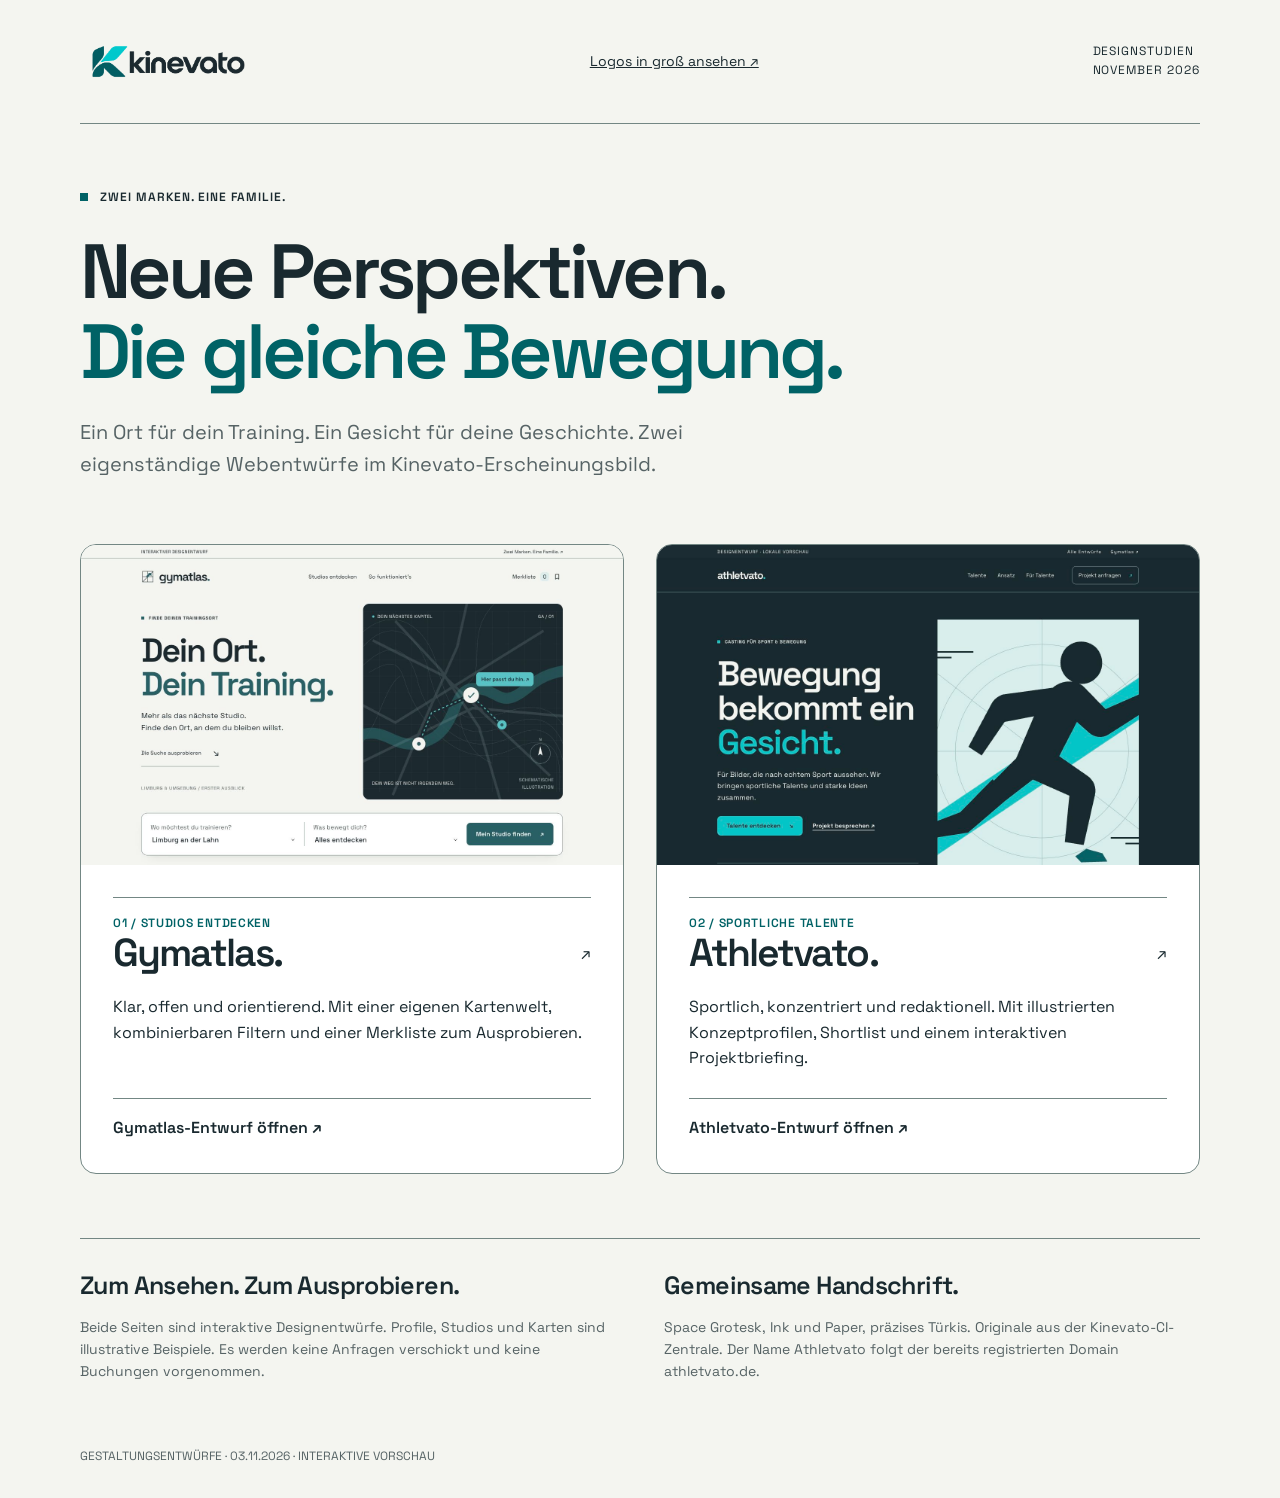
<file: index.html>
<!doctype html><html lang="de"><head><meta charset="utf-8"><meta name="viewport" content="width=device-width,initial-scale=1"><meta name="robots" content="noindex,nofollow"><meta name="description" content="Zwei interaktive Designentwürfe für Gymatlas und Athletvato im Kinevato-CI."><title>Gymatlas & Athletvato — Die Designentwürfe</title><link rel="icon" href="gymatlas/icon.svg"><link rel="stylesheet" href="shared.css"><style>header{padding-block:32px;display:flex;flex-wrap:wrap;justify-content:space-between;align-items:center;border-bottom:1px solid var(--line);gap:24px}header img{width:176px;height:auto}.label{font-size:12px;letter-spacing:.08em}main{padding-block:64px}h1{font-size:clamp(44px,6vw,80px);margin-block:24px;max-width:900px}h1 span{color:var(--deep)}.intro{font-size:20px;color:var(--muted);max-width:700px}.concepts{display:grid;grid-template-columns:1fr 1fr;gap:32px;margin-block:64px}.concept{border:1px solid var(--line);border-radius:16px;overflow:hidden;text-decoration:none;background:var(--white);transition:transform .18s var(--ease)}.concept:hover{transform:translateY(-4px)}.preview-image{height:320px;overflow:hidden;background:var(--soft);position:relative}.preview-image img{display:block;width:100%;height:auto}.concept:nth-child(2) .preview-image{background:var(--ink)}.concept-copy{padding:32px}.concept-copy>div{display:flex;justify-content:space-between;align-items:center}.concept h2{font-size:39px}.concept-copy>p{margin-block:20px 24px;min-height:80px}.concept-copy>span{display:block;border-top:1px solid var(--line);padding-top:16px;font-weight:600}.project-type{font-size:12px;letter-spacing:.06em;color:var(--deep)}.notes{border-top:1px solid var(--line);padding-top:32px;display:grid;grid-template-columns:1fr 1fr;gap:48px}.notes h3{font-size:25px;margin-bottom:16px}.notes p{font-size:14px;color:var(--muted)}footer{padding-bottom:32px;font-size:12px;color:var(--muted)}@media(max-width:767px){header{padding-block:24px}.label{text-align:right;max-width:140px}header img{width:144px}main{padding-block:32px}.intro{font-size:18px}.concepts{grid-template-columns:1fr;margin-block:40px;gap:24px}.preview-image{height:240px}.concept-copy{padding:24px}.concept h2{font-size:31px}.notes{grid-template-columns:1fr;gap:24px}.concept-copy>p{min-height:0}}</style></head><body><a class="skip" href="#inhalt">Zum Inhalt</a><header class="wrap"><img src="assets/kinevato-logo.png" alt="Kinevato" width="176" height="59"><a href="logos.html" style="font-size:14px">Logos in groß ansehen ↗</a><span class="label">DESIGNSTUDIEN<br>NOVEMBER 2026</span></header><main class="wrap" id="inhalt"><p class="eyebrow">ZWEI MARKEN. EINE FAMILIE.</p><h1>Neue Perspektiven.<br><span>Die gleiche Bewegung.</span></h1><p class="intro">Ein Ort für dein Training. Ein Gesicht für deine Geschichte. Zwei eigenständige Webentwürfe im Kinevato-Erscheinungsbild.</p><div class="concepts"><a class="concept" href="gymatlas/"><div class="preview-image"><img src="pruefung/gymatlas-desktop.png" alt="Vorschau der Gymatlas-Website mit heller Typografie und Atlasgrafik" width="1440" height="900"></div><div class="concept-copy"><span class="project-type">01 / STUDIOS ENTDECKEN</span><div><h2>Gymatlas.</h2><span aria-hidden="true">↗</span></div><p>Klar, offen und orientierend. Mit einer eigenen Kartenwelt, kombinierbaren Filtern und einer Merkliste zum Ausprobieren.</p><span>Gymatlas-Entwurf öffnen ↗</span></div></a><a class="concept" href="athletvato/"><div class="preview-image"><img src="pruefung/athletvato-desktop.png" alt="Vorschau der Athletvato-Website mit dunkler Gestaltung und Bewegungsillustration" width="1440" height="900"></div><div class="concept-copy"><span class="project-type">02 / SPORTLICHE TALENTE</span><div><h2>Athletvato.</h2><span aria-hidden="true">↗</span></div><p>Sportlich, konzentriert und redaktionell. Mit illustrierten Konzeptprofilen, Shortlist und einem interaktiven Projektbriefing.</p><span>Athletvato-Entwurf öffnen ↗</span></div></a></div><div class="notes"><div><h3>Zum Ansehen. Zum Ausprobieren.</h3><p>Beide Seiten sind interaktive Designentwürfe. Profile, Studios und Karten sind illustrative Beispiele. Es werden keine Anfragen verschickt und keine Buchungen vorgenommen.</p></div><div><h3>Gemeinsame Handschrift.</h3><p>Space Grotesk, Ink und Paper, präzises Türkis. Originale aus der Kinevato-CI-Zentrale. Der Name Athletvato folgt der bereits registrierten Domain athletvato.de.</p></div></div></main><footer class="wrap">GESTALTUNGSENTWÜRFE · 03.11.2026 · INTERAKTIVE VORSCHAU</footer></body></html>
</file>
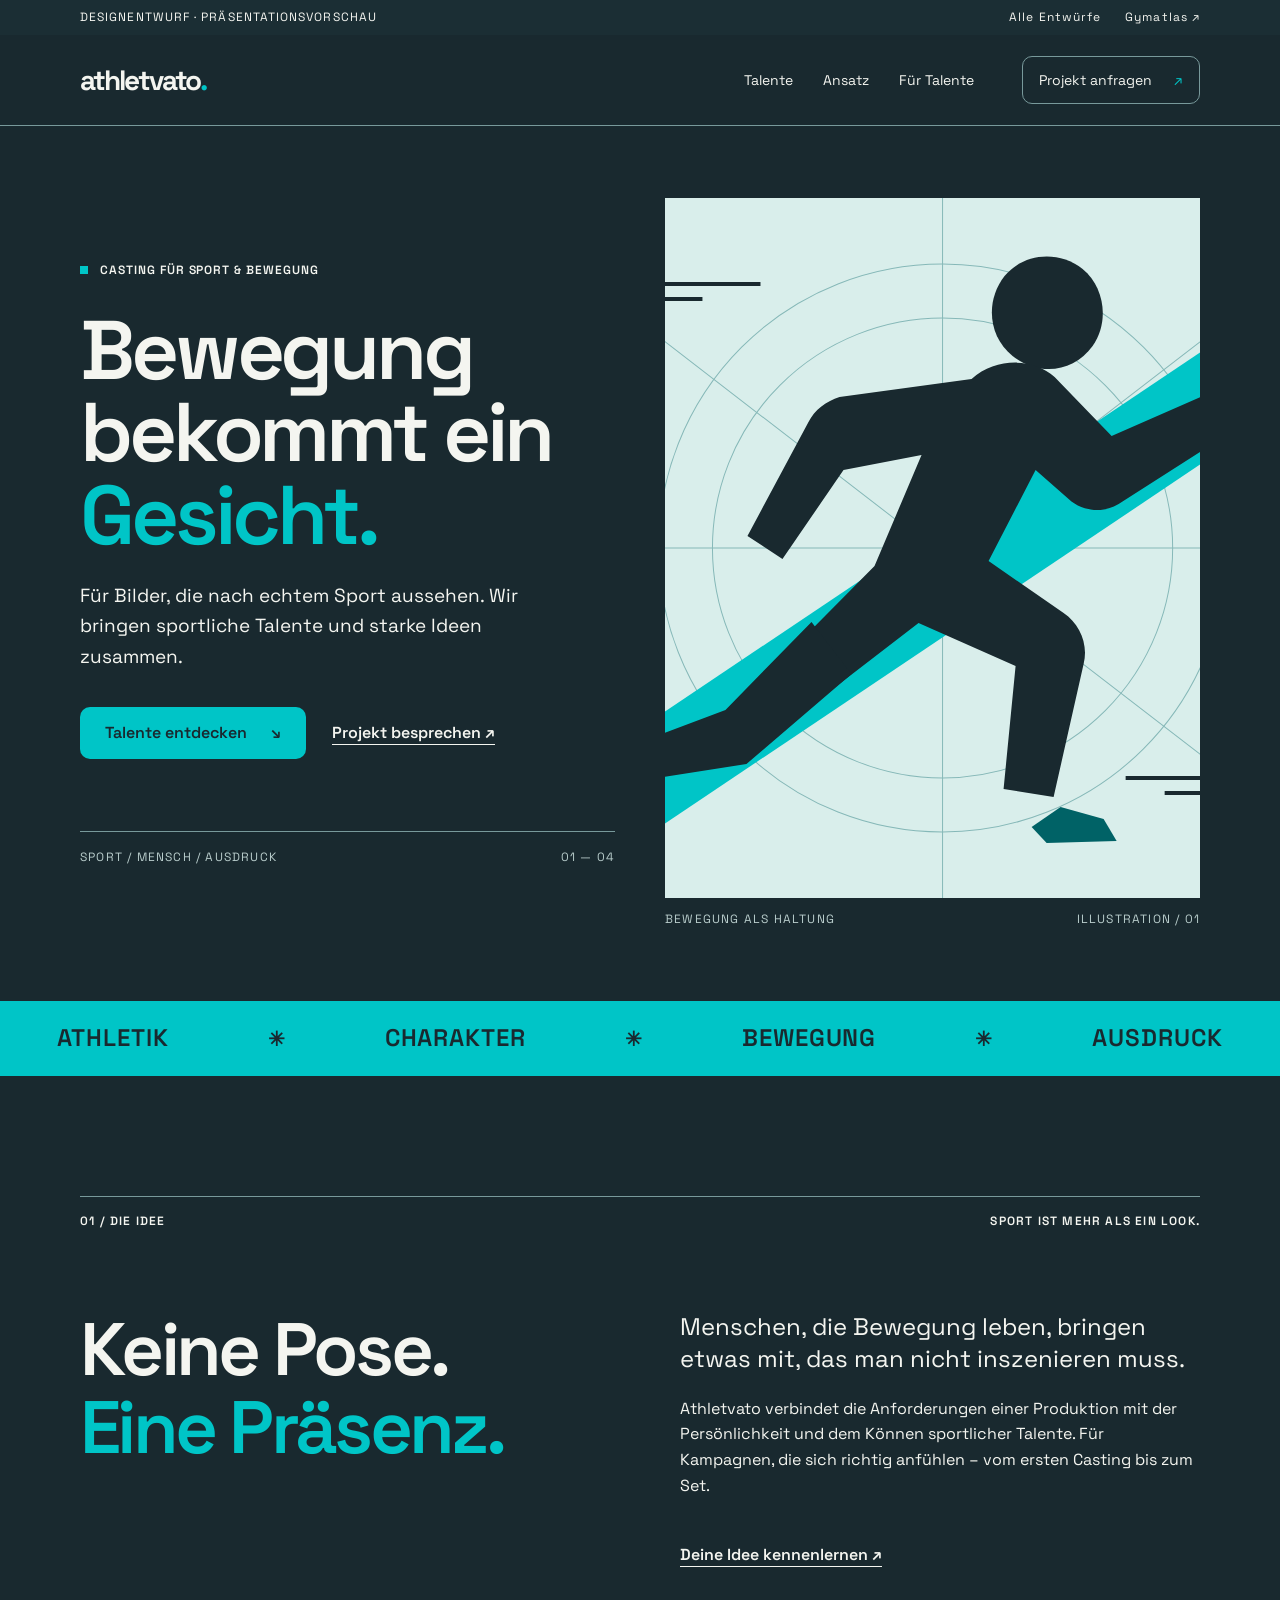
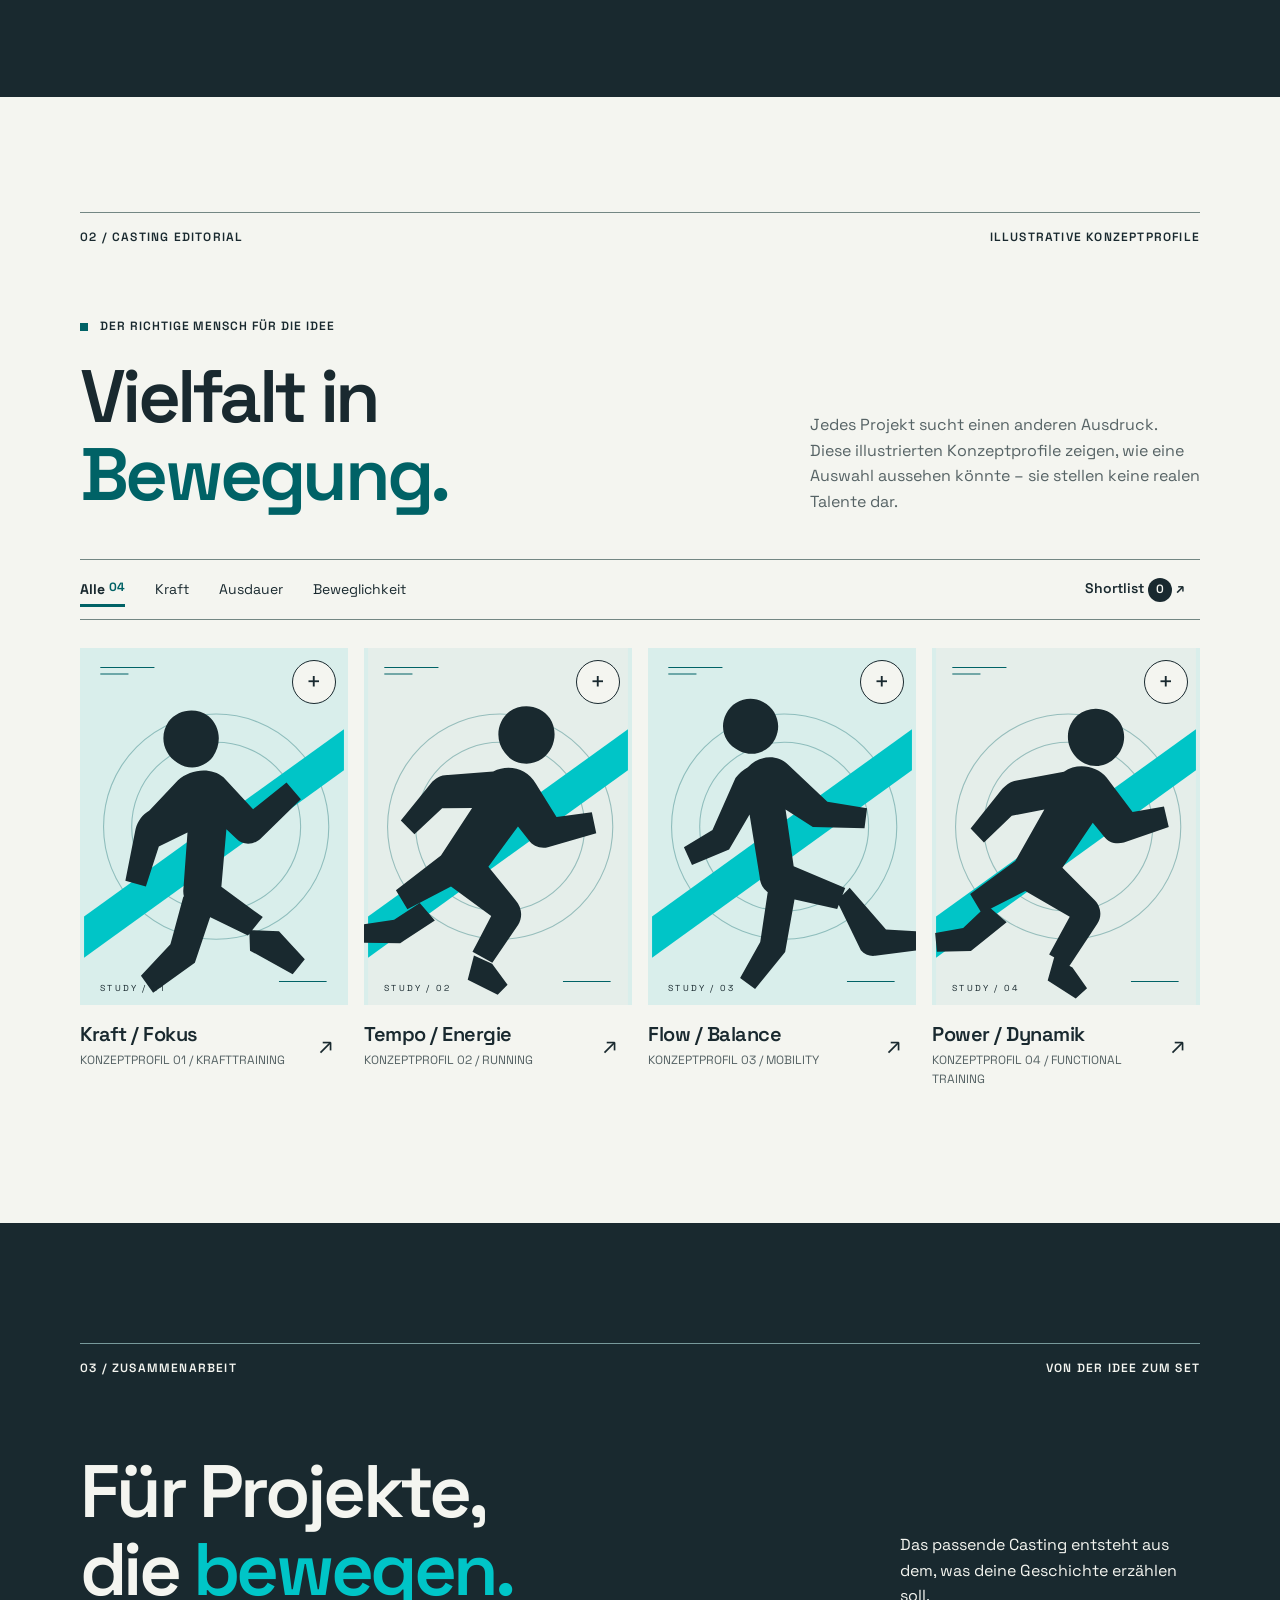
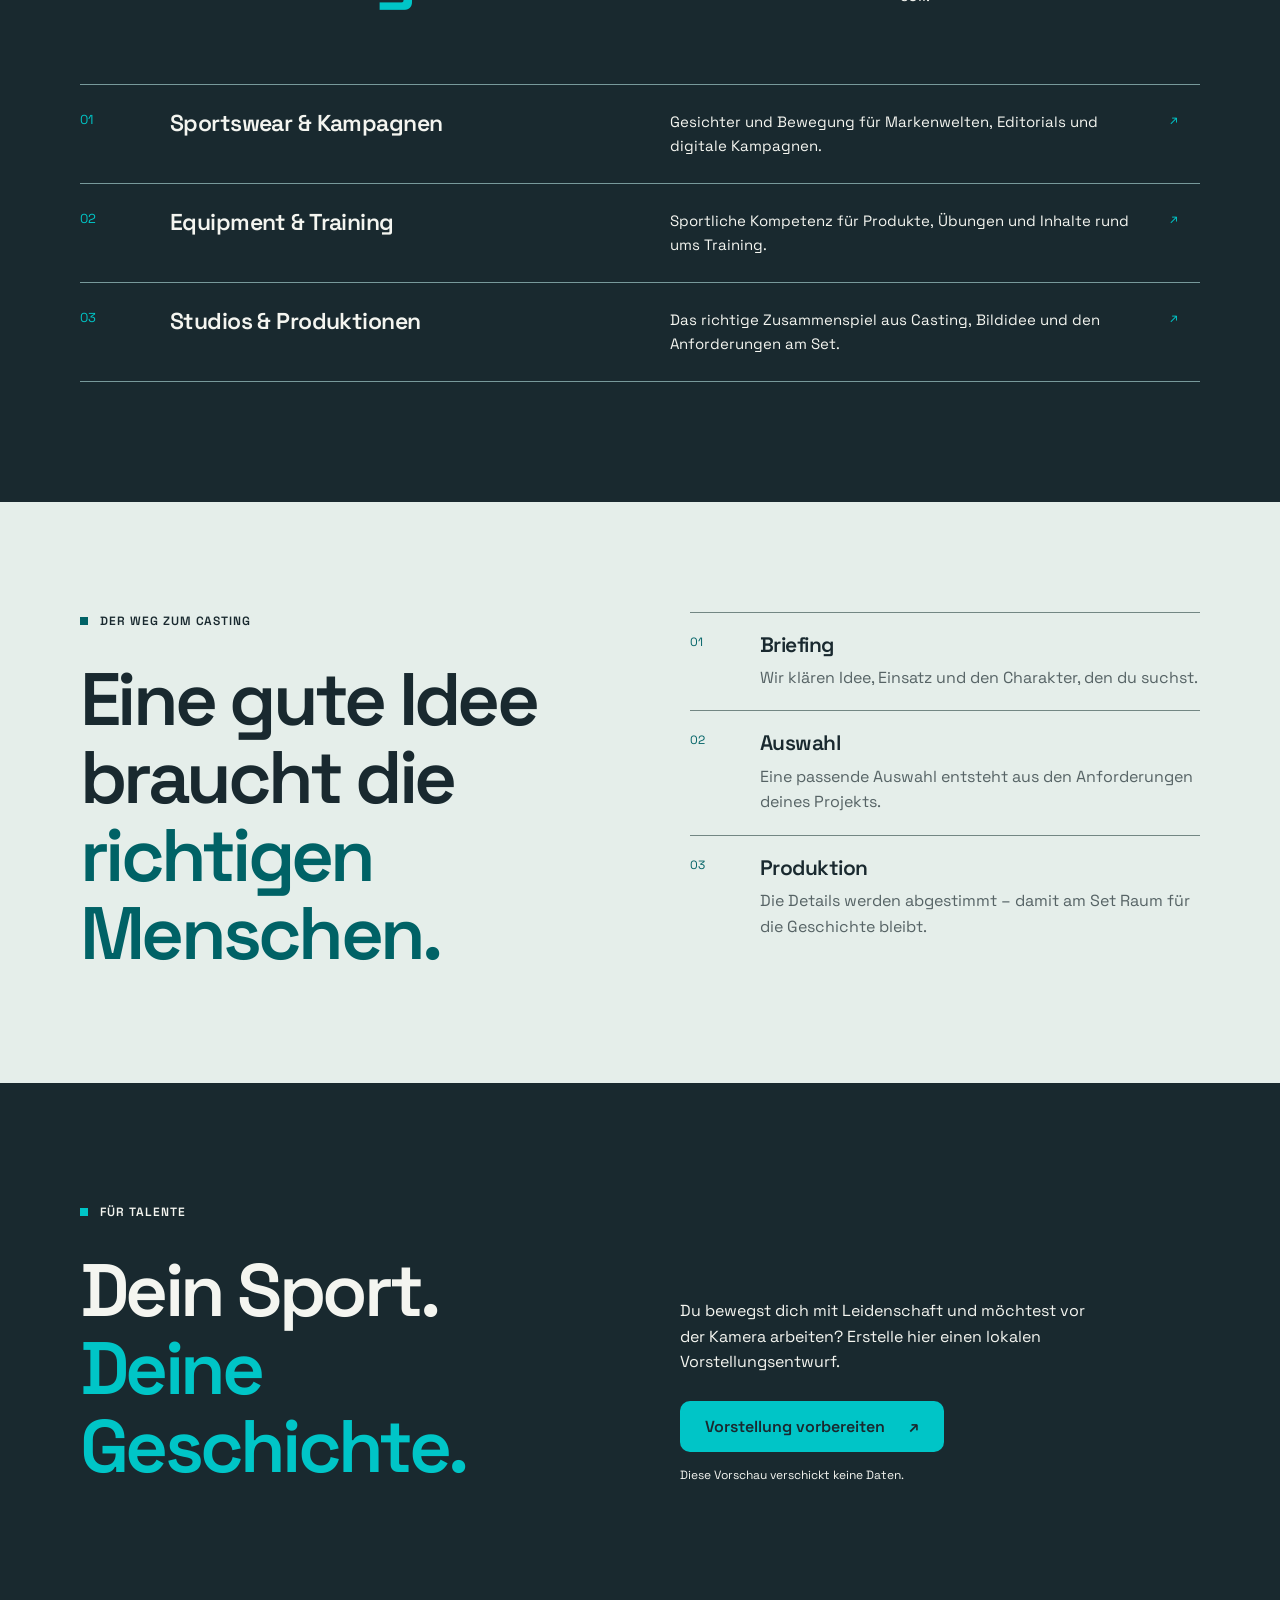
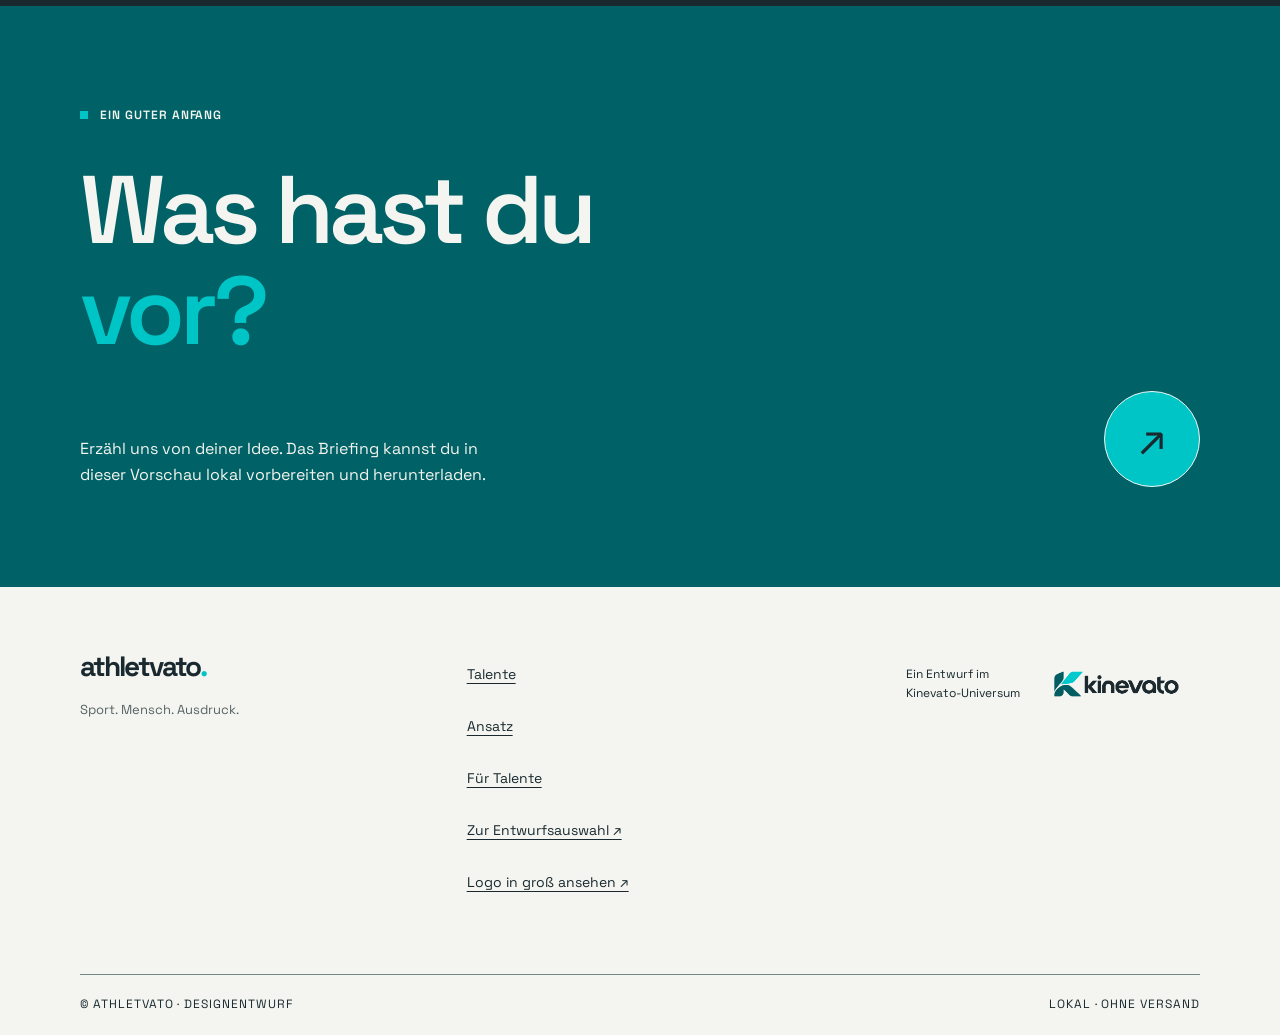
<file: athletvato/index.html>
<!doctype html>
<html lang="de"><head><meta charset="utf-8"><meta name="robots" content="noindex,nofollow"><link rel="icon" href="favicon.svg" type="image/svg+xml"><meta name="viewport" content="width=device-width, initial-scale=1"><meta name="description" content="Athletvato Designentwurf: Casting und athletische Talente für Sportproduktionen."><title>Athletvato — Bewegung bekommt ein Gesicht</title><link rel="preload" href="../assets/SpaceGrotesk.ttf" as="font" type="font/ttf" crossorigin><link rel="preload" href="motion.svg" as="image"><link rel="stylesheet" href="../shared.css"><link rel="stylesheet" href="styles.css"><script src="app.js" defer></script></head>
<body class="dark"><a class="skip" href="#main">Zum Inhalt springen</a>
<div class="preview"><div class="wrap preview-inner"><span>DESIGNENTWURF · PRÄSENTATIONSVORSCHAU</span><div><a href="../">Alle Entwürfe</a><a href="../gymatlas/">Gymatlas ↗</a></div></div></div>
<header class="site-header"><div class="wrap nav"><a class="wordmark" href="#top" aria-label="Athletvato Startseite">athletvato<span>.</span></a><nav aria-label="Hauptnavigation"><a href="#talents">Talente</a><a href="#approach">Ansatz</a><a href="#join">Für Talente</a></nav><button class="nav-brief" data-open-brief>Projekt anfragen <span>↗</span></button></div></header>
<main id="main"><section class="hero wrap" id="top"><div class="hero-copy"><div class="eyebrow">Casting für Sport & Bewegung</div><h1>Bewegung<br>bekommt ein <em>Gesicht.</em></h1><p>Für Bilder, die nach echtem Sport aussehen. Wir bringen sportliche Talente und starke Ideen zusammen.</p><div class="hero-actions"><a class="btn accent" href="#talents">Talente entdecken <span>↘</span></a><button class="text-link" data-open-brief>Projekt besprechen ↗</button></div><div class="hero-index"><span>SPORT / MENSCH / AUSDRUCK</span><span>01 — 04</span></div></div><div class="hero-art"><img src="motion.svg" width="760" height="700" fetchpriority="high" alt="Abstrakte Bewegungsstudie einer athletischen Figur"><div class="art-caption"><span>BEWEGUNG ALS HALTUNG</span><span>ILLUSTRATION / 01</span></div></div></section>
<div class="ticker" aria-hidden="true"><span>ATHLETIK</span><b>✳</b><span>CHARAKTER</span><b>✳</b><span>BEWEGUNG</span><b>✳</b><span>AUSDRUCK</span></div>
<section class="manifesto wrap" id="approach"><div class="section-meta"><span>01 / DIE IDEE</span><span>SPORT IST MEHR ALS EIN LOOK.</span></div><div class="manifesto-body"><h2>Keine Pose.<br><span>Eine Präsenz.</span></h2><div><p class="lead">Menschen, die Bewegung leben, bringen etwas mit, das man nicht inszenieren muss.</p><p>Athletvato verbindet die Anforderungen einer Produktion mit der Persönlichkeit und dem Können sportlicher Talente. Für Kampagnen, die sich richtig anfühlen – vom ersten Casting bis zum Set.</p><button class="text-link light-link" data-open-brief>Deine Idee kennenlernen ↗</button></div></div></section>
<section class="talents" id="talents"><div class="wrap"><div class="section-meta"><span>02 / CASTING EDITORIAL</span><span>ILLUSTRATIVE KONZEPTPROFILE</span></div><div class="talent-heading"><div><div class="eyebrow">Der richtige Mensch für die Idee</div><h2>Vielfalt in<br><em>Bewegung.</em></h2></div><p>Jedes Projekt sucht einen anderen Ausdruck. Diese illustrierten Konzeptprofile zeigen, wie eine Auswahl aussehen könnte – sie stellen keine realen Talente dar.</p></div><div class="filterbar"><div class="filters" role="group" aria-label="Konzeptprofile filtern"><button class="filter active" data-filter="Alle" aria-pressed="true">Alle <span>04</span></button><button class="filter" data-filter="Kraft" aria-pressed="false">Kraft</button><button class="filter" data-filter="Ausdauer" aria-pressed="false">Ausdauer</button><button class="filter" data-filter="Beweglichkeit" aria-pressed="false">Beweglichkeit</button></div><button class="shortlist-toggle" id="show-shortlist" aria-pressed="false">Shortlist <span class="count">0</span> ↗</button></div><div class="talent-grid" id="talent-grid"></div><p class="empty" id="empty" hidden>Deine Shortlist ist noch leer. Merke dir ein Konzeptprofil mit dem Plus.</p></div></section>
<section class="services wrap"><div class="section-meta"><span>03 / ZUSAMMENARBEIT</span><span>VON DER IDEE ZUM SET</span></div><div class="services-head"><h2>Für Projekte,<br>die <em>bewegen.</em></h2><p>Das passende Casting entsteht aus dem, was deine Geschichte erzählen soll.</p></div><div class="service-list"><div><span>01</span><h3>Sportswear & Kampagnen</h3><p>Gesichter und Bewegung für Markenwelten, Editorials und digitale Kampagnen.</p><span>↗</span></div><div><span>02</span><h3>Equipment & Training</h3><p>Sportliche Kompetenz für Produkte, Übungen und Inhalte rund ums Training.</p><span>↗</span></div><div><span>03</span><h3>Studios & Produktionen</h3><p>Das richtige Zusammenspiel aus Casting, Bildidee und den Anforderungen am Set.</p><span>↗</span></div></div></section>
<section class="process"><div class="wrap process-inner"><div><div class="eyebrow">Der Weg zum Casting</div><h2>Eine gute Idee<br>braucht die <em>richtigen Menschen.</em></h2></div><ol><li><span>01</span><div><h3>Briefing</h3><p>Wir klären Idee, Einsatz und den Charakter, den du suchst.</p></div></li><li><span>02</span><div><h3>Auswahl</h3><p>Eine passende Auswahl entsteht aus den Anforderungen deines Projekts.</p></div></li><li><span>03</span><div><h3>Produktion</h3><p>Die Details werden abgestimmt – damit am Set Raum für die Geschichte bleibt.</p></div></li></ol></div></section>
<section class="join wrap" id="join"><div><div class="eyebrow">Für Talente</div><h2>Dein Sport.<br><em>Deine Geschichte.</em></h2></div><div><p>Du bewegst dich mit Leidenschaft und möchtest vor der Kamera arbeiten? Erstelle hier einen lokalen Vorstellungsentwurf.</p><button class="btn accent" id="open-apply">Vorstellung vorbereiten <span>↗</span></button><p class="small">Diese Vorschau verschickt keine Daten.</p></div></section>
<section class="end-cta"><div class="wrap"><div class="eyebrow">Ein guter Anfang</div><h2>Was hast du<br><em>vor?</em></h2><div class="end-bottom"><p>Erzähl uns von deiner Idee. Das Briefing kannst du in dieser Vorschau lokal vorbereiten und herunterladen.</p><button class="round-arrow" data-open-brief aria-label="Projektbriefing erstellen">↗</button></div></div></section></main>
<footer><div class="wrap footer-inner"><div><a class="wordmark" href="#top">athletvato<span>.</span></a><p>Sport. Mensch. Ausdruck.</p></div><div class="footer-links"><a href="#talents">Talente</a><a href="#approach">Ansatz</a><a href="#join">Für Talente</a><a href="../">Zur Entwurfsauswahl ↗</a><a href="../logos.html?brand=athletvato">Logo in groß ansehen ↗</a></div><div class="kinevato-parent"><span>Ein Entwurf im<br>Kinevato-Universum</span><img src="../assets/kinevato-logo.png" alt="Kinevato"></div></div><div class="wrap footer-bottom"><span>© ATHLETVATO · DESIGNENTWURF</span><span>LOKAL · OHNE VERSAND</span></div></footer>
<dialog id="profile-dialog" aria-labelledby="profile-title"><button class="dialog-close" data-close aria-label="Dialog schließen">✕</button><div id="profile-content"></div></dialog>
<dialog id="brief-dialog" aria-labelledby="brief-title"><button class="dialog-close" data-close aria-label="Dialog schließen">✕</button><div class="dialog-kicker">PROJEKTBRIEFING · LOKALER ENTWURF</div><h2 id="brief-title">Erzähl uns von deiner Idee.</h2><p class="dialog-intro">In zwei Schritten zu einer Zusammenfassung. Es werden keine Daten versendet.</p><form id="brief-form"><fieldset id="step-one"><legend>01 / Das Projekt</legend><label for="project">Was ist geplant? <span>(Pflichtfeld)</span></label><input id="project" name="project" required placeholder="z. B. Kampagne für Sportswear"><label for="category">Wofür suchst du Talente?</label><select id="category" name="category"><option>Sportswear & Kampagne</option><option>Equipment & Training</option><option>Studio & Produktion</option><option>Etwas anderes</option></select><label for="idea">Was sollten wir über die Idee wissen?</label><textarea id="idea" name="idea" rows="3" placeholder="Stimmung, Sportart oder gewünschter Ausdruck …"></textarea><button class="btn" type="button" id="next-step">Weiter zu den Details →</button></fieldset><fieldset id="step-two" hidden><legend>02 / Die Details</legend><label for="timing">Wann und wo ist die Produktion geplant?</label><input id="timing" name="timing" placeholder="Zeitraum und Ort, falls bekannt"><label for="contact">Wie dürfen wir dich im Entwurf nennen?</label><input id="contact" name="contact" placeholder="Name oder Unternehmen"><div class="summary" id="brief-summary"></div><div class="dialog-actions"><button class="btn secondary" type="button" id="prev-step">← Zurück</button><button class="btn" type="submit">Entwurf herunterladen ↓</button></div></fieldset><p class="download-status" id="brief-status" role="status"></p></form></dialog>
<dialog id="apply-dialog" aria-labelledby="apply-title"><button class="dialog-close" data-close aria-label="Dialog schließen">✕</button><div class="dialog-kicker">FÜR TALENTE · LOKALER ENTWURF</div><h2 id="apply-title">Stell dich vor.</h2><p class="dialog-intro">Deine Angaben bleiben auf diesem Gerät. Lade deinen Entwurf herunter, um ihn später zu verwenden.</p><form id="apply-form"><label for="apply-name">Dein Name <span>(Pflichtfeld)</span></label><input id="apply-name" name="name" required><label for="apply-sport">Dein Sport <span>(Pflichtfeld)</span></label><input id="apply-sport" name="sport" required><label for="apply-story">Was möchtest du über dich erzählen?</label><textarea id="apply-story" name="story" rows="4"></textarea><button class="btn" type="submit">Vorstellung herunterladen ↓</button><p class="download-status" id="apply-status" role="status"></p></form></dialog>
</body></html>
</file>
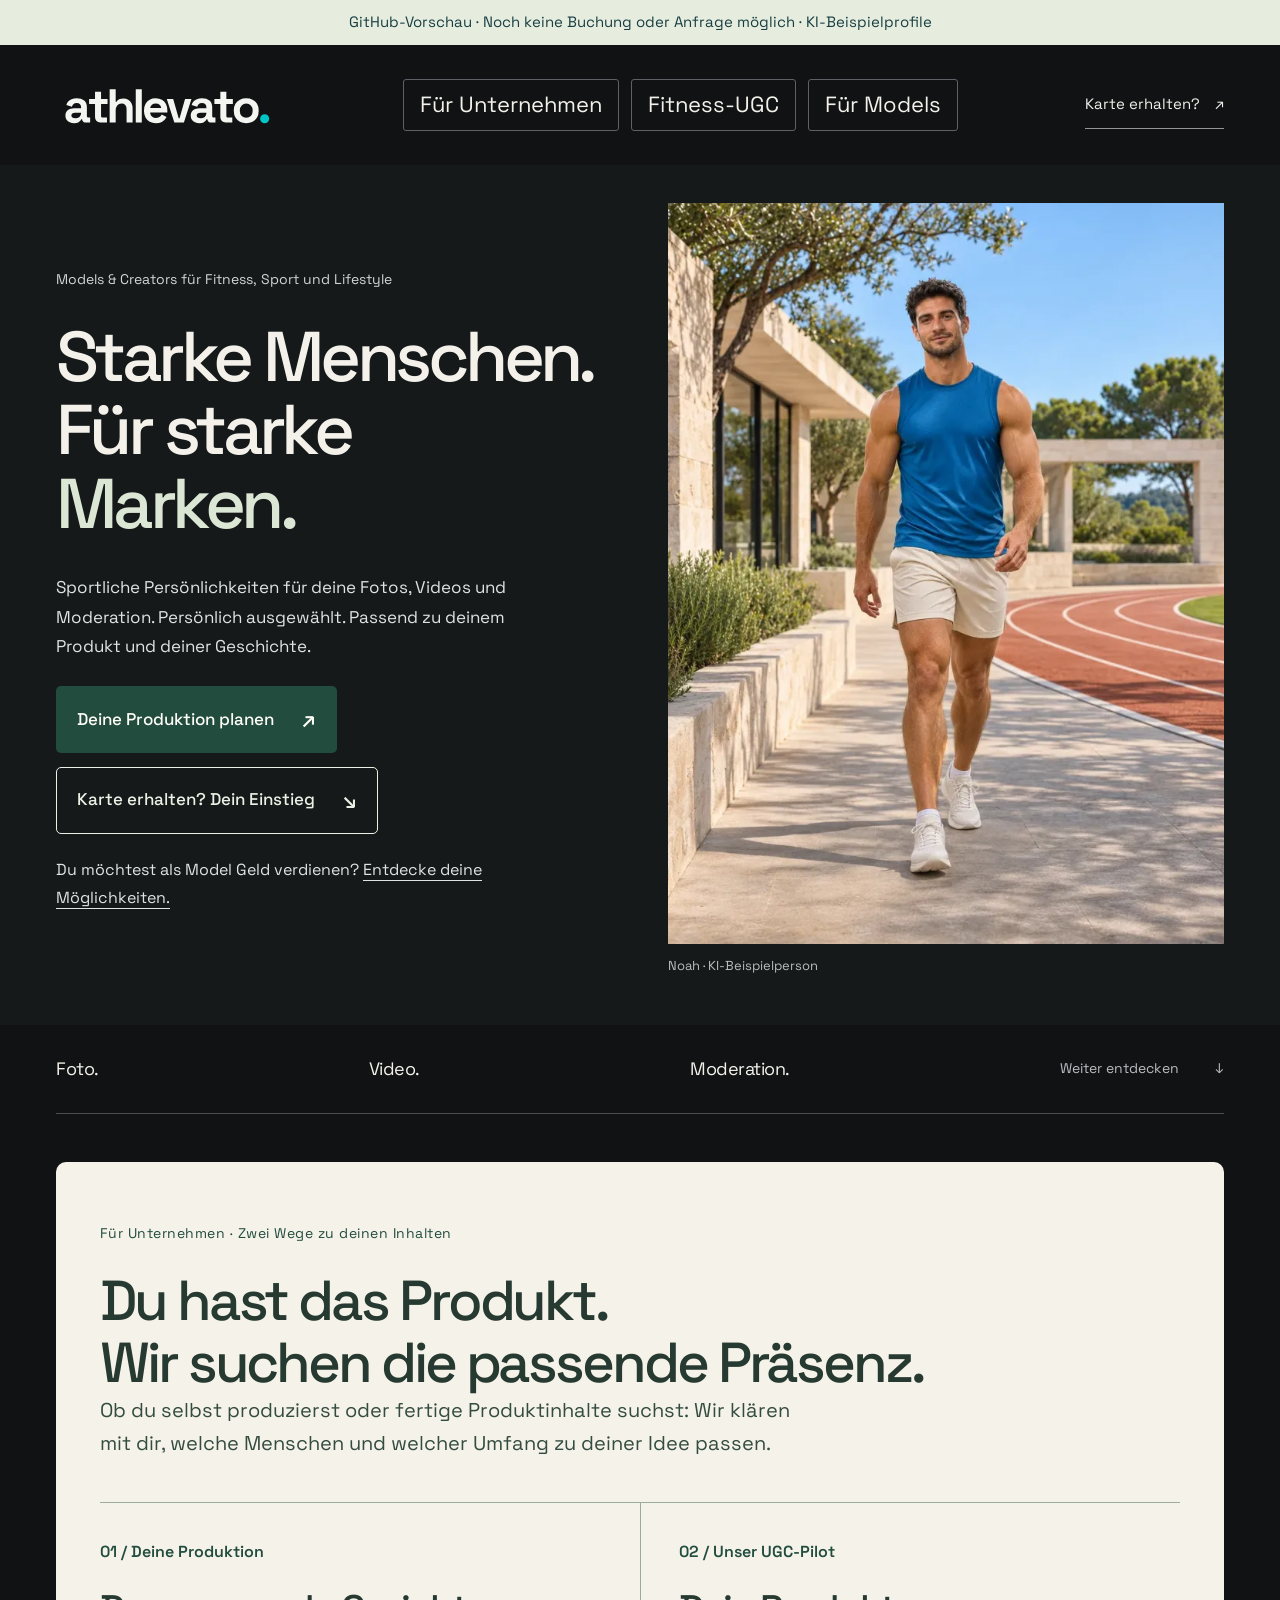
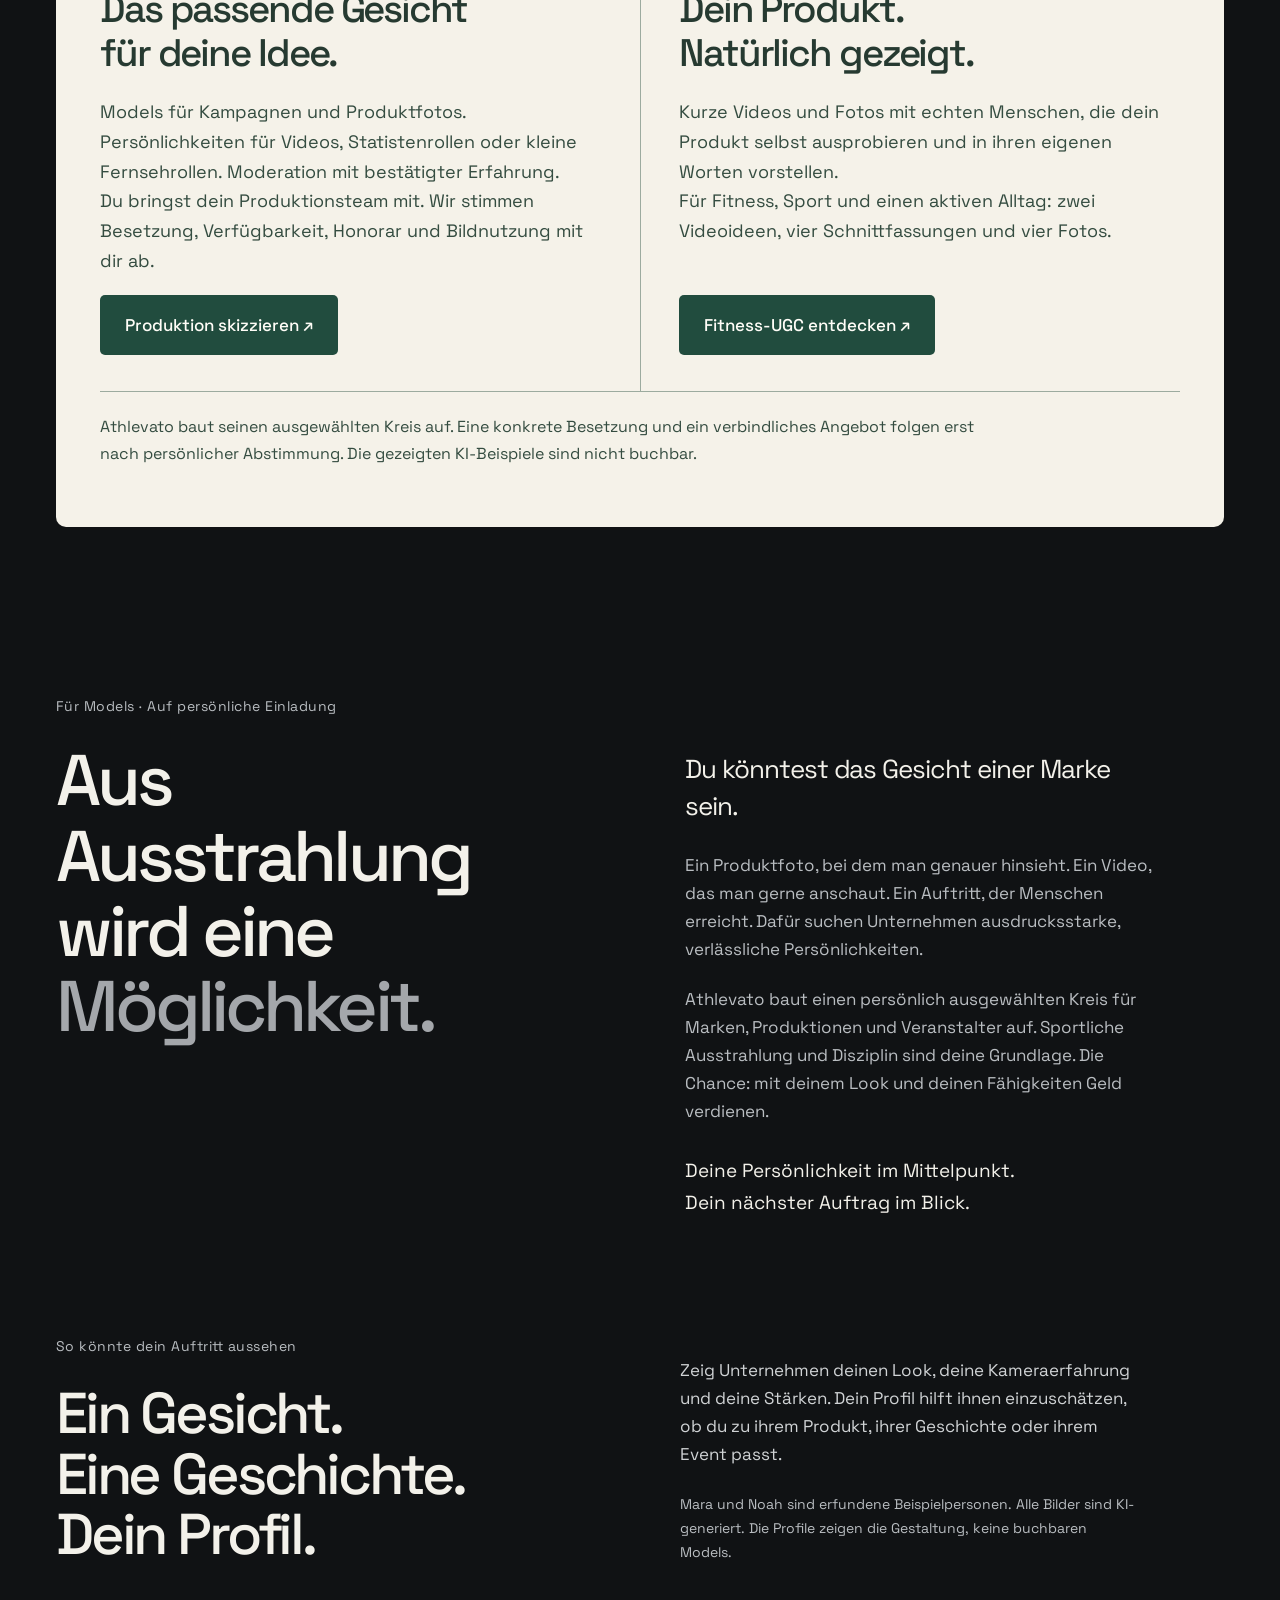
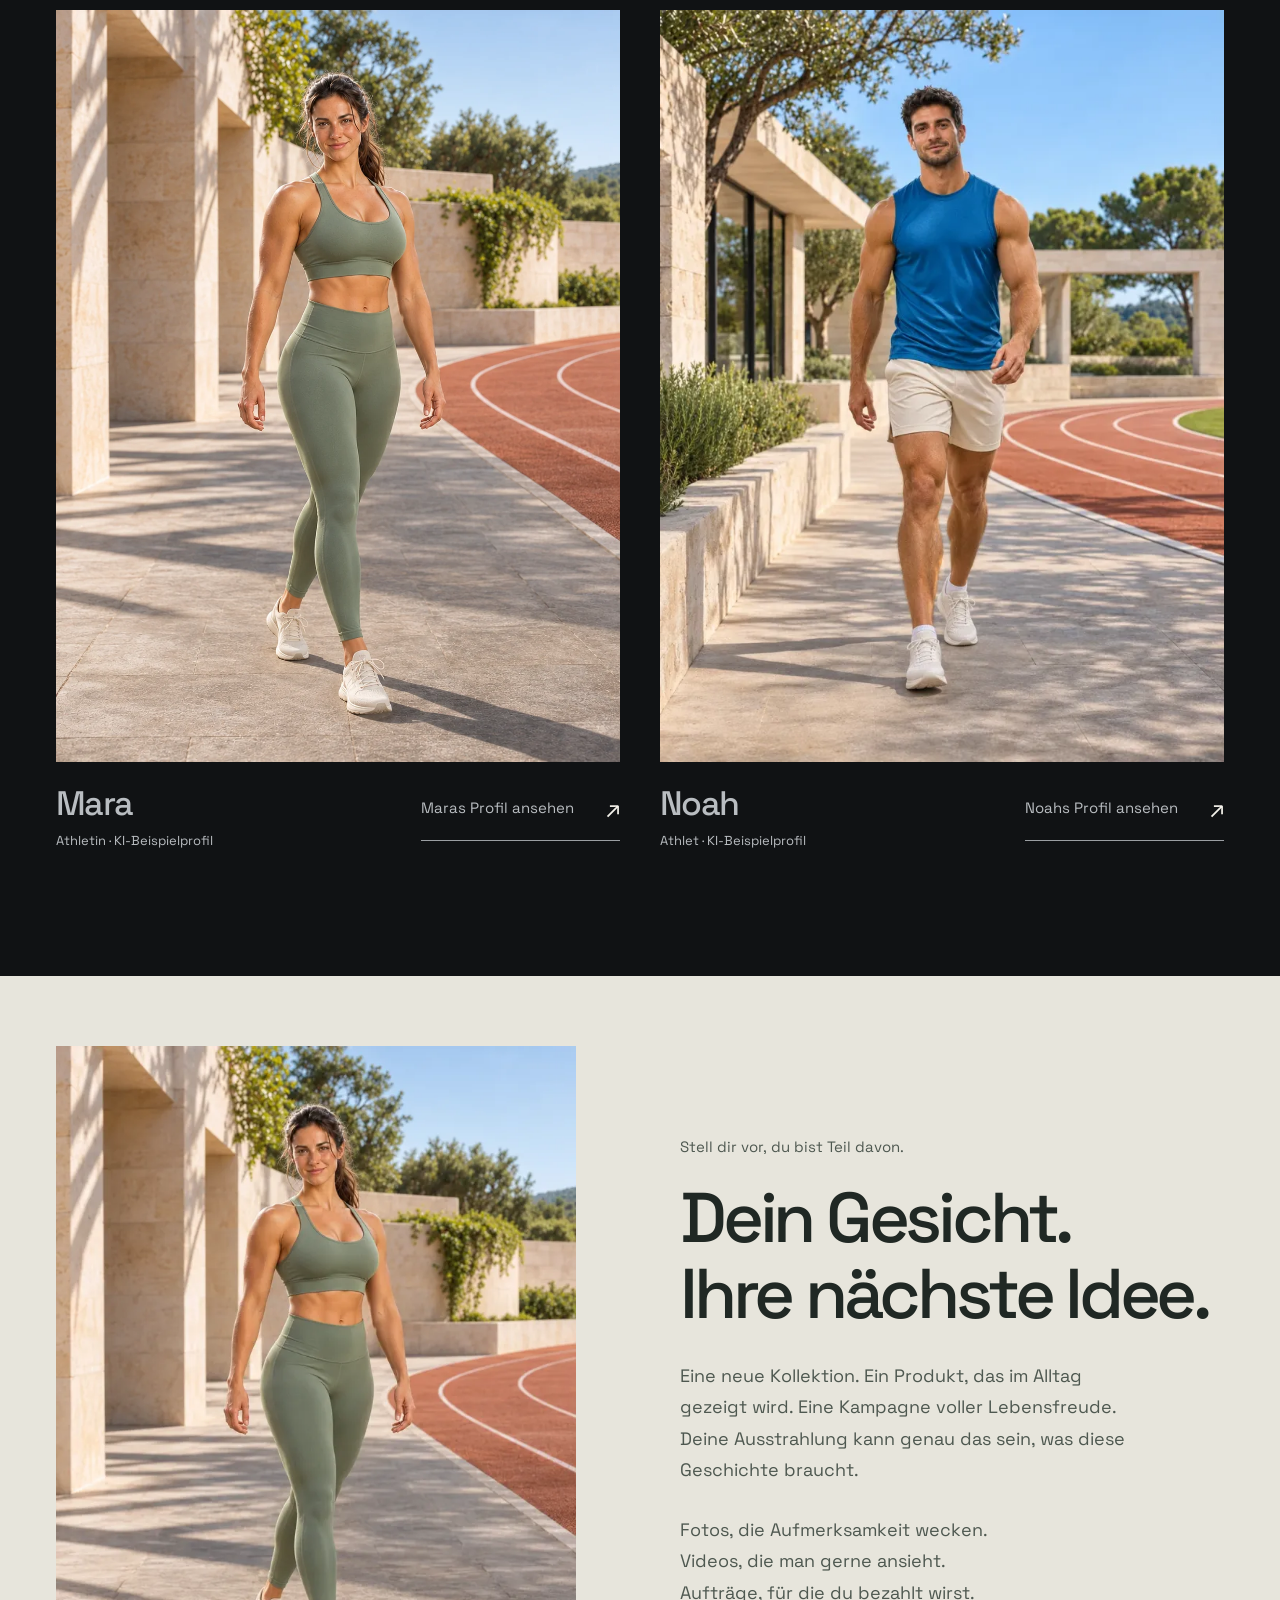
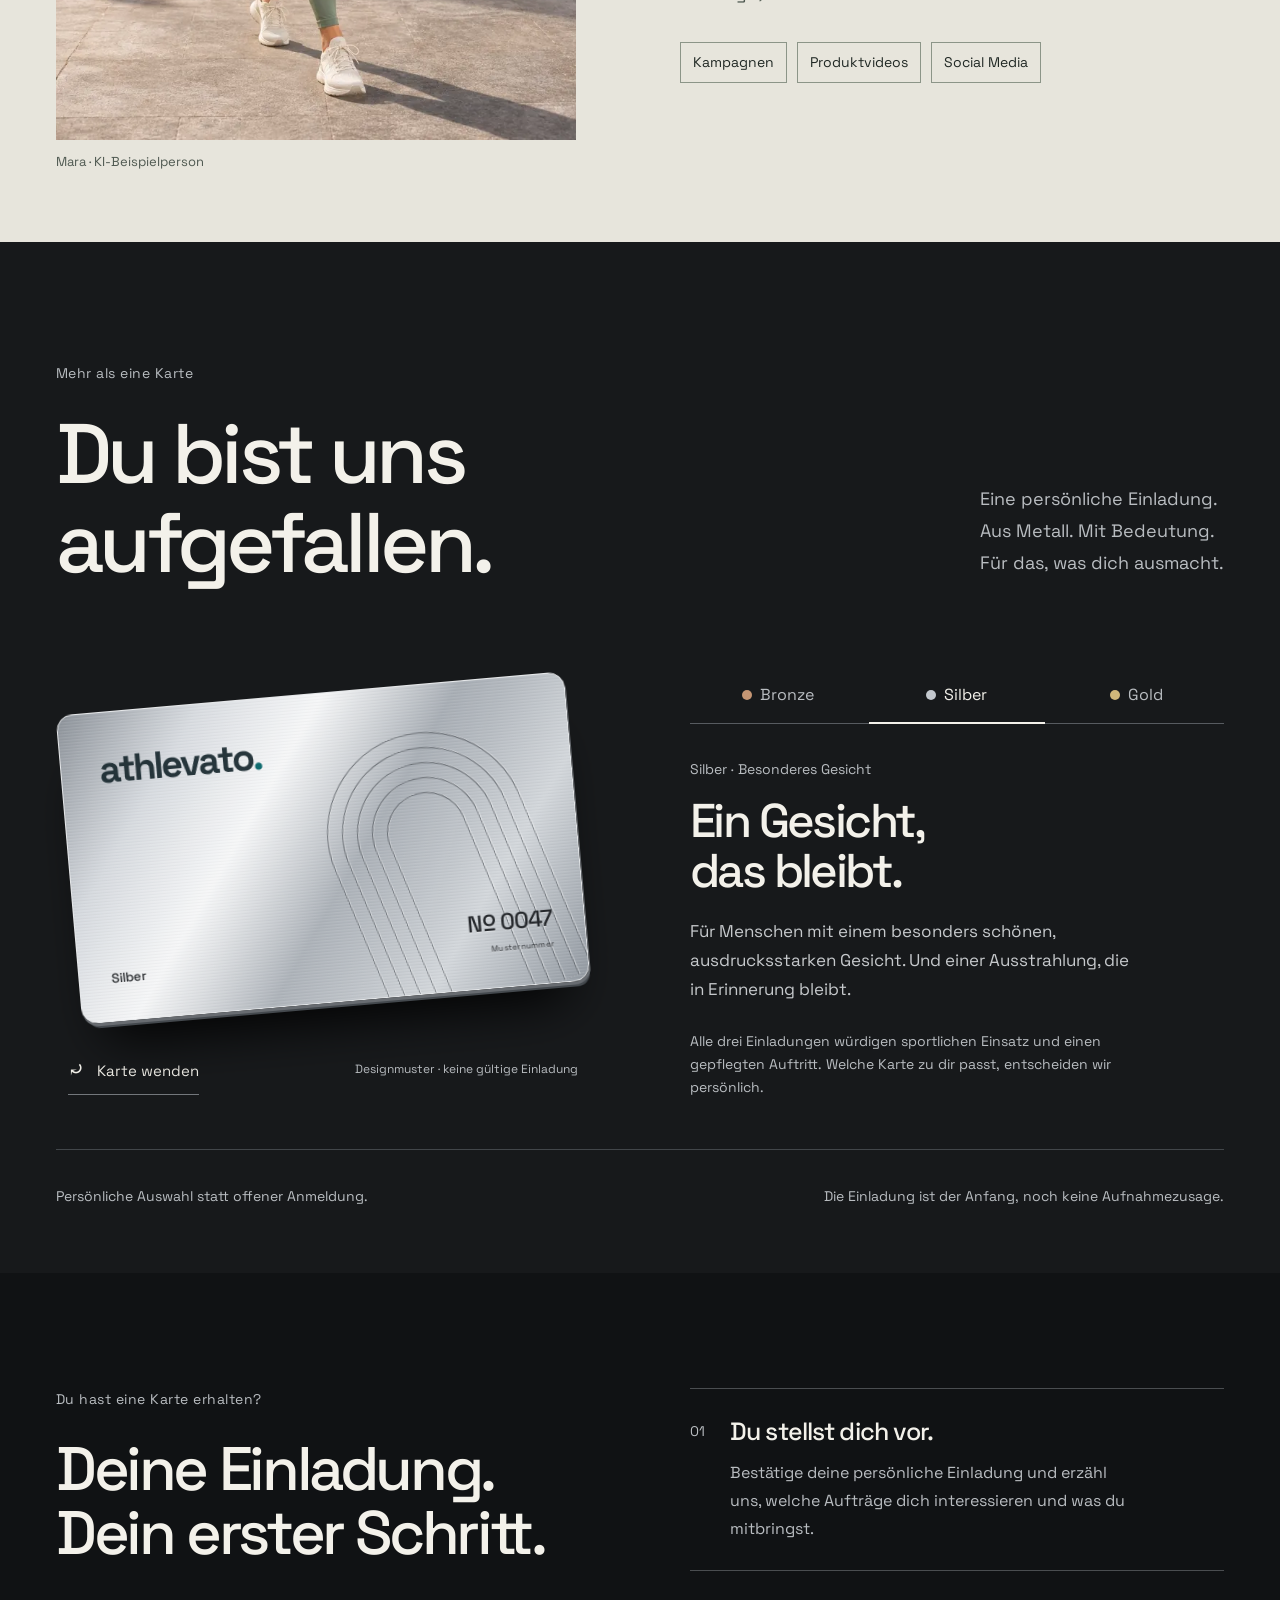
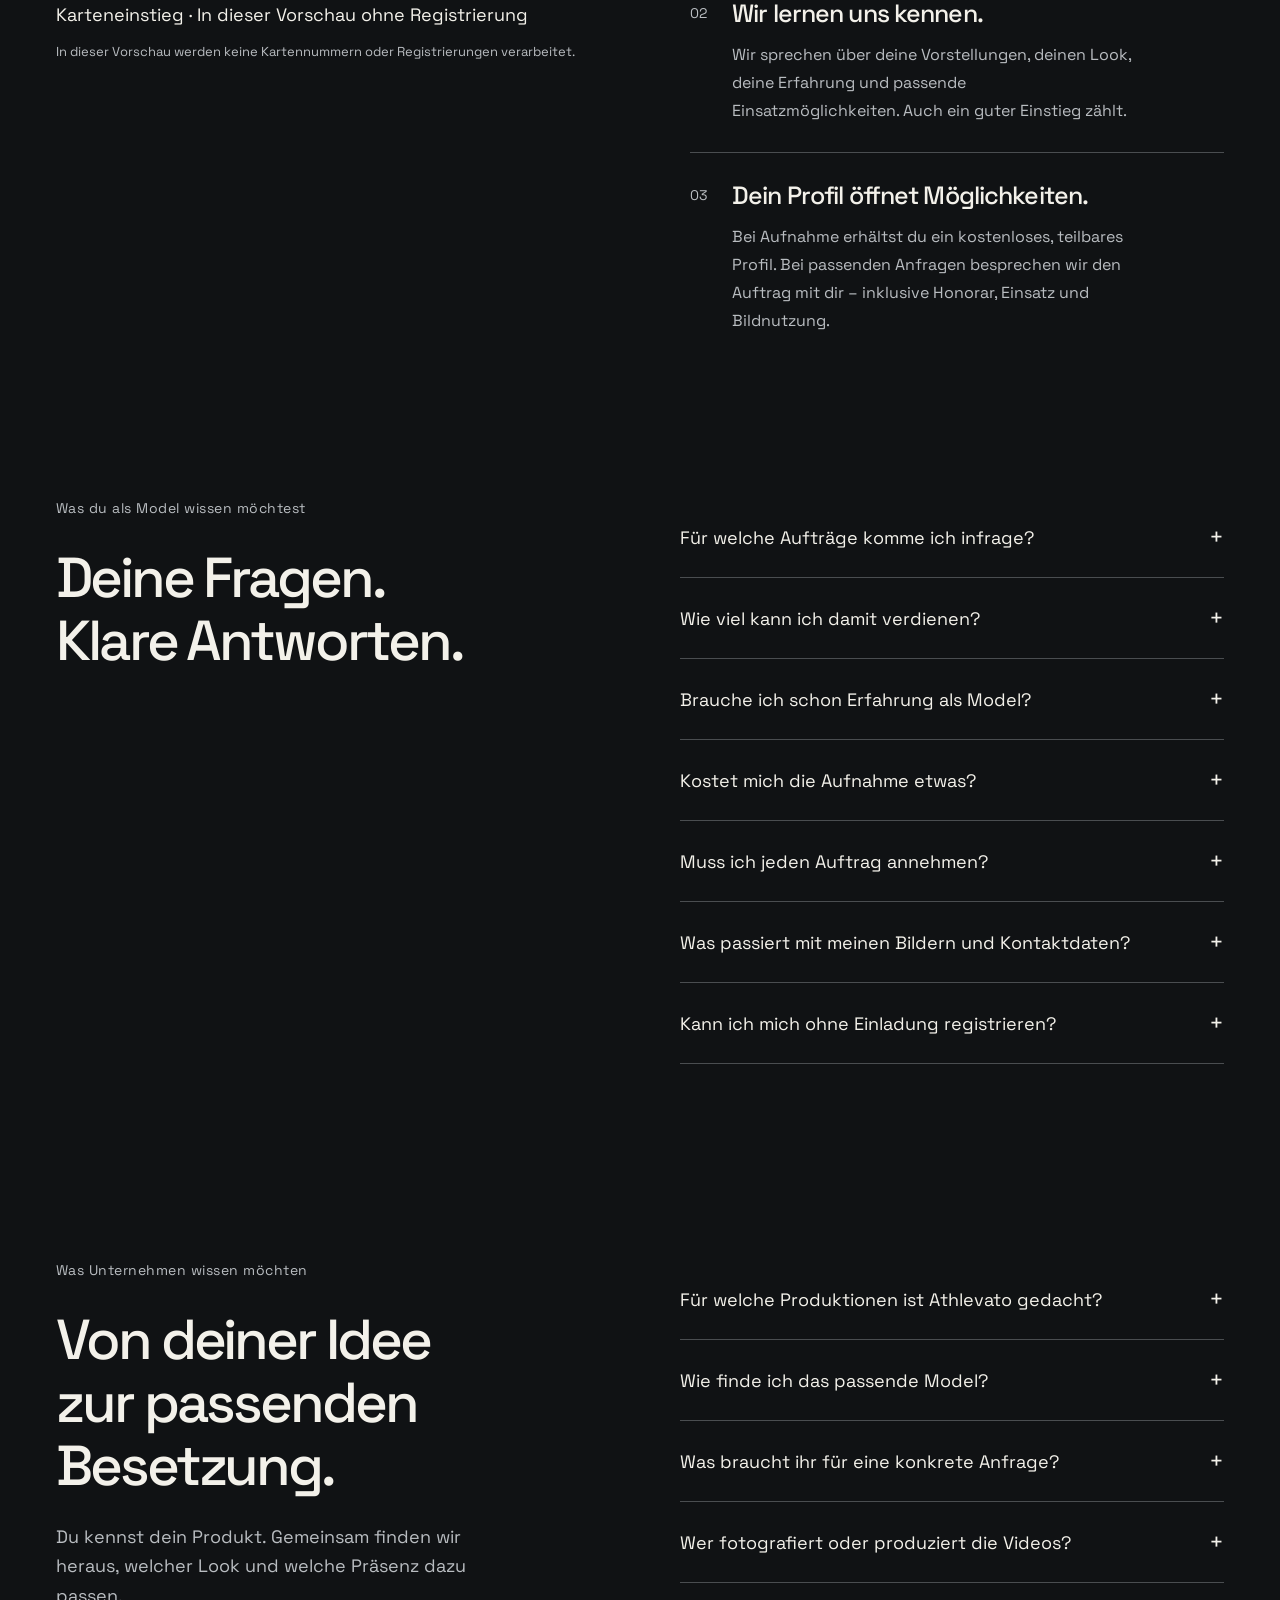
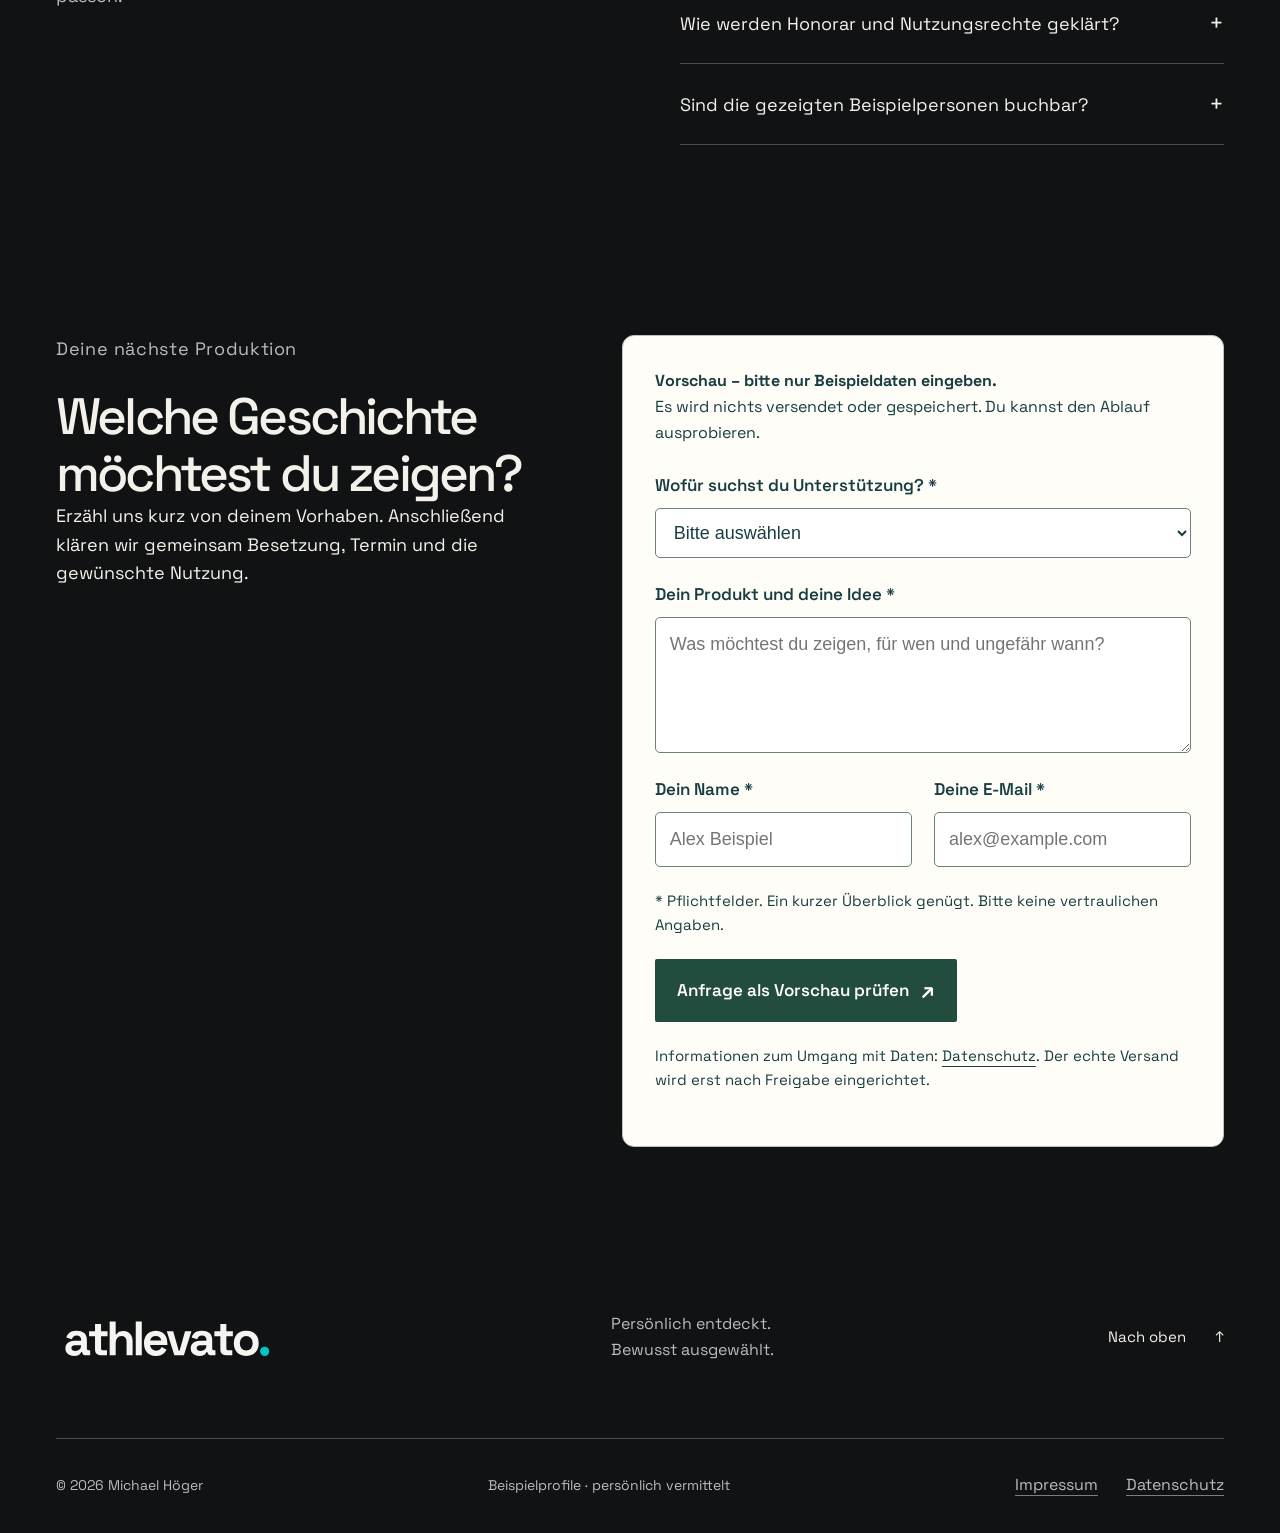
<file: athlevato/index.html>
<!doctype html>
<html lang="de">
<head><meta http-equiv="Content-Security-Policy" content="default-src 'self'; img-src 'self' data:; font-src 'self' data:; style-src 'self' 'unsafe-inline'; script-src 'self' 'unsafe-inline'; connect-src 'none'; form-action 'none'; base-uri 'none'">
<meta charset="utf-8"><meta name="viewport" content="width=device-width, initial-scale=1">
<meta name="robots" content="noindex,nofollow">
<meta name="description" content="Bezahlte Foto-, Video- und Moderationsaufträge für persönlich ausgewählte Models. Attraktive Gesichter und starke Inhalte für Marken und Produktionen.">
<link rel="canonical" href="https://coderift7.github.io/kinevato-design-studies/athlevato/">
<meta property="og:title" content="Athlevato — Persönlich entdeckt. Bewusst ausgewählt.">
<meta property="og:description" content="Persönlich ausgewählte Models für Foto, Video und Moderation. Die Bilder zeigen fiktive KI-Beispielpersonen, keine buchbaren Models. Entdecke deine Möglichkeiten bei Athlevato.">
<meta property="og:type" content="website"><meta property="og:url" content="https://coderift7.github.io/kinevato-design-studies/athlevato/">
<meta property="og:site_name" content="Athlevato"><meta property="og:locale" content="de_DE">
<meta property="og:image" content="https://coderift7.github.io/kinevato-design-studies/athlevato/assets/og-athlevato-noah.jpg"><meta property="og:image:type" content="image/jpeg"><meta property="og:image:width" content="1200"><meta property="og:image:height" content="630">
<meta property="og:image:alt" content="KI-generierter fiktiver Athlet als Athlevato-Beispielprofil; kein buchbares Model.">
<meta name="twitter:card" content="summary_large_image">
<meta name="theme-color" content="#101214">

<title>Athlevato — Models &amp; Produktvideos für deine Marke · Vorschau</title>
<link rel="icon" href="favicon.ico?v=2" sizes="32x32"><link rel="icon" href="favicon.svg?v=2" type="image/svg+xml"><link rel="apple-touch-icon" href="apple-touch-icon.png?v=2"><link rel="manifest" href="site.webmanifest">
<link rel="preload" href="assets/SpaceGrotesk-latin.woff2" as="font" type="font/woff2" crossorigin>
<link rel="stylesheet" href="shared.css?v=cb5b2da8f5"><link rel="stylesheet" href="styles.css?v=b8df3a9afa">
<script src="experience.js?v=2e50ffad9b" defer></script>
<link rel="stylesheet" href="preview-form.css"><script defer src="preview-form.js"></script></head><body class="dark">
<a class="skip" href="#main">Zum Inhalt springen</a>
<div class="preview-ribbon">GitHub-Vorschau · Noch keine Buchung oder Anfrage möglich · KI-Beispielprofile</div>
<header class="site-header wrap">
<a class="wordmark" href="#top" aria-label="Athlevato – Startseite"><img src="assets/athlevato-paper.svg" width="220" height="61" alt="Athlevato"></a>
<nav aria-label="Hauptnavigation"><a href="#unternehmen">Für Unternehmen</a><a href="ugc/">Fitness-UGC</a><a href="#menschen">Für Models</a></nav>
<a class="nav-contact" href="#deine-einladung">Karte erhalten? <span aria-hidden="true">↗</span></a>
</header>
<main id="main">
<section class="hero hero-daylight" id="top" aria-labelledby="hero-title">
<div class="hero-grid wrap">
<div class="hero-content">
<p class="hero-kicker">Models &amp; Creators für Fitness, Sport und Lifestyle</p>
<h1 id="hero-title">Starke Menschen.<br>Für starke<br><span>Marken.</span></h1>
<div class="hero-bottom"><p>Sportliche Persönlichkeiten für deine Fotos, Videos und Moderation. Persönlich ausgewählt. Passend zu deinem Produkt und deiner Geschichte.</p>
<div class="hero-actions business-actions"><a class="button business-primary" href="#unternehmen">Deine Produktion planen <span aria-hidden="true">↗</span></a><a class="button model-secondary" href="#deine-einladung">Karte erhalten? Dein Einstieg <span aria-hidden="true">↘</span></a></div><p class="hero-model-note">Du möchtest als Model Geld verdienen? <a href="#menschen">Entdecke deine Möglichkeiten.</a></p></div></div>
<figure class="hero-visual"><img class="hero-photo" src="assets/noah-daylight.webp" srcset="assets/noah-daylight-720.webp 720w, assets/noah-daylight.webp 1086w" sizes="(max-width: 760px) calc(100vw - 40px), 640px" width="1086" height="1448" fetchpriority="high" alt="Fiktiver KI-Athlet Noah im blauen Sportshirt und hellen Shorts an einer sonnigen Laufbahn."><figcaption>Noah · KI-Beispielperson</figcaption></figure>
</div>
</section>
<div class="values-strip wrap" aria-label="Athlevato steht für"><span>Foto.</span><span>Video.</span><span>Moderation.</span><a href="#menschen" aria-label="Weiter entdecken: die Menschen hinter dem Einsatz">Weiter entdecken <span aria-hidden="true">↓</span></a></div>
<section class="business-entry wrap" id="unternehmen" aria-labelledby="business-title"><p class="section-label">Für Unternehmen · Zwei Wege zu deinen Inhalten</p><h2 id="business-title">Du hast das Produkt.<br>Wir suchen die passende Präsenz.</h2><p class="entry-intro">Ob du selbst produzierst oder fertige Produktinhalte suchst: Wir klären mit dir, welche Menschen und welcher Umfang zu deiner Idee passen.</p><div class="business-options"><article><span class="option-number">01 / Deine Produktion</span><h3>Das passende Gesicht<br>für deine Idee.</h3><p>Models für Kampagnen und Produktfotos. Persönlichkeiten für Videos, Statistenrollen oder kleine Fernsehrollen. Moderation mit bestätigter Erfahrung.</p><p class="option-detail">Du bringst dein Produktionsteam mit. Wir stimmen Besetzung, Verfügbarkeit, Honorar und Bildnutzung mit dir ab.</p><a class="button business-primary" href="#produktionsanfrage">Produktion skizzieren ↗</a></article><article><span class="option-number">02 / Unser UGC-Pilot</span><h3>Dein Produkt.<br>Natürlich gezeigt.</h3><p>Kurze Videos und Fotos mit echten Menschen, die dein Produkt selbst ausprobieren und in ihren eigenen Worten vorstellen.</p><p class="option-detail">Für Fitness, Sport und einen aktiven Alltag: zwei Videoideen, vier Schnittfassungen und vier Fotos.</p><a class="button business-primary" href="ugc/">Fitness-UGC entdecken ↗</a></article></div><p class="entry-status">Athlevato baut seinen ausgewählten Kreis auf. Eine konkrete Besetzung und ein verbindliches Angebot folgen erst nach persönlicher Abstimmung. Die gezeigten KI-Beispiele sind nicht buchbar.</p></section><section class="story wrap" id="menschen" aria-labelledby="story-title">
<div class="section-label">Für Models · Auf persönliche Einladung</div>
<div class="story-grid"><h2 id="story-title">Aus Ausstrahlung<br>wird eine<br><span class="soft">Möglichkeit.</span></h2>
<div class="story-copy"><p class="lead">Du könntest das Gesicht einer Marke sein.</p>
<p>Ein Produktfoto, bei dem man genauer hinsieht. Ein Video, das man gerne anschaut. Ein Auftritt, der Menschen erreicht. Dafür suchen Unternehmen ausdrucksstarke, verlässliche Persönlichkeiten.</p>
<p>Athlevato baut einen persönlich ausgewählten Kreis für Marken, Produktionen und Veranstalter auf. Sportliche Ausstrahlung und Disziplin sind deine Grundlage. Die Chance: mit deinem Look und deinen Fähigkeiten Geld verdienen.</p>
<p class="statement">Deine Persönlichkeit im Mittelpunkt.<br>Dein nächster Auftrag im Blick.</p></div></div>
<div class="profiles-intro"><div><span class="small-label">So könnte dein Auftritt aussehen</span><h3>Ein Gesicht.<br>Eine Geschichte.<br>Dein Profil.</h3></div><div><p>Zeig Unternehmen deinen Look, deine Kameraerfahrung und deine Stärken. Dein Profil hilft ihnen einzuschätzen, ob du zu ihrem Produkt, ihrer Geschichte oder ihrem Event passt.</p><p class="fine-print">Mara und Noah sind erfundene Beispielpersonen. Alle Bilder sind KI-generiert. Die Profile zeigen die Gestaltung, keine buchbaren Models.</p></div></div>
<div class="talent-pair">
<article class="talent-card" aria-labelledby="mara-name"><figure class="portrait-frame"><img src="assets/mara-daylight.webp" srcset="assets/mara-daylight-720.webp 720w, assets/mara-daylight.webp 1086w" sizes="(max-width: 760px) calc(100vw - 40px), 640px" width="1086" height="1448" loading="lazy" alt="Fiktive KI-Athletin Mara, vollständig abgebildet in salbeigrüner Sportkleidung und hellen Schuhen."><figcaption><div><h4 id="mara-name">Mara</h4><span>Athletin · KI-Beispielprofil</span></div><button class="line-link" type="button" data-open-profile="mara" hidden>Maras Profil ansehen <span aria-hidden="true">↗</span></button></figcaption></figure></article>
<article class="talent-card" aria-labelledby="noah-name"><figure class="portrait-frame"><img src="assets/noah-daylight.webp" srcset="assets/noah-daylight-720.webp 720w, assets/noah-daylight.webp 1086w" sizes="(max-width: 760px) calc(100vw - 40px), 640px" width="1086" height="1448" loading="lazy" alt="Fiktiver KI-Athlet Noah, vollständig abgebildet im blauen Sportshirt, cremefarbenen Shorts und hellen Schuhen."><figcaption><div><h4 id="noah-name">Noah</h4><span>Athlet · KI-Beispielprofil</span></div><button class="line-link" type="button" data-open-profile="noah" hidden>Noahs Profil ansehen <span aria-hidden="true">↗</span></button></figcaption></figure></article>
</div><noscript><p class="fine-print">Die zusätzlichen Profilansichten benötigen JavaScript. Beide Beispielpersonen sind fiktiv.</p></noscript>
</section>
<section class="motion-section effort-section" aria-labelledby="motion-title">
<div class="effort-grid wrap">
<figure class="effort-photo"><img src="assets/mara-daylight.webp" srcset="assets/mara-daylight-720.webp 720w, assets/mara-daylight.webp 1086w" sizes="(max-width: 760px) calc(100vw - 40px), 640px" width="1086" height="1448" loading="lazy" alt="Fiktive KI-Athletin Mara in salbeigrüner Sportkleidung, mit einem selbstbewussten Lächeln an einer sonnigen Laufbahn."><figcaption>Mara · KI-Beispielperson</figcaption></figure>
<div class="motion-caption"><p>Stell dir vor, du bist Teil davon.</p><h2 id="motion-title">Dein Gesicht.<br>Ihre nächste Idee.</h2><p class="effort-copy">Eine neue Kollektion. Ein Produkt, das im Alltag gezeigt wird. Eine Kampagne voller Lebensfreude. Deine Ausstrahlung kann genau das sein, was diese Geschichte braucht.</p><p class="effort-copy">Fotos, die Aufmerksamkeit wecken.<br>Videos, die man gerne ansieht.<br>Aufträge, für die du bezahlt wirst.</p><div class="effort-values"><span>Kampagnen</span><span>Produktvideos</span><span>Social Media</span></div></div>
</div></section>
<section class="invitation-section" id="einladungen" aria-labelledby="invitation-title">
<div class="wrap"><div class="invitation-heading"><div><span class="section-label">Mehr als eine Karte</span><h2 id="invitation-title">Du bist uns<br>aufgefallen.</h2></div><p>Eine persönliche Einladung.<br>Aus Metall. Mit Bedeutung.<br>Für das, was dich ausmacht.</p></div>
<div class="invitation-grid"><div class="card-experience">
<div class="card-stage"><div class="metal-card" data-metal="silver">
<div class="card-face card-front">
<img src="assets/athlevato-ink.svg" width="220" height="61" alt="Athlevato" class="card-brand">
<div class="engraved-arch" aria-hidden="true"><i></i><i></i><i></i><i></i><i></i></div>
<div class="card-bottom"><span class="card-edition">Silber</span><span>№ 0047 <small>Musternummer</small></span></div>
</div>
<div class="card-face card-back" aria-hidden="true">
<span class="card-back-brand">Persönlich für dich.</span><strong>Du bist uns<br>aufgefallen.</strong>
<p>Diese Karte ist deine Einladung, dich bei Athlevato vorzustellen.</p><span class="card-back-foot">Nur auf Einladung. Mit Persönlichkeit.</span>
</div></div></div>
<div class="card-tools"><button type="button" id="flip-card" aria-pressed="false" hidden><span aria-hidden="true">⤾</span> Karte wenden</button><span class="card-hint">Designmuster · keine gültige Einladung</span></div>
</div>
<div class="edition-panel"><div class="edition-picker" hidden role="group" aria-label="Einladungskarte auswählen"><button type="button" data-edition="bronze" aria-pressed="false"><span class="swatch bronze" aria-hidden="true"></span>Bronze</button><button type="button" data-edition="silver" aria-pressed="true"><span class="swatch silver" aria-hidden="true"></span>Silber</button><button type="button" data-edition="gold" aria-pressed="false"><span class="swatch gold" aria-hidden="true"></span>Gold</button></div>
<div id="edition-copy" aria-live="polite" aria-atomic="true"><p class="edition-overline">Silber · Besonderes Gesicht</p><h3>Ein Gesicht,<br>das bleibt.</h3><p>Für Menschen mit einem besonders schönen, ausdrucksstarken Gesicht. Und einer Ausstrahlung, die in Erinnerung bleibt.</p></div>
<p class="edition-common">Alle drei Einladungen würdigen sportlichen Einsatz und einen gepflegten Auftritt. Welche Karte zu dir passt, entscheiden wir persönlich.</p>
<noscript><p>Bronze steht für sportlichen Einsatz und einen gepflegten, ansprechenden Auftritt. Silber für ein besonders schönes, ausdrucksstarkes Gesicht. Gold setzt sportliche Ausstrahlung, ein besonders schönes, ausdrucksstarkes Gesicht und zusätzlich überzeugende Moderationsfähigkeit voraus.</p></noscript>
</div></div>
<div class="invitation-footnote"><span>Persönliche Auswahl statt offener Anmeldung.</span><span>Die Einladung ist der Anfang, noch keine Aufnahmezusage.</span></div>
</div></section>
<section class="steps-section wrap" id="deine-einladung" aria-labelledby="steps-title"><div class="steps-intro"><span class="section-label">Du hast eine Karte erhalten?</span><h2 id="steps-title">Deine Einladung.<br>Dein erster Schritt.</h2><p class="preview-registration">Karteneinstieg · In dieser Vorschau ohne Registrierung</p><span class="mail-note">In dieser Vorschau werden keine Kartennummern oder Registrierungen verarbeitet.</span></div>
<ol class="steps"><li><span class="step-number">01</span><div><h3>Du stellst dich vor.</h3><p>Bestätige deine persönliche Einladung und erzähl uns, welche Aufträge dich interessieren und was du mitbringst.</p></div></li><li><span class="step-number">02</span><div><h3>Wir lernen uns kennen.</h3><p>Wir sprechen über deine Vorstellungen, deinen Look, deine Erfahrung und passende Einsatzmöglichkeiten. Auch ein guter Einstieg zählt.</p></div></li><li><span class="step-number">03</span><div><h3>Dein Profil öffnet Möglichkeiten.</h3><p>Bei Aufnahme erhältst du ein kostenloses, teilbares Profil. Bei passenden Anfragen besprechen wir den Auftrag mit dir – inklusive Honorar, Einsatz und Bildnutzung.</p></div></li></ol></section>
<section class="audience-faq wrap" aria-labelledby="models-faq-title"><div class="faq-heading"><span class="section-label">Was du als Model wissen möchtest</span><h2 id="models-faq-title">Deine Fragen.<br>Klare Antworten.</h2></div><div class="faq-list">
<details><summary>Für welche Aufträge komme ich infrage?<span aria-hidden="true">+</span></summary><p>Zum Beispiel Kampagnenfotos, Produktbilder, kurze Werbevideos oder Social-Media-Inhalte. Auch Statistenrollen und kleine Fernsehrollen kommen je nach Casting und Anforderungen der Produktion infrage. Wenn du zusätzlich sicher moderierst und präsentierst, können auch Veranstaltungen und Auftritte vor der Kamera passen.</p></details>
<details><summary>Wie viel kann ich damit verdienen?<span aria-hidden="true">+</span></summary><p>Das Honorar hängt vom konkreten Auftrag ab: unter anderem vom Zeitaufwand, der Produktion und davon, wie lange und wo Bilder oder Videos genutzt werden sollen. Die Bedingungen werden vor deiner Zusage besprochen. Feste Einnahmen oder eine bestimmte Zahl an Aufträgen versprechen wir nicht.</p></details>
<details><summary>Brauche ich schon Erfahrung als Model?<span aria-hidden="true">+</span></summary><p>Du musst noch keine Kampagnen im Lebenslauf haben. Ausstrahlung, Zuverlässigkeit und die Bereitschaft, dich vor der Kamera weiterzuentwickeln, zählen. Welche Aufgaben zu dir passen, klären wir persönlich.</p></details>
<details><summary>Kostet mich die Aufnahme etwas?<span aria-hidden="true">+</span></summary><p>Bei Aufnahme ist dein öffentlich teilbares Profil kostenlos. Geeignete professionelle Bilder sind willkommen. Ein zusätzliches Shooting ist freiwillig und wird nur bei gesonderter Buchung von dir bezahlt.</p></details>
<details><summary>Muss ich jeden Auftrag annehmen?<span aria-hidden="true">+</span></summary><p>Wir besprechen Produkt, Aufgabe, Termin und Bedingungen mit dir, bevor du zusagst. Sag uns auch, welche Produkte, Themen oder Darstellungen für dich nicht infrage kommen.</p></details>
<details><summary>Was passiert mit meinen Bildern und Kontaktdaten?<span aria-hidden="true">+</span></summary><p>Dein Profil geht erst mit deiner Freigabe online. Persönliche Kontaktdaten bleiben intern; Unternehmensanfragen laufen über Athlevato. Die Verwendung deiner Fotos und Videos wird für konkrete Produktionen vorab abgestimmt.</p></details>
<details><summary>Kann ich mich ohne Einladung registrieren?<span aria-hidden="true">+</span></summary><p>Der Zugang beginnt mit einer persönlichen Metallkarte. Ihre Nummer wird zusammen mit deiner hinterlegten E-Mail geprüft. Die Einladung ermöglicht deine Bewerbung und ist noch keine Aufnahmezusage.</p></details>
</div></section>

<section class="audience-faq wrap business-faq" aria-labelledby="business-faq-title"><div class="faq-heading"><span class="section-label">Was Unternehmen wissen möchten</span><h2 id="business-faq-title">Von deiner Idee<br>zur passenden Besetzung.</h2><p>Du kennst dein Produkt. Gemeinsam finden wir heraus, welcher Look und welche Präsenz dazu passen.</p></div><div class="faq-list">
<details><summary>Für welche Produktionen ist Athlevato gedacht?<span aria-hidden="true">+</span></summary><p>Für Produkt- und Kampagnenfotos, Werbevideos, Social-Media-Inhalte sowie Präsentationen und Veranstaltungen. Auch Anfragen für Statistenrollen und kleine Fernsehrollen sind willkommen; Erfahrung und Eignung werden passend zur Rolle geprüft. Entscheidend ist, welche Menschen deine Zielgruppe ansprechen und dein Produkt glaubwürdig zeigen können.</p></details>
<details><summary>Wie finde ich das passende Model?<span aria-hidden="true">+</span></summary><p>Beschreibe uns dein Produkt, deine Zielgruppe und die gewünschte Wirkung. Dazu helfen Beispiele für Bildstil oder Stimmung. Wir besprechen passende Profile und deren Verfügbarkeit persönlich. Athlevato baut seinen ausgewählten Kreis gerade auf.</p></details>
<details><summary>Was braucht ihr für eine konkrete Anfrage?<span aria-hidden="true">+</span></summary><p>Hilfreich sind Produkt oder Marke, Foto oder Video, gewünschter Look, Drehort, Termin, Zeitaufwand und Budgetrahmen. Auch die geplanten Kanäle und die Nutzungsdauer gehören dazu. Deine Idee muss dafür noch nicht vollständig ausgearbeitet sein.</p></details>
<details><summary>Wer fotografiert oder produziert die Videos?<span aria-hidden="true">+</span></summary><p>Unser Schwerpunkt ist die passende Besetzung. Wenn deine Agentur, dein Fotograf oder dein Produktionsteam bereits feststeht, richten wir die Auswahl danach aus. Welche zusätzliche Unterstützung benötigt wird, besprechen wir gesondert; sie ist nicht automatisch Bestandteil einer Modelanfrage.</p></details>
<details><summary>Wie werden Honorar und Nutzungsrechte geklärt?<span aria-hidden="true">+</span></summary><p>Für eine konkrete Buchung werden Leistung, Honorar und Nutzung vorab festgehalten. Relevant sind unter anderem Motiv und Format, Kanäle, Nutzungsdauer und Verbreitungsgebiet. So weiß jede Seite, wofür die Bilder und Videos eingesetzt werden sollen.</p></details>
<details><summary>Sind die gezeigten Beispielpersonen buchbar?<span aria-hidden="true">+</span></summary><p>Mara und Noah sind KI-generierte Gestaltungsbeispiele und nicht buchbar. Echte Profile erscheinen erst nach persönlicher Aufnahme und Freigabe. Erzähl uns trotzdem gerne, welchen Typ und welche Fähigkeiten du für dein Projekt suchst.</p></details>
</div></section>
<section id="produktionsanfrage" class="business-request wrap"><div class="contact-layout"><div><p class="section-label">Deine nächste Produktion</p><h2>Welche Geschichte<br>möchtest du zeigen?</h2><p>Erzähl uns kurz von deinem Vorhaben. Anschließend klären wir gemeinsam Besetzung, Termin und die gewünschte Nutzung.</p></div><form class="preview-form" method="post" action="#" autocomplete="off"><p class="form-hint wide"><strong>Vorschau – bitte nur Beispieldaten eingeben.</strong><br>Es wird nichts versendet oder gespeichert. Du kannst den Ablauf ausprobieren.</p><div class="fields"><label class="wide">Wofür suchst du Unterstützung? *<select name="Vorhaben" required><option value="">Bitte auswählen</option><option>Models für Fotos oder Videos</option><option>Produktvideos und Fotos (UGC)</option><option>Moderation oder Präsentation</option><option>Statistenrollen / kleine Fernsehrollen</option><option>Ich möchte mich erst orientieren</option></select></label><label class="wide">Dein Produkt und deine Idee *<textarea name="Projektidee" required minlength="10" maxlength="1500" rows="4" placeholder="Was möchtest du zeigen, für wen und ungefähr wann?"></textarea></label><label>Dein Name *<input name="Name" required maxlength="100" autocomplete="off" placeholder="Alex Beispiel"></label><label>Deine E-Mail *<input name="E-Mail" type="email" required maxlength="254" autocomplete="off" placeholder="alex@example.com"></label></div><p class="form-help">* Pflichtfelder. Ein kurzer Überblick genügt. Bitte keine vertraulichen Angaben.</p><button class="button preview-submit" type="submit" disabled>Anfrage als Vorschau prüfen <span aria-hidden="true">↗</span></button><noscript><p>Zum Ausprobieren des Formulars bitte JavaScript aktivieren. Diese Vorschau versendet keine Anfragen.</p></noscript><section class="form-result" hidden tabindex="-1" aria-label="Deine Anfragevorschau"><h3>So sieht deine Anfrage aus.</h3><p class="result-note">Nur zur Kontrolle. Deine Anfrage wurde <strong>nicht gesendet</strong>.</p><dl></dl><button class="button form-edit" type="button">Angaben bearbeiten</button></section><p class="privacy-note">Informationen zum Umgang mit Daten: <a href="datenschutz.html">Datenschutz</a>. Der echte Versand wird erst nach Freigabe eingerichtet.</p></form></div></section></main>
<footer class="wrap"><div class="footer-top"><a class="wordmark" href="#top" aria-label="Athlevato – zurück nach oben"><img src="assets/athlevato-paper.svg" width="220" height="61" alt="Athlevato"></a><p>Persönlich entdeckt.<br>Bewusst ausgewählt.</p><a class="back-top" href="#top">Nach oben <span aria-hidden="true">↑</span></a></div><div class="footer-bottom"><span>© 2026 Michael Höger</span><span>Beispielprofile · persönlich vermittelt</span><div><a href="impressum.html">Impressum</a><a href="datenschutz.html">Datenschutz</a></div></div></footer>
<dialog id="profile-dialog" aria-labelledby="profile-title"><button type="button" class="dialog-close" autofocus aria-label="Schließen: Beispielprofil">Schließen <span aria-hidden="true">×</span></button><div class="dialog-layout"><div class="dialog-image"><img id="profile-image" src="assets/mara-daylight.webp" width="1086" height="1448" alt="Fiktive KI-Athletin Mara in salbeigrüner Sportkleidung, vollständig abgebildet."></div><div class="dialog-copy"><p class="small-label">Fiktives Beispielprofil · KI-generierte Bilder</p><h2 id="profile-title">Mara.</h2><p class="profile-line" id="profile-line">Sportlicher Ausdruck.<br>Ein eigener Blick.</p><p>So können Unternehmen einen ersten Eindruck gewinnen: vom Look, von der Persönlichkeit und von möglichen Einsatzbereichen.</p><dl><div><dt>Look &amp; Erfahrung</dt><dd>Hier stehen später passende Einsatzbereiche, Kameraerfahrung und persönliche Stärken.</dd></div><div><dt>Präsentation &amp; Moderation</dt><dd>Hier werden bestätigte Fähigkeiten und gegebenenfalls absolvierte Kurse gezeigt.</dd></div><div><dt>Zusammenarbeit</dt><dd>Anfragen laufen über Athlevato. Persönliche Kontaktdaten bleiben privat.</dd></div></dl><p class="fine-print" id="profile-disclaimer">Mara existiert nicht und ist nicht buchbar. Es werden keine realen Qualifikationen oder Referenzen behauptet.</p></div></div></dialog>
</body></html>
</file>
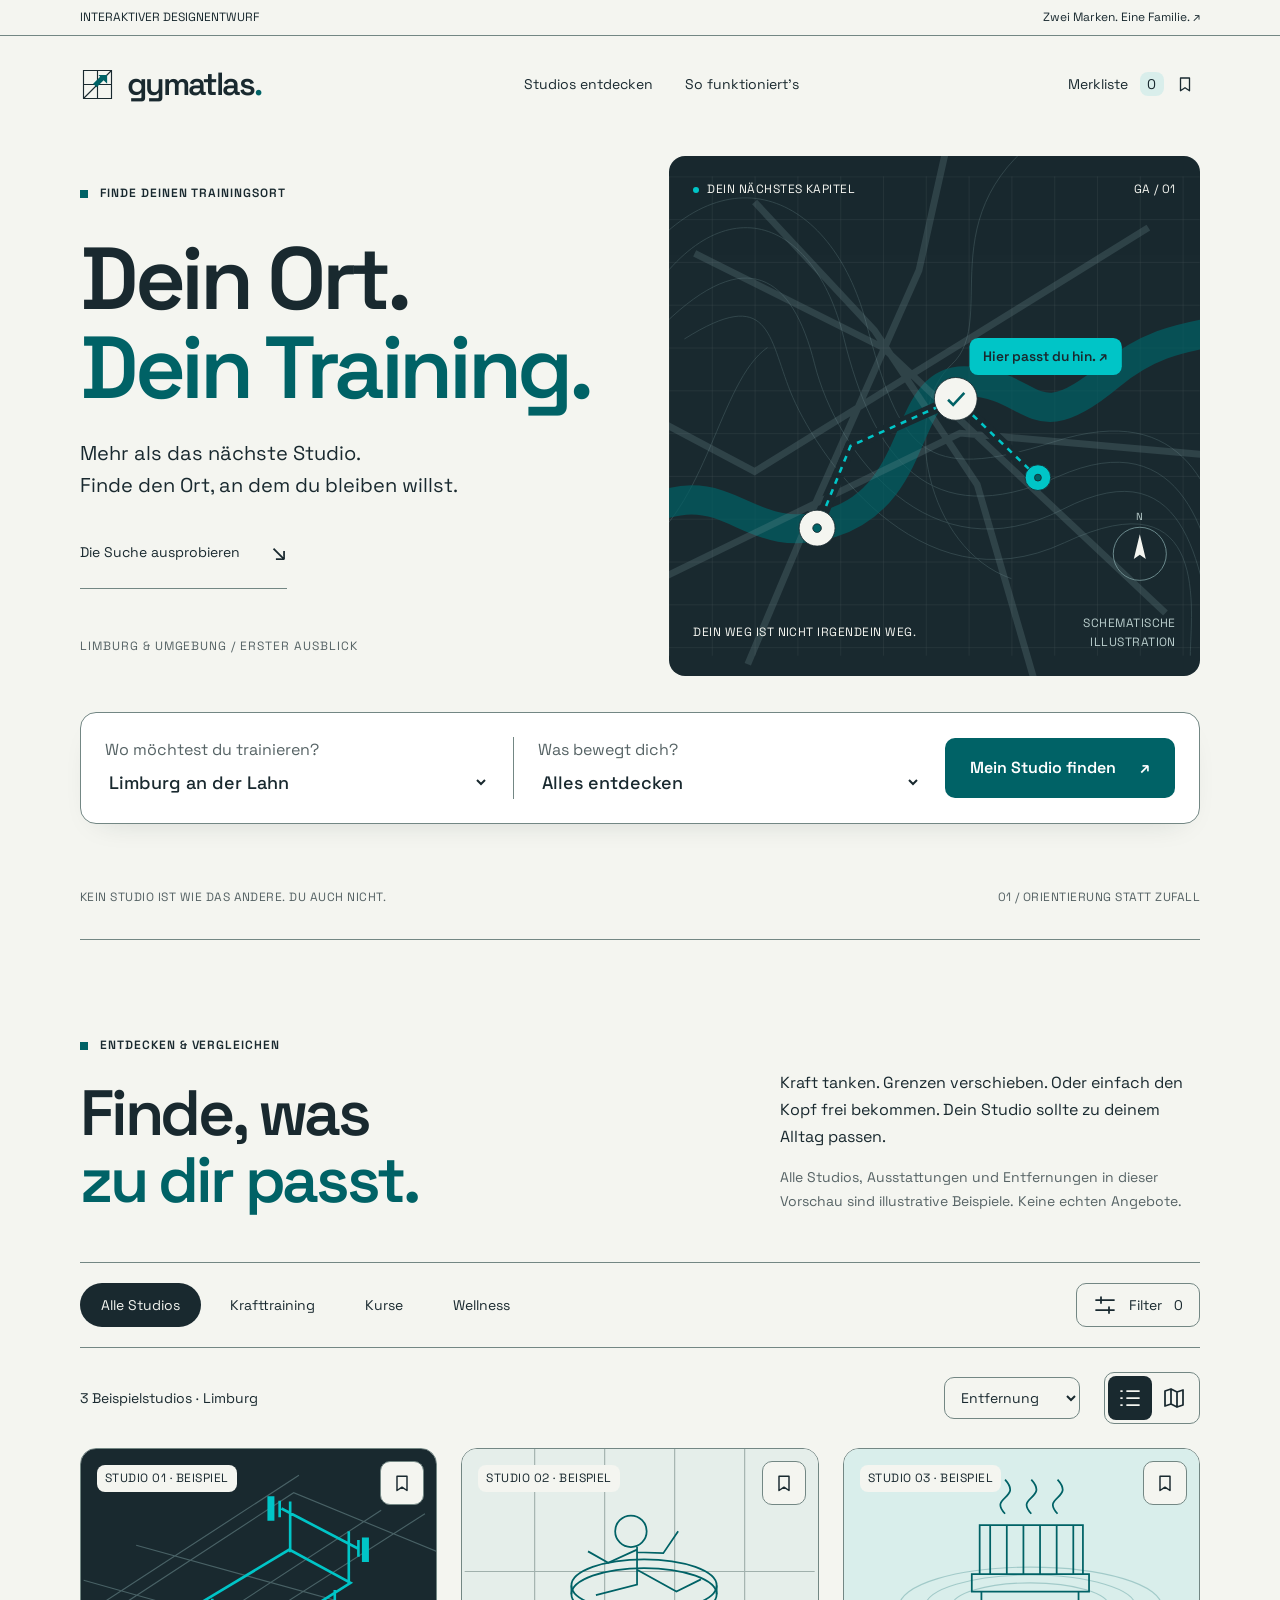
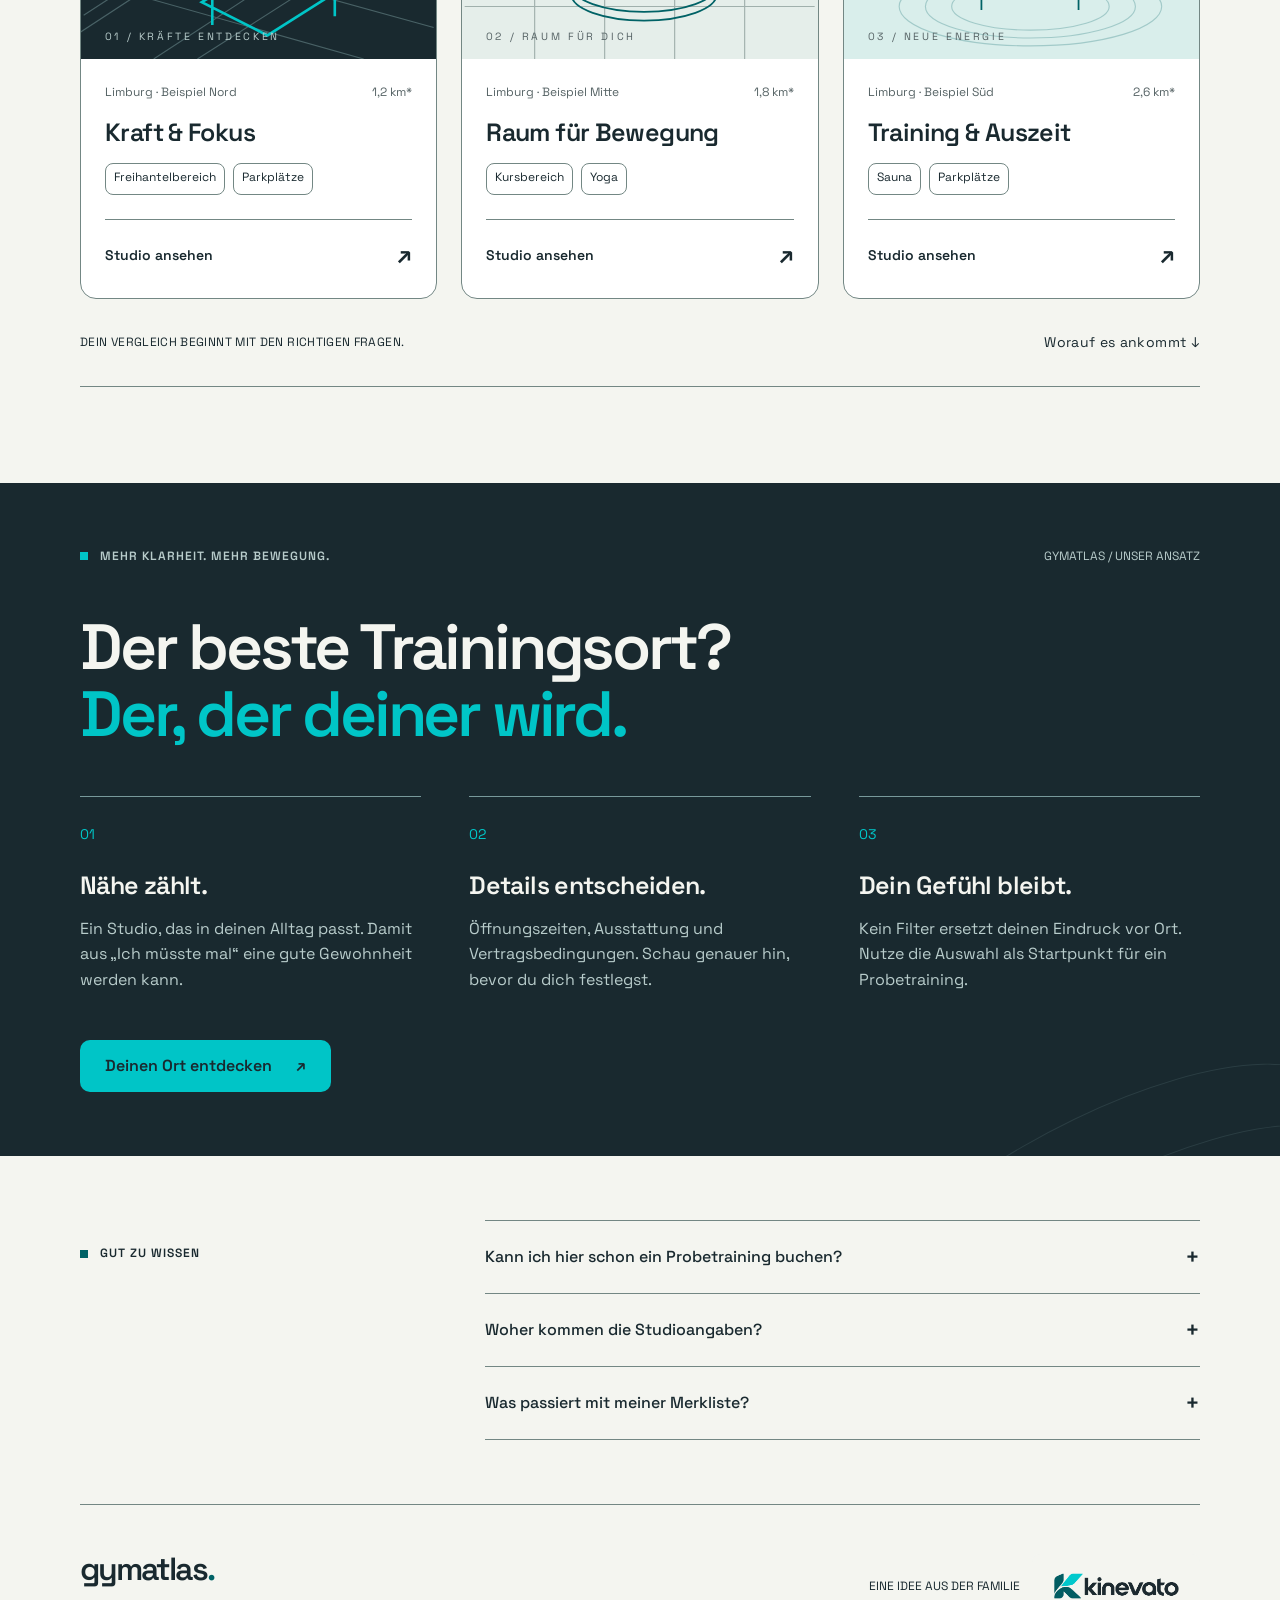
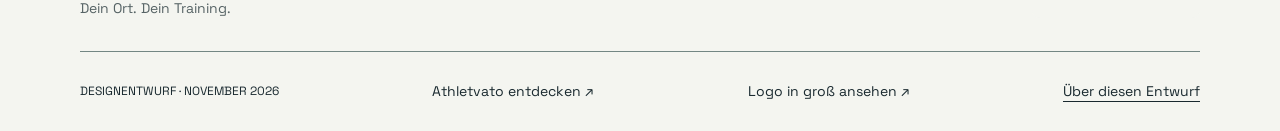
<file: gymatlas/index.html>
<!doctype html>
<html lang="de">
<head><meta charset="utf-8"><meta name="viewport" content="width=device-width,initial-scale=1"><meta name="robots" content="noindex,nofollow"><meta name="theme-color" content="#19292f"><meta name="description" content="Gymatlas — ein interaktiver Designentwurf für die Suche nach dem passenden Fitnessstudio."><title>Gymatlas — Dein Ort. Dein Training.</title><link rel="icon" href="icon.svg" type="image/svg+xml"><link rel="preload" href="../assets/SpaceGrotesk.ttf" as="font" type="font/ttf" crossorigin><link rel="stylesheet" href="../shared.css"><link rel="stylesheet" href="styles.css"><script src="app.js" defer></script></head>
<body>
<a class="skip" href="#inhalt">Zum Inhalt</a>
<div class="preview-strip"><div class="wrap"><span>INTERAKTIVER DESIGNENTWURF</span><a href="../">Zwei Marken. Eine Familie. <span aria-hidden="true">↗</span></a></div></div>
<header class="header wrap"><a class="wordmark" href="#" aria-label="Gymatlas Startseite"><svg viewBox="0 0 40 40" aria-hidden="true"><path d="M4 4h32v32H4zM4 36 36 4M4 20h32M20 4v32"/><path class="mark-fill" d="m21 9 10 0 0 10-4-4-8 8-4-4 8-8z"/></svg>gymatlas<span class="brand-dot">.</span></a><nav aria-label="Hauptnavigation"><a href="#entdecken">Studios entdecken</a><a href="#weg">So funktioniert’s</a></nav><button class="saved-nav" id="saved-open" aria-label="Merkliste öffnen">Merkliste <span id="saved-count">0</span><svg class="icon" aria-hidden="true" viewBox="0 0 24 24"><path d="M6 4h12v17l-6-4-6 4z"/></svg></button></header>
<main id="inhalt">
<section class="hero wrap" aria-labelledby="hero-title">
 <div class="hero-copy"><p class="eyebrow">FINDE DEINEN TRAININGSORT</p><h1 id="hero-title">Dein Ort.<br><span>Dein Training.</span></h1><p class="hero-intro">Mehr als das nächste Studio.<br>Finde den Ort, an dem du bleiben willst.</p><a class="quiet-link" href="#entdecken">Die Suche ausprobieren <span aria-hidden="true">↘</span></a><span class="hero-coordinate">LIMBURG & UMGEBUNG / ERSTER AUSBLICK</span></div>
 <div class="atlas-art dark" aria-label="Illustrative Atlasgrafik, keine geografische Karte"><div class="art-top"><span><i></i> DEIN NÄCHSTES KAPITEL</span><span>GA / 01</span></div><svg viewBox="0 0 620 560" class="hero-map" aria-hidden="true"><defs><pattern id="grid" width="50" height="50" patternUnits="userSpaceOnUse"><path d="M50 0H0v50" fill="none" stroke="currentColor" stroke-width=".7"/></pattern></defs><rect width="620" height="560" fill="url(#grid)" class="grid-lines"/><g class="contours" fill="none"><path d="M-50 120c110-160 240-100 280 50s65 190 220 140 190 60 210 160"/><path d="M-30 150C60 5 170 48 204 188s100 230 250 163 180 80 190 160"/><path d="M-5 172C90 80 144 115 170 219s135 250 290 170 160 90 180 160"/><path d="M18 190c100-63 98-3 124 62s147 257 320 176 147 84 147 132"/><path d="M-40 440c85-50 98-200 155-240M470-70c-180 100-80 235-140 290s-30 215 70 250"/></g><path class="river" d="M-60 410c130-85 140 30 250-5s80-172 160-166 74 70 165-6 160-25 180-100"/><g class="streets" fill="none"><path d="m-60 260 160 85L560 60M92 570l80-190 120-270L330-60M430 600l-70-240L240 180 100 30M30 90l220 110 330 310M-30 480l370-180 340 30"/></g><path class="route-shadow" d="m173 411 39-96 123-55 96 92"/><path class="route" d="m173 411 39-96 123-55 96 92"/><g class="map-point"><circle cx="173" cy="411" r="21"/><circle cx="173" cy="411" r="5"/></g><g class="map-point"><circle cx="335" cy="260" r="25"/><path d="m326 261 6 6 13-14" fill="none" stroke-width="3"/></g><g class="map-point small"><circle cx="431" cy="352" r="15"/><circle cx="431" cy="352" r="4"/></g><g class="map-label"><rect x="351" y="189" width="178" height="43" rx="10"/><text x="367" y="216">Hier passt du hin. ↗</text></g><g class="compass" transform="translate(550 441)"><circle r="31"/><path d="m0-23 7 29-7-5-7 5z"/><text x="0" y="-40" text-anchor="middle">N</text></g></svg><div class="art-bottom"><span>DEIN WEG IST NICHT IRGENDEIN WEG.</span><span>SCHEMATISCHE ILLUSTRATION</span></div></div>
 <form class="search-box" id="search-form"><div class="search-location"><label for="location">Wo möchtest du trainieren?</label><select id="location" name="location"><option value="Limburg">Limburg an der Lahn</option><option value="Diez">Diez</option><option value="Montabaur">Montabaur</option><option value="all">Alle Beispielorte</option></select></div><div class="search-focus"><label for="hero-focus">Was bewegt dich?</label><select id="hero-focus"><option value="all">Alles entdecken</option><option value="Kraft">Krafttraining</option><option value="Kurse">Gemeinsam im Kurs</option><option value="Wellness">Training & Erholung</option></select></div><button class="btn" type="submit">Mein Studio finden <span aria-hidden="true">↗</span></button></form>
</section>
<div class="hero-foot wrap"><span>KEIN STUDIO IST WIE DAS ANDERE. DU AUCH NICHT.</span><span>01 / ORIENTIERUNG STATT ZUFALL</span></div>
<section class="discovery wrap" id="entdecken" aria-labelledby="discover-title"><div class="section-heading"><div><p class="eyebrow">ENTDECKEN & VERGLEICHEN</p><h2 id="discover-title">Finde, was<br><span>zu dir passt.</span></h2></div><div class="section-intro"><p>Kraft tanken. Grenzen verschieben. Oder einfach den Kopf frei bekommen. Dein Studio sollte zu deinem Alltag passen.</p><p class="demo-note">Alle Studios, Ausstattungen und Entfernungen in dieser Vorschau sind illustrative Beispiele. Keine echten Angebote.</p></div></div>
<div class="filter-bar"><div class="categories" role="group" aria-label="Trainingsart filtern"><button type="button" data-category="all" aria-pressed="true">Alle Studios</button><button type="button" data-category="Kraft" aria-pressed="false">Krafttraining</button><button type="button" data-category="Kurse" aria-pressed="false">Kurse</button><button type="button" data-category="Wellness" aria-pressed="false">Wellness</button></div><button class="filter-toggle" aria-expanded="false" aria-controls="extra-filters" id="filter-toggle"><svg class="icon" viewBox="0 0 24 24" aria-hidden="true"><path d="M3 7h18M3 17h18M8 4v6M16 14v6"/></svg> Filter <span id="filter-count">0</span></button></div>
<div class="extra-filters" id="extra-filters" hidden><fieldset><legend>Das ist dir wichtig</legend><label><input id="sauna-filter" type="checkbox"> Sauna</label><label><input id="parking-filter" type="checkbox"> Parkplätze</label><label><input id="saved-filter" type="checkbox"> Nur gemerkte Studios</label></fieldset><button class="text-button" id="reset" type="button">Alle Filter zurücksetzen ↺</button></div>
<div class="result-toolbar"><p id="results-status" role="status" aria-live="polite"></p><div class="results-controls"><label class="sr-only" for="sort">Ergebnisse sortieren</label><select id="sort"><option value="distance">Entfernung</option><option value="name">Name A–Z</option></select><div class="view-toggle" role="group" aria-label="Ergebnisansicht"><button id="view-list" aria-pressed="true" aria-label="Listenansicht"><svg class="icon" viewBox="0 0 24 24" aria-hidden="true"><path d="M9 5h12M9 12h12M9 19h12M3 5h1M3 12h1M3 19h1"/></svg></button><button id="view-map" aria-pressed="false" aria-label="Kartenansicht"><svg class="icon" viewBox="0 0 24 24" aria-hidden="true"><path d="m3 5 6-2 6 3 6-2v15l-6 2-6-3-6 2zM9 3v15M15 6v15"/></svg></button></div></div></div>
<div class="results-layout" id="results-layout"><div class="studio-grid" id="studio-grid"></div><div class="result-map dark" id="result-map" hidden><div class="result-map-graphic" aria-hidden="true"><span class="map-river"></span><span class="road r1"></span><span class="road r2"></span><span class="road r3"></span><span class="map-district d1">NORD</span><span class="map-district d2">MITTE</span><span class="map-district d3">SÜD</span></div><p class="map-caption">SCHEMATISCHE KARTE · BEISPIELPOSITIONEN</p><div id="map-pins"></div><p class="map-instruction">Wähle einen Marker, um das Beispielstudio anzusehen.</p></div></div>
<div id="empty-state" class="empty-state" hidden><span aria-hidden="true">↗</span><h3>Noch nicht dein Treffer?</h3><p>Für diese Auswahl gibt es kein Beispielstudio. Ändere den Ort oder setze die Filter zurück.</p><button class="btn" id="empty-reset" type="button">Auswahl zurücksetzen</button></div>
<div class="search-bottom"><span>DEIN VERGLEICH BEGINNT MIT DEN RICHTIGEN FRAGEN.</span><a href="#weg">Worauf es ankommt <span aria-hidden="true">↓</span></a></div></section>
<section class="manifesto dark" id="weg" aria-labelledby="way-title"><div class="wrap"><div class="manifesto-top"><p class="eyebrow">MEHR KLARHEIT. MEHR BEWEGUNG.</p><span>GYMATLAS / UNSER ANSATZ</span></div><h2 id="way-title">Der beste Trainingsort?<br><span>Der, der deiner wird.</span></h2><div class="principles"><article><span>01</span><h3>Nähe zählt.</h3><p>Ein Studio, das in deinen Alltag passt. Damit aus „Ich müsste mal“ eine gute Gewohnheit werden kann.</p></article><article><span>02</span><h3>Details entscheiden.</h3><p>Öffnungszeiten, Ausstattung und Vertragsbedingungen. Schau genauer hin, bevor du dich festlegst.</p></article><article><span>03</span><h3>Dein Gefühl bleibt.</h3><p>Kein Filter ersetzt deinen Eindruck vor Ort. Nutze die Auswahl als Startpunkt für ein Probetraining.</p></article></div><a class="btn accent" href="#entdecken">Deinen Ort entdecken <span aria-hidden="true">↗</span></a><div class="manifesto-orbit" aria-hidden="true"><span></span><span></span><span></span></div></div></section>
<section class="questions wrap"><p class="eyebrow">GUT ZU WISSEN</p><div><details><summary>Kann ich hier schon ein Probetraining buchen?<span aria-hidden="true">+</span></summary><p>Diese Website ist ein Designentwurf. Die Suche, Filter und Merkliste lassen sich ausprobieren; eine Buchung oder Nachricht an ein Studio wird nicht ausgelöst.</p></details><details><summary>Woher kommen die Studioangaben?<span aria-hidden="true">+</span></summary><p>Die dargestellten Studios sind ausschließlich Gestaltungsbeispiele. Für eine spätere öffentliche Suche sollen Angaben mit nachvollziehbaren Quellen und Prüfstand erscheinen.</p></details><details><summary>Was passiert mit meiner Merkliste?<span aria-hidden="true">+</span></summary><p>Die Auswahl bleibt nur während dieser geöffneten Seite erhalten. Es werden keine Konten erstellt und keine Daten an einen Server gesendet.</p></details></div></section>
</main>
<footer class="footer wrap"><div><a class="wordmark" href="#">gymatlas<span class="brand-dot">.</span></a><p>Dein Ort. Dein Training.</p></div><div class="kinevato-parent"><span>EINE IDEE AUS DER FAMILIE</span><img src="../assets/kinevato-logo.png" alt="Kinevato" width="144" height="48"></div><div class="footer-bottom"><span>DESIGNENTWURF · NOVEMBER 2026</span><a href="../athletvato/">Athletvato entdecken ↗</a><a href="../logos.html?brand=gymatlas">Logo in groß ansehen ↗</a><button class="text-button" id="preview-info">Über diesen Entwurf</button></div></footer>
<dialog id="studio-dialog" aria-labelledby="studio-title"><button class="dialog-close" data-close aria-label="Studioansicht schließen">×</button><p class="eyebrow">STUDIOPORTRÄT · BEISPIEL</p><div id="studio-content"></div></dialog>
<dialog id="saved-dialog" aria-labelledby="saved-title"><button class="dialog-close" data-close aria-label="Merkliste schließen">×</button><p class="eyebrow">DEINE AUSWAHL</p><h2 id="saved-title">Deine Trainingsorte.</h2><p class="dialog-intro">Nur in dieser Vorschau gespeichert.</p><div id="saved-list"></div></dialog>
<dialog id="info-dialog" aria-labelledby="info-title"><button class="dialog-close" data-close aria-label="Hinweis schließen">×</button><p class="eyebrow">EIN BLICK NACH VORN</p><h2 id="info-title">Die Idee ist da.<br>Jetzt wird sie sichtbar.</h2><p class="dialog-intro">Dies ist ein lokaler, interaktiver Gestaltungsentwurf von Gymatlas. Alle Studioeinträge und die Karte sind Beispiele. Keine Buchung, kein Versand, keine Standortabfrage, kein Tracking.</p><a class="btn" href="../">Zur Designübersicht ↗</a></dialog>
</body></html>
</file>
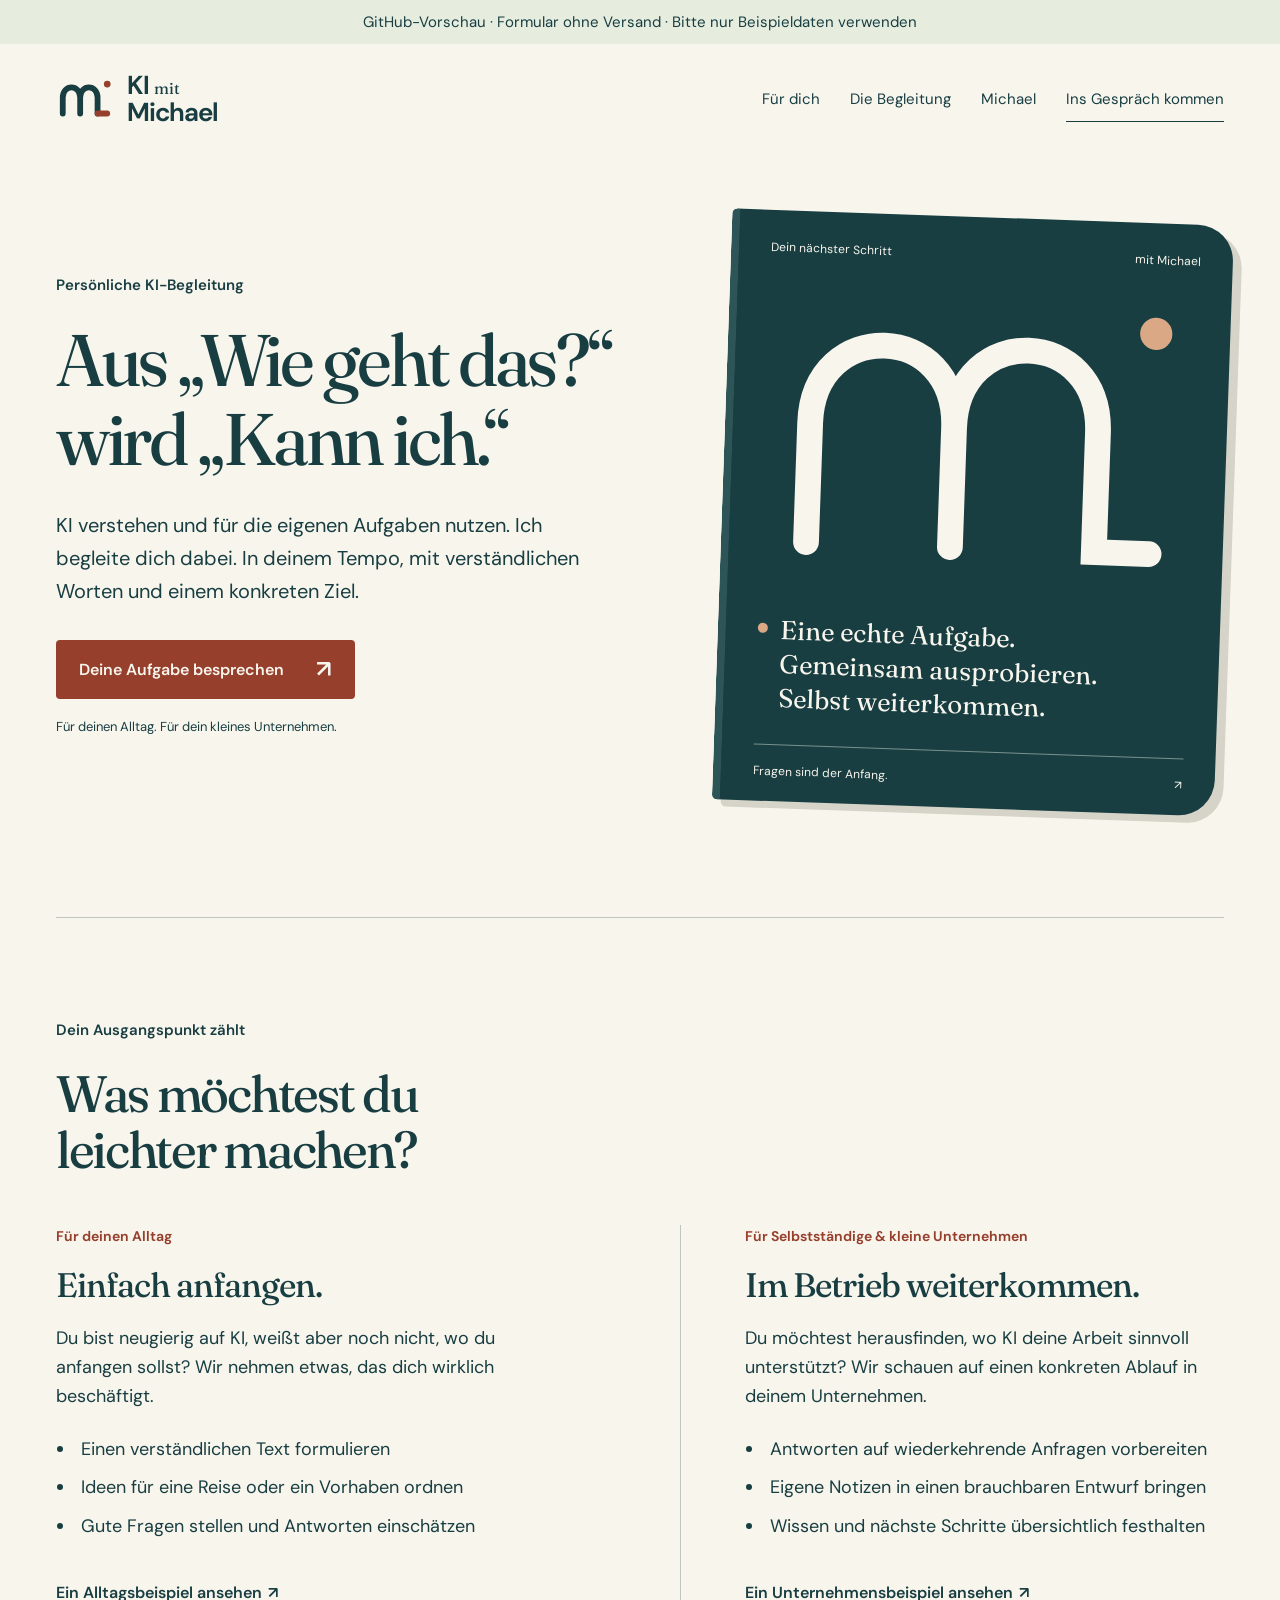
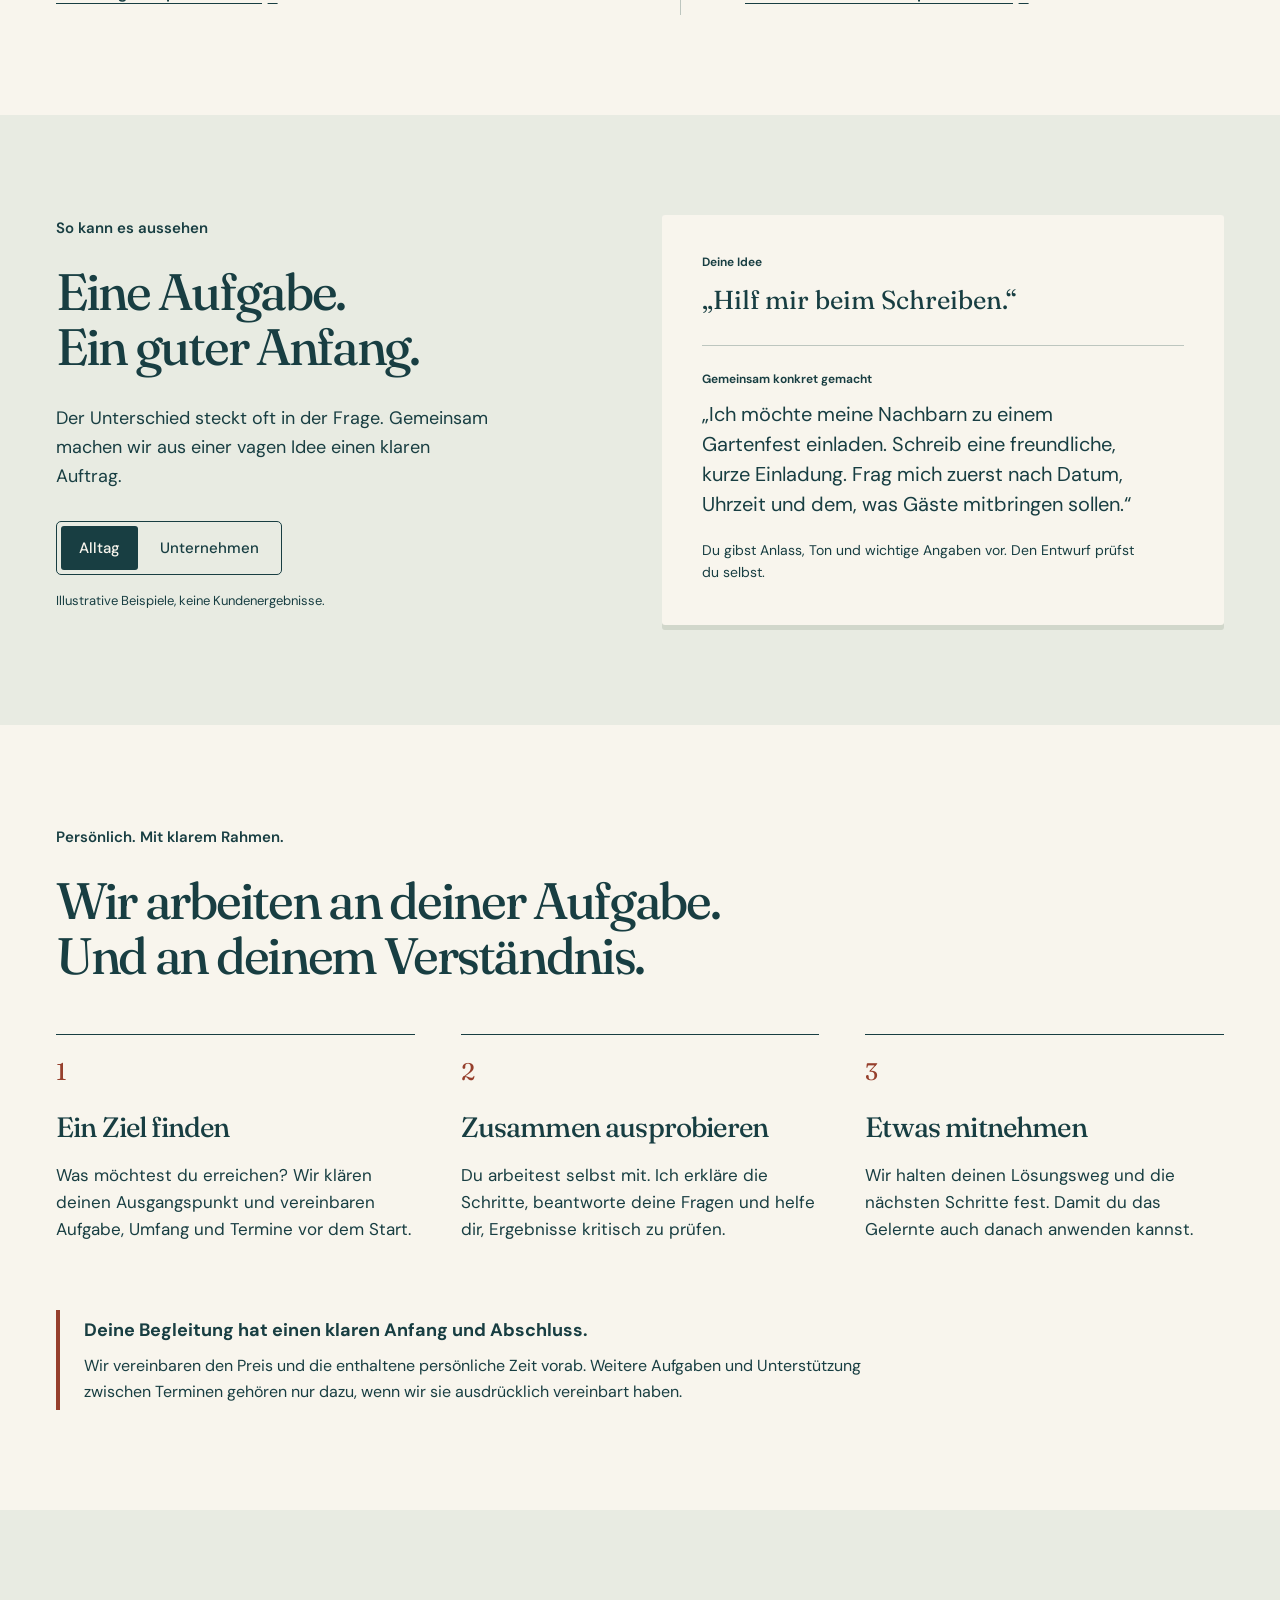
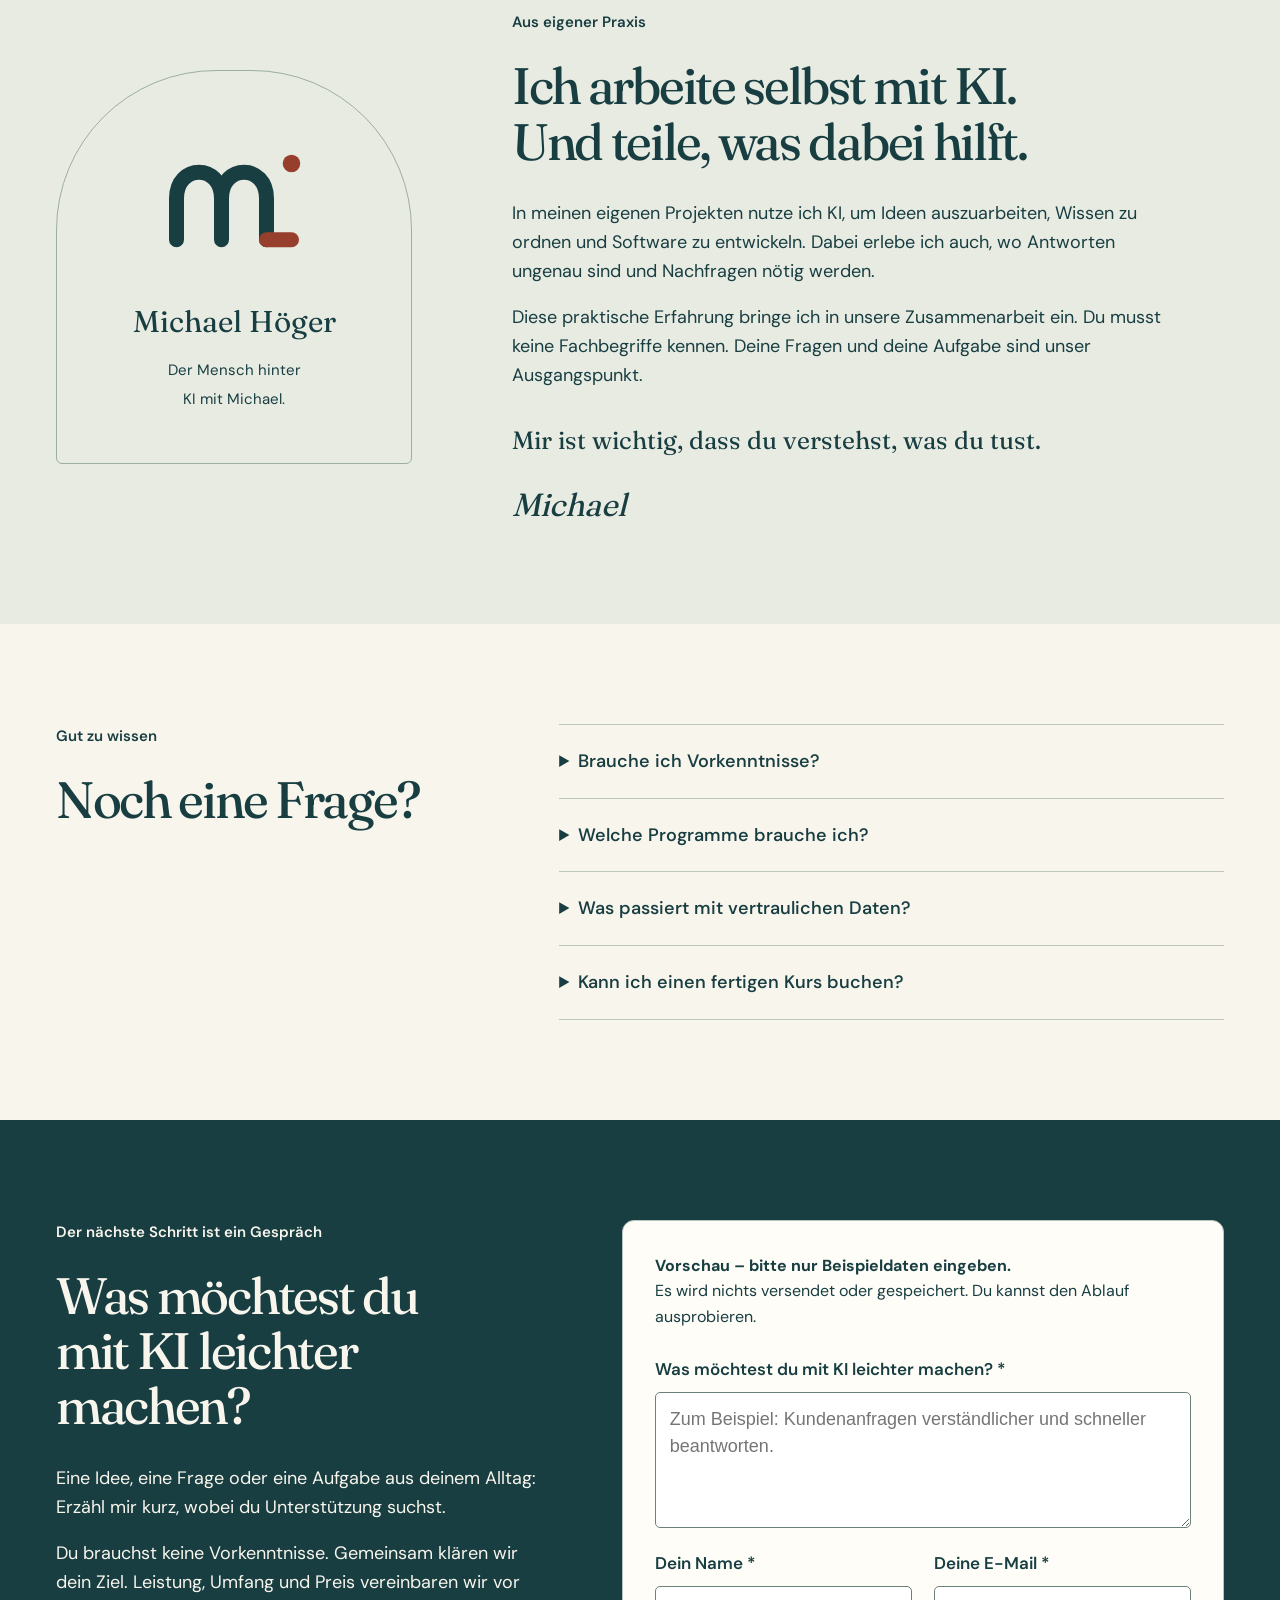
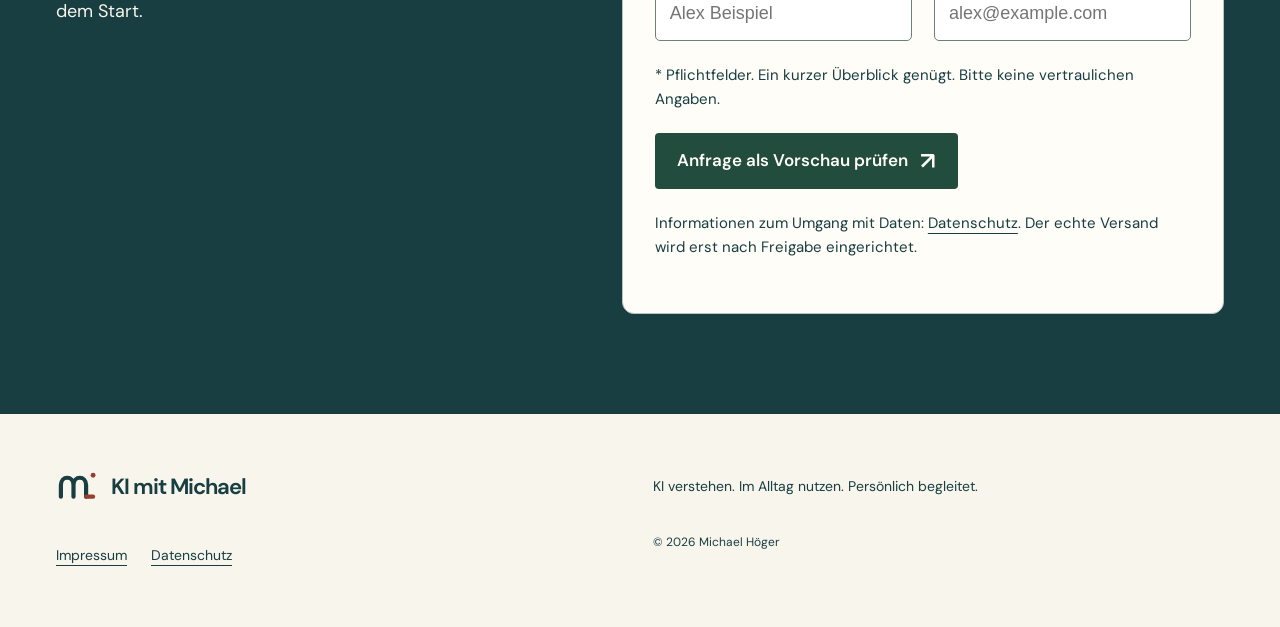
<file: ki-mit-michael/index.html>
<!doctype html>
<html lang="de">
<head><meta http-equiv="Content-Security-Policy" content="default-src 'self'; img-src 'self' data:; font-src 'self' data:; style-src 'self' 'unsafe-inline'; script-src 'self' 'unsafe-inline'; connect-src 'none'; form-action 'none'; base-uri 'none'">
<meta charset="utf-8">
<meta name="viewport" content="width=device-width,initial-scale=1">
<meta name="robots" content="noindex,nofollow">
<meta name="description" content="KI mit Michael: persönliche KI-Begleitung für deinen Alltag und dein kleines Unternehmen. Verständlich, praktisch und an deiner eigenen Aufgabe.">
<link rel="canonical" href="https://coderift7.github.io/kinevato-design-studies/ki-mit-michael/">
<meta property="og:title" content="KI mit Michael — persönlich weiterkommen">
<meta property="og:description" content="Persönliche KI-Begleitung für Alltag und kleine Unternehmen. Ohne Vorkenntnisse, an deiner eigenen Aufgabe.">
<meta property="og:type" content="website">
<meta property="og:url" content="https://coderift7.github.io/kinevato-design-studies/ki-mit-michael/">
<meta property="og:site_name" content="KI mit Michael">
<meta property="og:locale" content="de_DE">
<meta property="og:image" content="https://coderift7.github.io/kinevato-design-studies/ki-mit-michael/assets/og-ki-mit-michael.jpg">
<meta property="og:image:type" content="image/jpeg">
<meta property="og:image:width" content="1200">
<meta property="og:image:height" content="630">
<meta property="og:image:alt" content="KI mit Michael: Aus „Wie geht das?“ wird „Kann ich.“">
<meta name="twitter:card" content="summary_large_image">
<meta name="theme-color" content="#183e42">

<link rel="preload" href="assets/fraunces-latin.woff2" as="font" type="font/woff2" crossorigin>
<link rel="preload" href="assets/dm-sans-latin.woff2" as="font" type="font/woff2" crossorigin>
<title>KI mit Michael — Kontaktformular · Vorschau</title>
<link rel="icon" href="favicon.ico?v=2" sizes="32x32">
<link rel="icon" type="image/svg+xml" href="favicon.svg?v=2">
<link rel="apple-touch-icon" href="apple-touch-icon.png?v=2">
<link rel="manifest" href="manifest.json">
<link rel="stylesheet" href="style.css">
<link rel="stylesheet" href="preview-form.css"><script defer src="preview-form.js"></script></head>
<body><div class="preview-ribbon">GitHub-Vorschau · Formular ohne Versand · Bitte nur Beispieldaten verwenden</div>
<a class="skip" href="#inhalt">Zum Inhalt</a>
<header class="site-header wrap">
<a class="brand" href="#" aria-label="KI mit Michael – Start">
<img src="assets/mark.svg" width="58" height="49" alt="">
<span>KI <small>mit</small>
<br>Michael</span>
</a>
<nav aria-label="Hauptnavigation">
<a href="#fuer-dich">Für dich</a>
<a href="#begleitung">Die Begleitung</a>
<a href="#michael">Michael</a>
<a class="nav-contact" href="#kontakt">Ins Gespräch kommen</a>
</nav>
</header>
<main id="inhalt">
<section class="hero wrap">
<div class="hero-copy">
<p class="intro">Persönliche KI-Begleitung</p>
<h1>Aus „Wie geht das?“<br>wird „Kann ich.“</h1>
<p class="lead">KI verstehen und für die eigenen Aufgaben nutzen. Ich begleite dich dabei. In deinem Tempo, mit verständlichen Worten und einem konkreten Ziel.</p>
<a class="button" href="#kontakt">Deine Aufgabe besprechen <span aria-hidden="true">↗</span>
</a>
<p class="hero-foot">Für deinen Alltag. Für dein kleines Unternehmen.</p>
</div>
<div class="workbook" aria-label="Illustration: gemeinsam von einer Frage zur eigenen Anwendung">
<div class="book-top">
<span>Dein nächster Schritt</span>
<span>mit Michael</span>
</div>
<svg class="journey" viewBox="0 0 400 310" aria-hidden="true">
<path d="M42 253V142C42 43 176 43 176 142V253M176 142C176 43 310 43 310 142V253H361"/>
<circle cx="361" cy="48" r="15"/>
</svg>
<div class="book-note">
<span class="note-dot">
</span>
<p>Eine echte Aufgabe.<br>Gemeinsam ausprobieren.<br>Selbst weiterkommen.</p>
</div>
<div class="book-bottom">
<span>Fragen sind der Anfang.</span>
<span aria-hidden="true">↗</span>
</div>
</div>
</section>
<section id="fuer-dich" class="audience wrap section">
<div class="section-heading">
<p class="intro">Dein Ausgangspunkt zählt</p>
<h2>Was möchtest du<br>leichter machen?</h2>
</div>
<div class="audience-columns">
<article>
<span class="audience-label">Für deinen Alltag</span>
<h3>Einfach anfangen.</h3>
<p>Du bist neugierig auf KI, weißt aber noch nicht, wo du anfangen sollst? Wir nehmen etwas, das dich wirklich beschäftigt.</p>
<ul>
<li>Einen verständlichen Text formulieren</li>
<li>Ideen für eine Reise oder ein Vorhaben ordnen</li>
<li>Gute Fragen stellen und Antworten einschätzen</li>
</ul>
<a href="#praxis" data-example="alltag">Ein Alltagsbeispiel ansehen <span aria-hidden="true">↗</span>
</a>
</article>
<article>
<span class="audience-label">Für Selbstständige & kleine Unternehmen</span>
<h3>Im Betrieb weiterkommen.</h3>
<p>Du möchtest herausfinden, wo KI deine Arbeit sinnvoll unterstützt? Wir schauen auf einen konkreten Ablauf in deinem Unternehmen.</p>
<ul>
<li>Antworten auf wiederkehrende Anfragen vorbereiten</li>
<li>Eigene Notizen in einen brauchbaren Entwurf bringen</li>
<li>Wissen und nächste Schritte übersichtlich festhalten</li>
</ul>
<a href="#praxis" data-example="betrieb">Ein Unternehmensbeispiel ansehen <span aria-hidden="true">↗</span>
</a>
</article>
</div>
</section>
<section id="praxis" class="practice section">
<div class="wrap practice-grid">
<div>
<p class="intro">So kann es aussehen</p>
<h2>Eine Aufgabe.<br>Ein guter Anfang.</h2>
<p>Der Unterschied steckt oft in der Frage. Gemeinsam machen wir aus einer vagen Idee einen klaren Auftrag.</p>
<div class="example-switch" role="group" aria-label="Beispiel auswählen">
<button type="button" data-choice="alltag" aria-pressed="true">Alltag</button>
<button type="button" data-choice="betrieb" aria-pressed="false">Unternehmen</button>
</div>
<p class="small">Illustrative Beispiele, keine Kundenergebnisse.</p>
</div>
<div class="example-sheet" aria-live="polite" aria-atomic="true">
<p class="sheet-label">Deine Idee</p>
<p id="before" class="before">„Hilf mir beim Schreiben.“</p>
<div class="sheet-rule">
</div>
<p class="sheet-label">Gemeinsam konkret gemacht</p>
<p id="after" class="after">„Ich möchte meine Nachbarn zu einem Gartenfest einladen. Schreib eine freundliche, kurze Einladung. Frag mich zuerst nach Datum, Uhrzeit und dem, was Gäste mitbringen sollen.“</p>
<p class="takeaway" id="takeaway">Du gibst Anlass, Ton und wichtige Angaben vor. Den Entwurf prüfst du selbst.</p>
</div>
</div>
</section>
<section id="begleitung" class="wrap section">
<div class="section-heading">
<p class="intro">Persönlich. Mit klarem Rahmen.</p>
<h2>Wir arbeiten an deiner Aufgabe.<br>Und an deinem Verständnis.</h2>
</div>
<ol class="steps">
<li>
<span class="step-number">1</span>
<div>
<h3>Ein Ziel finden</h3>
<p>Was möchtest du erreichen? Wir klären deinen Ausgangspunkt und vereinbaren Aufgabe, Umfang und Termine vor dem Start.</p>
</div>
</li>
<li>
<span class="step-number">2</span>
<div>
<h3>Zusammen ausprobieren</h3>
<p>Du arbeitest selbst mit. Ich erkläre die Schritte, beantworte deine Fragen und helfe dir, Ergebnisse kritisch zu prüfen.</p>
</div>
</li>
<li>
<span class="step-number">3</span>
<div>
<h3>Etwas mitnehmen</h3>
<p>Wir halten deinen Lösungsweg und die nächsten Schritte fest. Damit du das Gelernte auch danach anwenden kannst.</p>
</div>
</li>
</ol>
<div class="scope">
<strong>Deine Begleitung hat einen klaren Anfang und Abschluss.</strong>
<p>Wir vereinbaren den Preis und die enthaltene persönliche Zeit vorab. Weitere Aufgaben und Unterstützung zwischen Terminen gehören nur dazu, wenn wir sie ausdrücklich vereinbart haben.</p>
</div>
</section>
<section id="michael" class="about section">
<div class="wrap about-grid">
<div class="nameplate">
<img src="assets/mark.svg" width="120" height="100" alt="">
<p>Michael Höger</p>
<span>Der Mensch hinter<br>KI mit Michael.</span>
</div>
<div>
<p class="intro">Aus eigener Praxis</p>
<h2>Ich arbeite selbst mit KI.<br>Und teile, was dabei hilft.</h2>
<p>In meinen eigenen Projekten nutze ich KI, um Ideen auszuarbeiten, Wissen zu ordnen und Software zu entwickeln. Dabei erlebe ich auch, wo Antworten ungenau sind und Nachfragen nötig werden.</p>
<p>Diese praktische Erfahrung bringe ich in unsere Zusammenarbeit ein. Du musst keine Fachbegriffe kennen. Deine Fragen und deine Aufgabe sind unser Ausgangspunkt.</p>
<p class="personal-line">Mir ist wichtig, dass du verstehst, was du tust.</p>
<p class="signature">Michael</p>
</div>
</div>
</section>
<section class="wrap section faq" aria-labelledby="fragen">
<div>
<p class="intro">Gut zu wissen</p>
<h2 id="fragen">Noch eine Frage?</h2>
</div>
<div>
<details>
<summary>Brauche ich Vorkenntnisse?</summary>
<p>Nein. Wir beginnen dort, wo du gerade stehst. Wenn du bereits KI nutzt, können wir an einer konkreten Aufgabe weiterarbeiten.</p>
</details>
<details>
<summary>Welche Programme brauche ich?</summary>
<p>Das klären wir passend zu deiner Aufgabe. Falls ein kostenpflichtiges Programm sinnvoll ist, besprechen wir das vorher. Du entscheidest selbst über zusätzliche Kosten.</p>
</details>
<details>
<summary>Was passiert mit vertraulichen Daten?</summary>
<p>Zum Ausprobieren nutzen wir möglichst erfundene oder anonymisierte Beispiele. Persönliche Daten und vertrauliche Unternehmensinformationen gehören nicht unüberlegt in ein KI-Werkzeug.</p>
</details>
<details>
<summary>Kann ich einen fertigen Kurs buchen?</summary>
<p>Derzeit steht persönliche Begleitung im Mittelpunkt. Ein eigenständiger Praxiskurs soll später aus echten Erfahrungen entstehen. Er ist noch nicht buchbar.</p>
</details>
</div>
</section>
<section id="kontakt" class="contact section"><div class="wrap contact-layout"><div><p class="intro">Der nächste Schritt ist ein Gespräch</p><h2>Was möchtest du<br>mit KI leichter machen?</h2><p>Eine Idee, eine Frage oder eine Aufgabe aus deinem Alltag: Erzähl mir kurz, wobei du Unterstützung suchst.</p><p>Du brauchst keine Vorkenntnisse. Gemeinsam klären wir dein Ziel. Leistung, Umfang und Preis vereinbaren wir vor dem Start.</p></div><form class="preview-form" method="post" action="#" autocomplete="off"><p class="form-hint wide"><strong>Vorschau – bitte nur Beispieldaten eingeben.</strong><br>Es wird nichts versendet oder gespeichert. Du kannst den Ablauf ausprobieren.</p><div class="fields"><label class="wide">Was möchtest du mit KI leichter machen? *<textarea name="Aufgabe" required minlength="10" maxlength="1500" rows="4" placeholder="Zum Beispiel: Kundenanfragen verständlicher und schneller beantworten."></textarea></label><label>Dein Name *<input name="Name" required maxlength="100" autocomplete="off" placeholder="Alex Beispiel"></label><label>Deine E-Mail *<input name="E-Mail" type="email" required maxlength="254" autocomplete="off" placeholder="alex@example.com"></label></div><p class="form-help">* Pflichtfelder. Ein kurzer Überblick genügt. Bitte keine vertraulichen Angaben.</p><button class="button preview-submit" type="submit" disabled>Anfrage als Vorschau prüfen <span aria-hidden="true">↗</span></button><noscript><p>Zum Ausprobieren des Formulars bitte JavaScript aktivieren. Diese Vorschau versendet keine Anfragen.</p></noscript><section class="form-result" hidden tabindex="-1" aria-label="Deine Anfragevorschau"><h3>So sieht deine Anfrage aus.</h3><p class="result-note">Nur zur Kontrolle. Deine Anfrage wurde <strong>nicht gesendet</strong>.</p><dl></dl><button class="button form-edit" type="button">Angaben bearbeiten</button></section><p class="privacy-note">Informationen zum Umgang mit Daten: <a href="datenschutz.html">Datenschutz</a>. Der echte Versand wird erst nach Freigabe eingerichtet.</p></form></div></section>
</main>
<footer class="wrap">
<a class="brand footer-brand" href="#">
<img src="assets/mark.svg" width="42" height="35" alt="">
<span>KI mit Michael</span>
</a>
<p>KI verstehen. Im Alltag nutzen. Persönlich begleitet.</p>
<div>
<a href="impressum.html">Impressum</a>
<a href="datenschutz.html">Datenschutz</a>
</div>
<small>© 2026 Michael Höger</small>
</footer>
<script src="app.js">
</script>
</body>
</html>
</file>
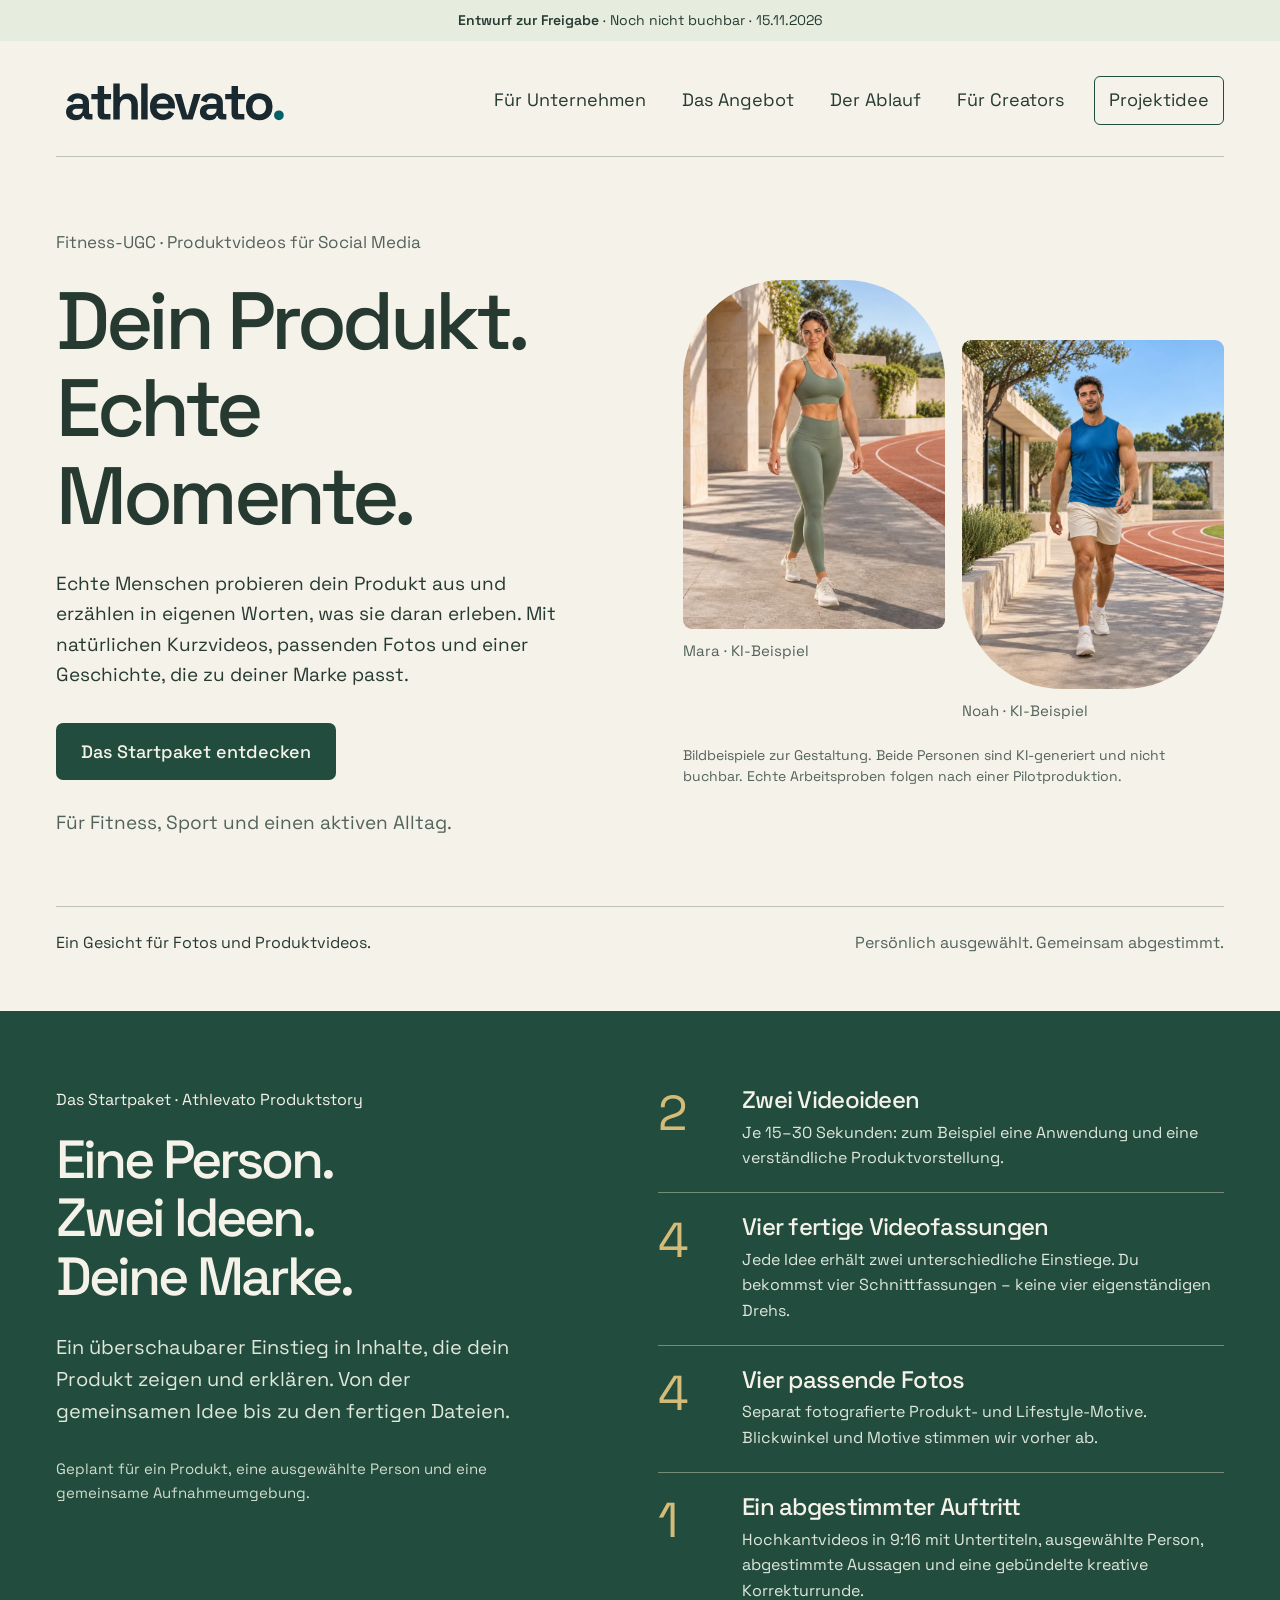
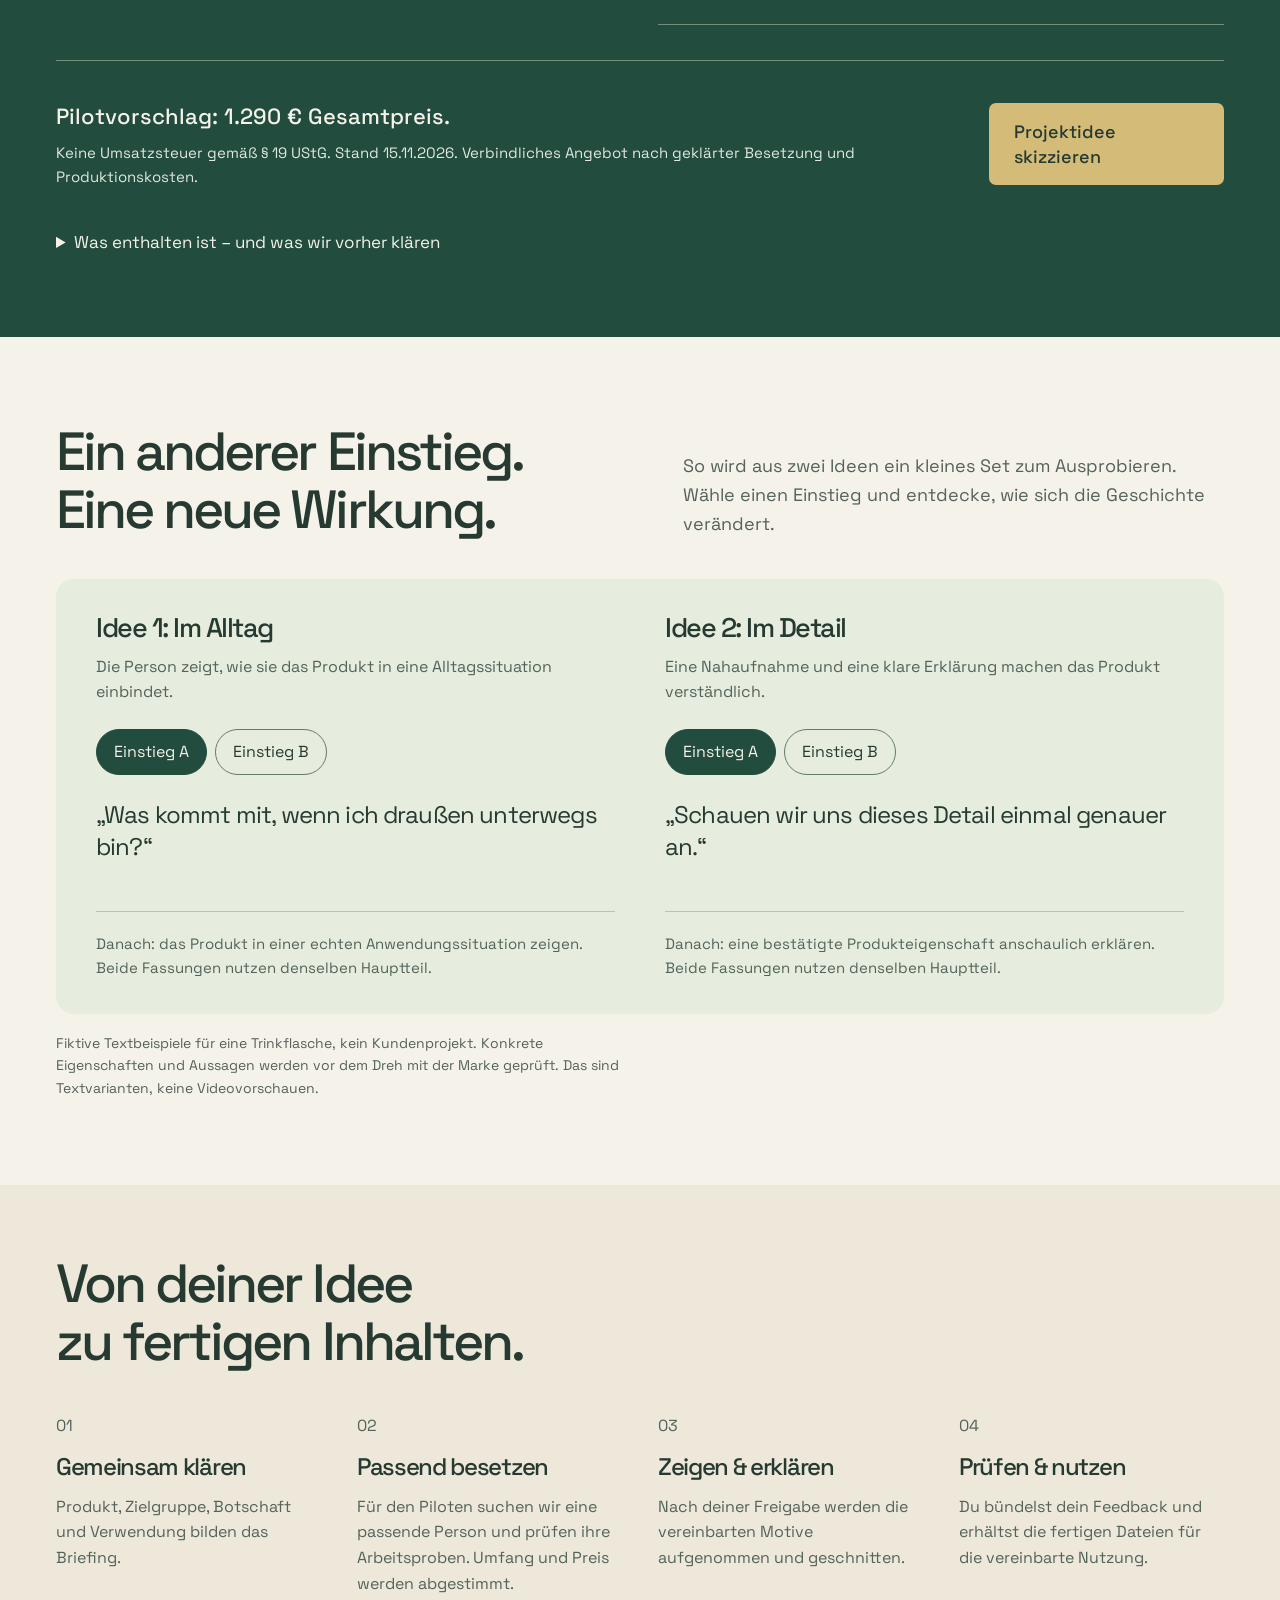
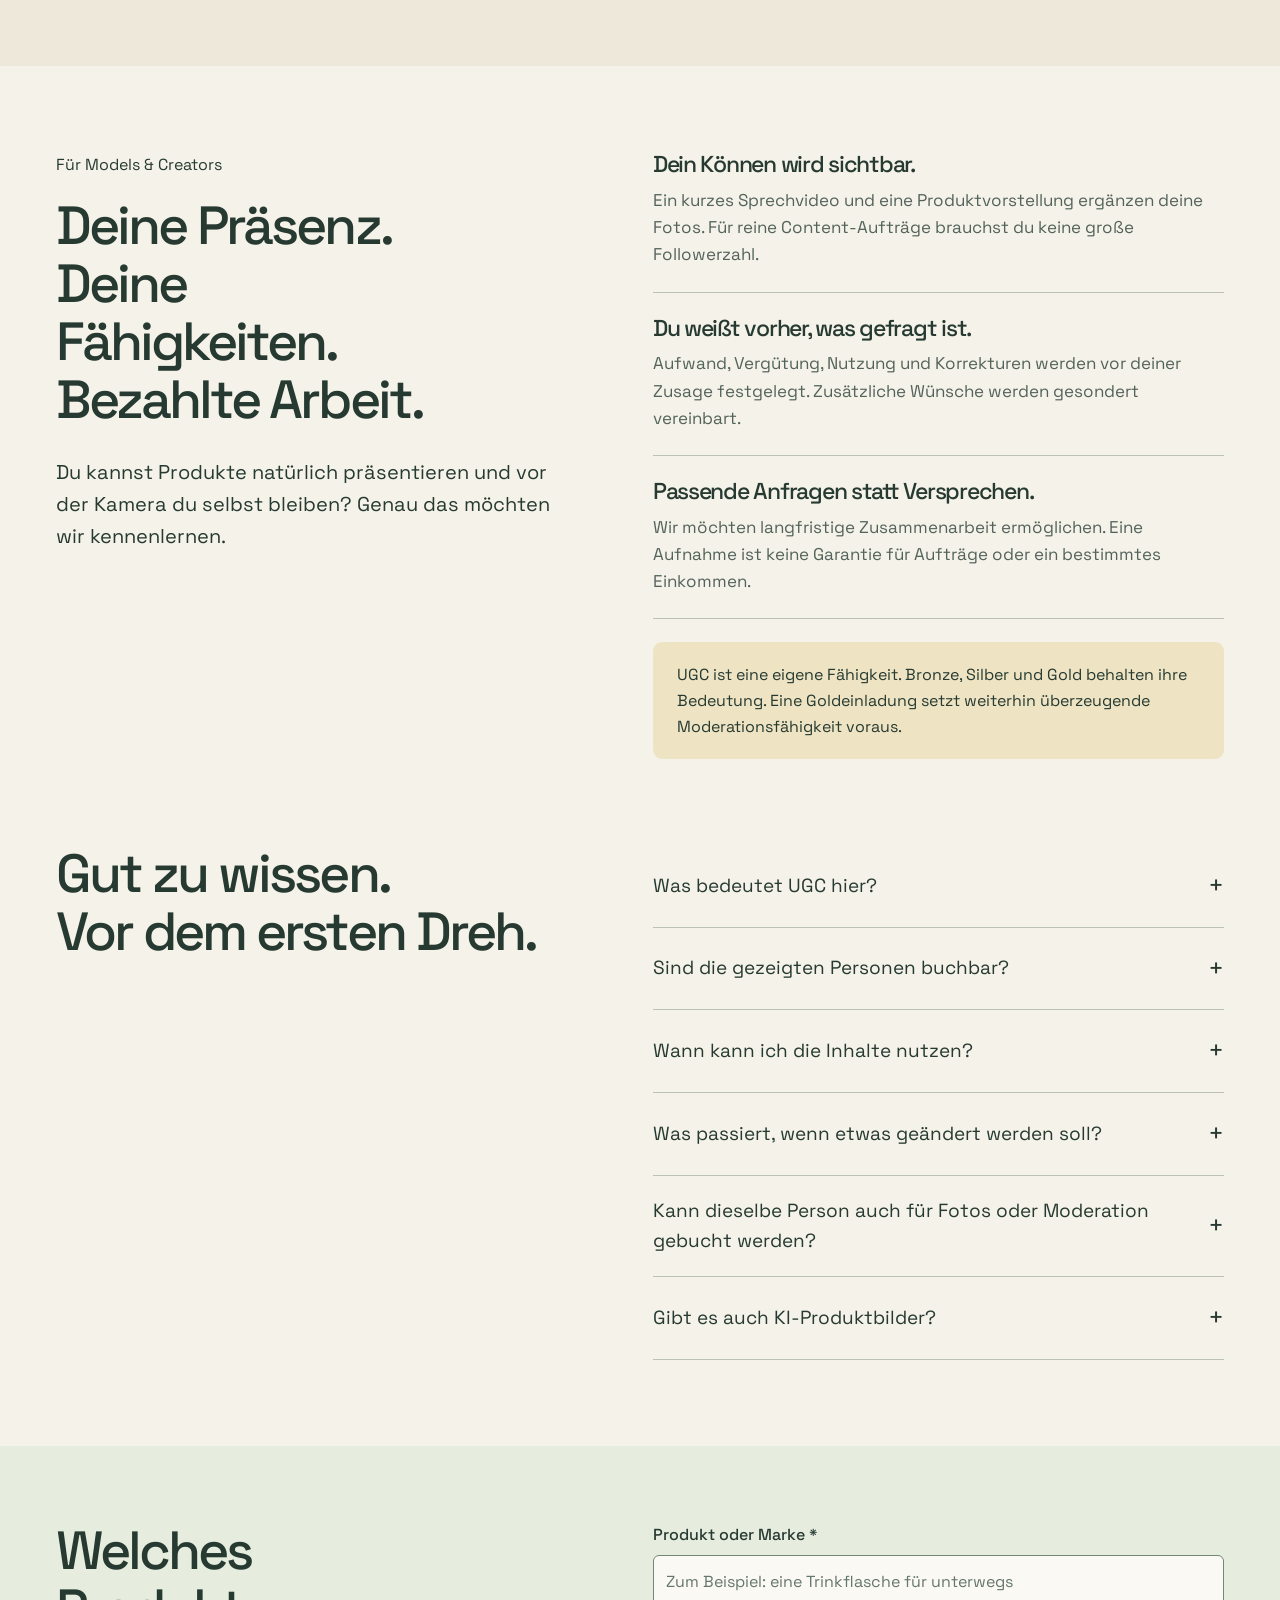
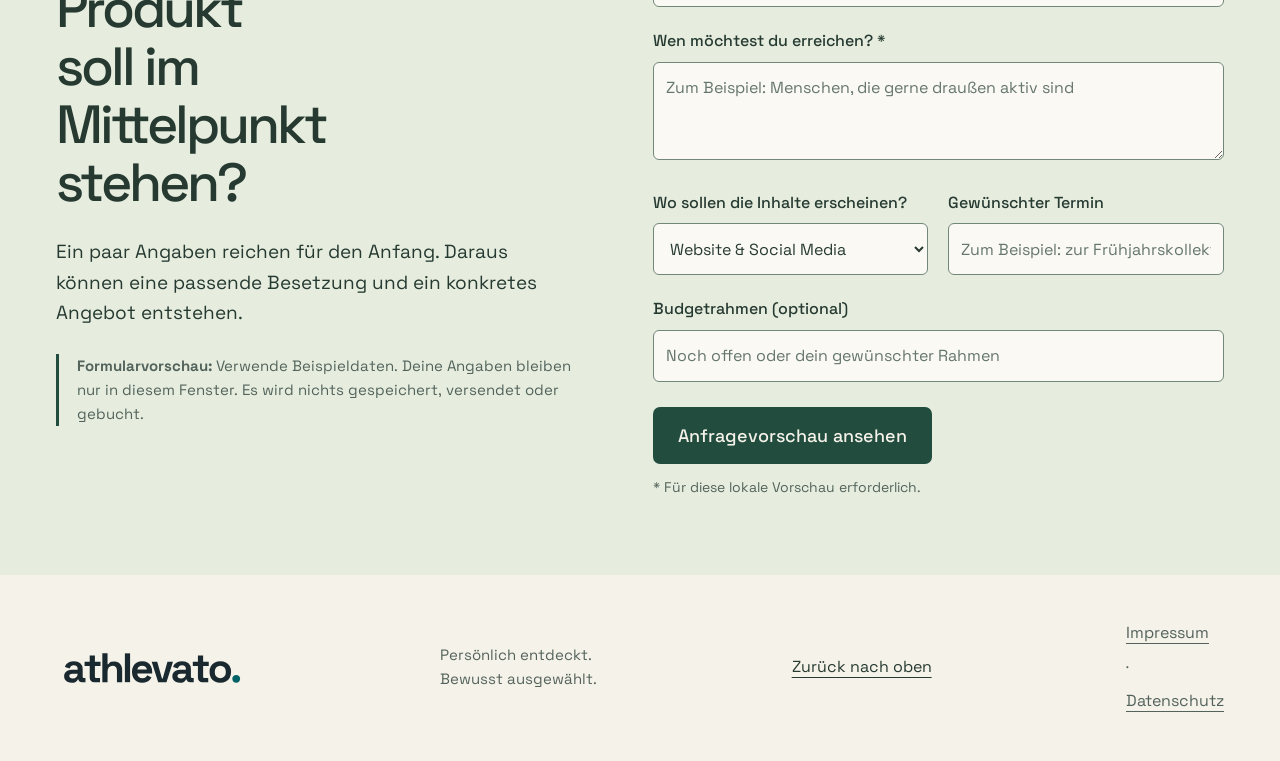
<file: athlevato/ugc/index.html>
<!doctype html>
<html lang="de">
<head>
<meta charset="utf-8"><meta name="viewport" content="width=device-width,initial-scale=1">
<meta name="robots" content="noindex,nofollow"><meta name="theme-color" content="#214c3e">
<meta http-equiv="Content-Security-Policy" content="default-src 'none'; img-src data:; font-src data:; style-src 'unsafe-inline'; script-src 'unsafe-inline'; connect-src 'none'; form-action 'none'; base-uri 'none'">
<meta name="description" content="Athlevato-Gestaltungsentwurf: Produktvideos und Fotos mit ausgewählten Menschen. Kein buchbares Angebot.">
<title>Athlevato Produktstory – Website-Entwurf</title>
<style>@font-face{font-family:Athlevato;src:url('[data-uri]') format('woff2');font-weight:300 700;font-display:swap}
:root{color-scheme:light;--paper:#f5f2e9;--forest:#214c3e;--sage:#e6eddf;--gold:#d4bc78;--ink:#263a31;--muted:#53635b;--line:#bac3b6}
*{box-sizing:border-box}html{scroll-behavior:smooth;scroll-padding-top:30px}body{margin:0;background:var(--paper);color:var(--ink);font:400 18px/1.6 Athlevato,Arial,sans-serif;-webkit-font-smoothing:antialiased}button,input,select,textarea{font:inherit}button,a,summary{touch-action:manipulation}button{cursor:pointer}a{color:inherit;text-underline-offset:5px}img{display:block;max-width:100%;height:auto}h1,h2,h3,p,figure{margin:0}h1,h2,h3{font-weight:500;letter-spacing:-.055em;line-height:1.08}p{max-width:64ch}h1{font-size:clamp(62px,6.35vw,96px)}h2{font-size:clamp(40px,4.2vw,64px)}h3{font-size:27px}.wrap{width:min(1280px,calc(100% - 112px));margin:auto}a:focus-visible,button:focus-visible,input:focus-visible,select:focus-visible,textarea:focus-visible,summary:focus-visible{outline:3px solid #99702b;outline-offset:5px}.on-dark :focus-visible{outline-color:var(--gold)}[hidden]{display:none!important}.skip{position:fixed;z-index:20;top:10px;left:15px;background:var(--forest);color:white;padding:14px;transform:translateY(-180%)}.skip:focus{transform:none}.draft-ribbon{padding:10px 20px;background:var(--sage);text-align:center;font-size:14px;line-height:1.5}.draft-ribbon strong{font-weight:600}.site-header{display:flex;align-items:center;justify-content:space-between;gap:20px;padding-block:27px 23px;border-bottom:1px solid var(--line)}.wordmark{display:block;width:235px;flex-shrink:0}.wordmark img{width:100%}.site-header nav{display:flex;align-items:center;gap:8px}.site-header nav a{padding:9px 14px;min-height:48px;display:flex;align-items:center;text-decoration:none;border-radius:6px;font-size:18px}.site-header nav a:hover{background:var(--sage)}.site-header nav .nav-cta{border:1px solid var(--forest);margin-left:8px}.hero{display:grid;grid-template-columns:1.05fr 1fr;gap:58px;align-items:center;padding-block:72px 68px}.hero-copy .intro-label{margin-bottom:22px;font-size:17px;color:var(--muted)}.hero-copy>p:not(.intro-label){font-size:19px;margin-top:28px;max-width:43ch}.hero-actions{display:flex;align-items:center;gap:24px;margin-top:32px;flex-wrap:wrap}.button{display:inline-flex;align-items:center;justify-content:center;min-height:56px;border:1px solid transparent;padding:15px 24px;border-radius:7px;background:var(--forest);color:var(--paper);text-decoration:none;font-weight:500;line-height:1.4;transition:background .15s}.button:hover{background:#173b2f}.button.gold{background:var(--gold);color:var(--ink)}.button.gold:hover{background:#e0cb93}.button.ghost{background:transparent;border-color:var(--forest);color:var(--forest)}.button.ghost:hover{background:var(--sage)}.hero .sector{font-size:15px;margin-top:23px;color:var(--muted)}.hero-visual{min-width:0;position:relative}.photo-duo{display:grid;grid-template-columns:1fr 1fr;gap:17px;align-items:start}.photo-duo figure:nth-child(2){padding-top:60px}.photo-duo img{width:100%;aspect-ratio:3/4;object-fit:contain;border-radius:100px 100px 9px 9px}.photo-duo figure:nth-child(2) img{border-radius:9px 9px 100px 100px}.photo-duo figcaption{font-size:15px;padding-top:10px;color:var(--muted)}.image-note{font-size:14px;line-height:1.5;margin-top:22px;color:var(--muted)}.hero-bottom{display:flex;justify-content:space-between;gap:26px;border-top:1px solid var(--line);padding-block:23px 27px;font-size:16px}.hero-bottom span:last-child{color:var(--muted)}.package{background:var(--forest);color:var(--paper);padding-block:76px 70px;margin-top:28px}.package-grid{display:grid;grid-template-columns:.95fr 1.05fr;gap:90px}.eyebrow{font-size:16px;margin-bottom:19px}.package h2{max-width:12ch}.package-lead{font-size:20px;margin-top:25px;max-width:35ch;color:#e0e7dc}.package .scope{font-size:15px;color:#d0dccc;margin-top:30px}.deliverable{display:grid;grid-template-columns:64px 1fr;gap:20px;padding:21px 0;border-bottom:1px solid #738d7a}.deliverable:first-child{padding-top:0}.deliverable .number{font-size:49px;line-height:1.1;letter-spacing:-.07em;color:var(--gold)}.deliverable h3{font-size:24px;letter-spacing:-.03em;margin-bottom:7px}.deliverable p{font-size:16px;color:#e0e7dc;line-height:1.6}.package-foot{display:flex;justify-content:space-between;align-items:center;gap:32px;padding-top:38px;margin-top:35px;border-top:1px solid #738d7a}.package-foot strong{font-size:22px;font-weight:500;display:block}.package-foot small{display:block;font-size:15px;color:#e0e7dc;margin-top:6px}.package-details{margin-top:30px}.package-details summary{cursor:pointer;min-height:48px;padding-block:10px;font-size:17px}.package-details>div{padding-top:15px;color:#e0e7dc}.package-details p{font-size:16px;margin-bottom:14px;max-width:80ch}.section{padding-block:86px}.section-head{display:grid;grid-template-columns:1.05fr 1fr;gap:58px;align-items:end;margin-bottom:40px}.section-head>p{color:var(--muted);max-width:44ch}.story-demo{background:var(--sage);border-radius:18px;padding:34px 40px;display:grid;grid-template-columns:1fr 1fr;gap:50px}.concept{min-width:0}.concept>p{font-size:16px;color:var(--muted);margin-top:12px}.variant-switch{display:flex;gap:8px;margin-top:24px;flex-wrap:wrap}.variant-switch button{min-height:46px;padding:9px 17px;border:1px solid #647b6d;border-radius:30px;background:transparent;color:var(--ink);font-size:16px}.variant-switch button[aria-pressed=true]{background:var(--forest);color:var(--paper);border-color:var(--forest)}.opening{font-size:24px;line-height:1.35;letter-spacing:-.035em;margin-top:24px;min-height:100px}.concept .rest{padding-top:20px;border-top:1px solid var(--line);font-size:15px}.demo-note{font-size:14px;color:var(--muted);margin-top:18px}.workflow{background:#ede8da;padding-block:70px}.workflow h2{max-width:19ch;margin-bottom:42px}.steps{list-style:none;padding:0;margin:0;display:grid;grid-template-columns:repeat(4,1fr);gap:36px}.step-num{font-size:16px;display:block;color:var(--muted);margin-bottom:15px}.steps h3{font-size:24px;margin-bottom:14px}.steps p{font-size:16px;color:var(--muted)}.creator-section{display:grid;grid-template-columns:.95fr 1.05fr;gap:80px;align-items:start}.creator-section h2{max-width:12ch}.creator-section .lead{font-size:20px;margin-top:27px}.creator-points{padding:0;margin:0;list-style:none}.creator-points li{padding:0 0 23px;margin-bottom:23px;border-bottom:1px solid var(--line)}.creator-points h3{font-size:23px;margin-bottom:10px}.creator-points p{font-size:17px;color:var(--muted)}.gold-note{padding:20px 24px;background:#eee3c3;font-size:16px;border-radius:9px}.faq-section{padding-top:0}.faq-grid{display:grid;grid-template-columns:.95fr 1.05fr;gap:80px}.faq-list{min-width:0}.faq-list details{border-bottom:1px solid var(--line)}.faq-list summary{list-style:none;cursor:pointer;font-size:19px;display:flex;justify-content:space-between;align-items:center;gap:20px;min-height:70px;padding-block:20px}.faq-list summary::-webkit-details-marker{display:none}.faq-list summary span{font-size:26px}.faq-list details[open] summary span{transform:rotate(45deg)}.faq-list details p{color:var(--muted);padding:0 30px 24px 0;font-size:17px}.request-section{background:var(--sage);padding-block:76px}.request-grid{display:grid;grid-template-columns:.95fr 1.05fr;gap:80px}.request-grid h2{max-width:11ch}.request-grid .lead{font-size:19px;margin-top:25px}.request-note{margin-top:26px;border-left:3px solid var(--forest);padding-left:18px;font-size:15px;color:var(--muted)}.form-grid{display:grid;grid-template-columns:1fr 1fr;gap:21px 20px}.field{display:block;min-width:0}.field.full{grid-column:1/-1}.field>span{display:block;font-size:16px;font-weight:500;margin-bottom:8px}.field input,.field select,.field textarea{width:100%;min-height:52px;border:1px solid #728779;border-radius:6px;background:#faf9f4;color:var(--ink);padding:12px;font-size:16px}.field textarea{min-height:98px;resize:vertical}.field input::placeholder,.field textarea::placeholder{color:#65766d;opacity:1}.form-actions{margin-top:25px}.form-actions p{font-size:14px;color:var(--muted);margin-top:12px}.footer{display:flex;justify-content:space-between;gap:30px;align-items:center;padding-block:36px 38px}.footer img{width:190px}.footer p{font-size:15px;color:var(--muted)}.footer a{min-height:44px;display:flex;align-items:center;font-size:16px}dialog{width:min(660px,calc(100vw - 32px));max-height:90dvh;padding:34px;border:0;border-radius:14px;background:var(--paper);color:var(--ink);box-shadow:0 18px 60px #18352a40}dialog::backdrop{background:#18352a99}dialog h2{font-size:37px;padding-right:42px}dialog>p{font-size:16px;color:var(--muted);margin-top:18px}.dialog-close{position:absolute;right:17px;top:17px;width:44px;height:44px;background:var(--sage);border:0;border-radius:50%;color:var(--ink);font-size:28px}.preview-list{margin:24px 0}.preview-list div{padding:13px 0;border-bottom:1px solid var(--line)}.preview-list dt{font-size:14px;color:var(--muted)}.preview-list dd{font-size:17px;margin:5px 0 0;overflow-wrap:anywhere}.dialog-bottom{margin-top:20px}::selection{background:var(--gold);color:var(--ink)}
@media(min-width:1600px){.hero{padding-block:90px}.photo-duo{gap:22px}}
@media(max-width:1150px){.wrap{width:calc(100% - 72px)}.site-header nav a{padding-inline:10px;font-size:16px}.wordmark{width:200px}.hero{gap:35px}.hero h1{font-size:clamp(58px,6.8vw,80px)}.package-grid,.creator-section,.faq-grid,.request-grid{gap:48px}.package-grid{grid-template-columns:1fr 1.1fr}.section-head{gap:40px}.steps{gap:24px}.photo-duo figure:nth-child(2){padding-top:44px}}
@media(max-width:850px){.site-header{flex-wrap:wrap;padding-block:21px 17px;gap:14px}.site-header nav{width:100%;justify-content:space-between;gap:4px}.site-header nav a{padding:9px 10px}.site-header nav .nav-cta{margin-left:0}.hero{grid-template-columns:1fr;gap:38px;padding-block:42px}.hero h1{font-size:clamp(60px,9.8vw,85px)}.hero-copy>p:not(.intro-label){max-width:55ch}.hero-visual{width:min(610px,100%);margin:auto}.photo-duo figure:nth-child(2){padding-top:40px}.hero-bottom{flex-direction:column;gap:8px}.package-grid,.section-head,.creator-section,.faq-grid,.request-grid{grid-template-columns:1fr;gap:34px}.package h2,.creator-section h2,.request-grid h2{max-width:none}.package-lead{max-width:50ch}.package-grid{gap:40px}.package-foot{align-items:flex-start}.package-foot strong{font-size:20px}.section-head{margin-bottom:30px}.story-demo{padding:30px;gap:32px}.opening{font-size:21px;min-height:115px}.steps{grid-template-columns:1fr 1fr;gap:34px}.creator-section .lead{max-width:52ch}.request-note{max-width:45ch}}
@media(max-width:540px){body{font-size:17px}.wrap{width:calc(100% - 40px)}.draft-ribbon{font-size:14px;padding:9px 20px}.site-header{gap:13px}.wordmark{width:200px}.site-header nav{gap:7px;flex-wrap:wrap;justify-content:flex-start}.site-header nav a{font-size:15px;padding:8px 10px;min-height:44px;border:1px solid var(--line);border-radius:5px}.site-header nav .nav-cta{border-color:var(--forest)}.hero{padding-block:35px 30px;gap:32px}.hero-copy .intro-label{font-size:15px;margin-bottom:19px}.hero h1{font-size:clamp(48px,12.4vw,66px);line-height:1.05;letter-spacing:-.055em}.hero-copy>p:not(.intro-label){font-size:18px;margin-top:23px}.hero-actions{margin-top:25px}.button{font-size:16px;padding:14px 18px;min-height:54px}.hero .sector{margin-top:18px;font-size:14px}.photo-duo{gap:12px}.photo-duo figure:nth-child(2){padding-top:30px}.photo-duo img{border-radius:64px 64px 7px 7px}.photo-duo figure:nth-child(2) img{border-radius:7px 7px 64px 64px}.photo-duo figcaption{font-size:14px}.image-note{font-size:14px;margin-top:18px}.hero-bottom{font-size:15px;padding-block:20px}.package{margin-top:16px;padding-block:48px}.package h2{font-size:46px;max-width:11ch}.package-lead{font-size:18px}.package .scope{margin-top:22px}.deliverable{grid-template-columns:45px 1fr;gap:18px}.deliverable .number{font-size:40px}.deliverable h3{font-size:23px}.deliverable p{font-size:16px}.package-foot{display:block;padding-top:27px;margin-top:25px}.package-foot .button{margin-top:24px;width:100%}.package-details{margin-top:23px}.section{padding-block:52px}h2{font-size:43px}.section-head{gap:23px}.section-head>p{font-size:17px}.story-demo{display:block;padding:26px 22px;border-radius:12px}.concept+ .concept{margin-top:31px;padding-top:30px;border-top:1px solid #99aa9c}.opening{min-height:0;font-size:23px;margin-top:23px;margin-bottom:22px}.concept .rest{font-size:15px}.workflow{padding-block:49px}.workflow h2{font-size:42px;margin-bottom:30px}.steps{grid-template-columns:1fr;gap:24px}.steps li{display:grid;grid-template-columns:30px 1fr;column-gap:16px}.step-num{grid-row:span 2;margin:2px 0 0}.steps h3{margin-bottom:7px}.steps p{grid-column:2}.creator-section{gap:32px}.creator-section .lead{font-size:18px;margin-top:21px}.creator-points h3{font-size:23px}.creator-points p{font-size:17px}.gold-note{padding:18px;font-size:15px}.faq-section{padding-top:0}.faq-list summary{font-size:18px;min-height:64px}.faq-list details p{font-size:16px;padding-right:0}.request-section{padding-block:50px}.request-grid{gap:32px}.request-grid h2{font-size:45px}.request-grid .lead{font-size:18px;margin-top:21px}.form-grid{grid-template-columns:1fr;gap:19px}.field.full{grid-column:auto}.form-actions .button{width:100%}.footer{flex-wrap:wrap;gap:18px;padding-block:28px}.footer img{width:180px}.footer p{font-size:14px;max-width:26ch}.footer a{font-size:15px}dialog{padding:29px 23px}dialog h2{font-size:30px}}
@media(max-width:359px){.wrap{width:calc(100% - 32px)}.site-header nav a{font-size:14px;padding-inline:8px}.hero h1{font-size:46px}.package h2,h2{font-size:40px}.photo-duo{gap:10px}.photo-duo figcaption{font-size:14px}.form-actions .button{padding-inline:10px}}
@media(prefers-reduced-motion:reduce){html{scroll-behavior:auto}*,*::before,*::after{transition:none!important;animation:none!important}}
</style>
</head>
<body id="top">
<a class="skip" href="#main">Zum Inhalt springen</a>
<div class="draft-ribbon"><strong>Entwurf zur Freigabe</strong> · Noch nicht buchbar · 15.11.2026</div>
<header class="site-header wrap">
<a class="wordmark" href="../" aria-label="Athlevato – Startseite"><img src="[data-uri]" alt="Athlevato" width="235" height="65"></a>
<nav aria-label="Seitennavigation"><a href="../#unternehmen">Für Unternehmen</a><a href="#angebot">Das Angebot</a><a href="#ablauf">Der Ablauf</a><a href="#creators">Für Creators</a><a class="nav-cta" href="#projekt">Projektidee</a></nav>
</header>
<main id="main">
<section class="hero wrap" aria-labelledby="hero-title">
<div class="hero-copy"><p class="intro-label">Fitness-UGC · Produktvideos für Social Media</p>
<h1 id="hero-title">Dein Produkt.<br>Echte Momente.</h1>
<p>Echte Menschen probieren dein Produkt aus und erzählen in eigenen Worten, was sie daran erleben. Mit natürlichen Kurzvideos, passenden Fotos und einer Geschichte, die zu deiner Marke passt.</p>
<div class="hero-actions"><a class="button" href="#angebot">Das Startpaket entdecken</a></div>
<p class="sector">Für Fitness, Sport und einen aktiven Alltag.</p></div>
<div class="hero-visual"><div class="photo-duo">
<figure><img src="[data-uri]" width="720" height="960" alt="Mara, eine fiktive KI-Beispielperson in salbeigrüner Sportkleidung, vollständig von Kopf bis Fuß."><figcaption>Mara · KI-Beispiel</figcaption></figure>
<figure><img src="[data-uri]" width="720" height="960" alt="Noah, eine fiktive KI-Beispielperson in blauem Sportshirt und hellen Shorts, vollständig von Kopf bis Fuß."><figcaption>Noah · KI-Beispiel</figcaption></figure>
</div><p class="image-note">Bildbeispiele zur Gestaltung. Beide Personen sind KI-generiert und nicht buchbar. Echte Arbeitsproben folgen nach einer Pilotproduktion.</p></div>
</section>
<div class="hero-bottom wrap"><span>Ein Gesicht für Fotos und Produktvideos.</span><span>Persönlich ausgewählt. Gemeinsam abgestimmt.</span></div>

<section class="package on-dark" id="angebot" aria-labelledby="package-title"><div class="wrap">
<div class="package-grid"><div><p class="eyebrow">Das Startpaket · Athlevato Produktstory</p><h2 id="package-title">Eine Person.<br>Zwei Ideen.<br>Deine Marke.</h2><p class="package-lead">Ein überschaubarer Einstieg in Inhalte, die dein Produkt zeigen und erklären. Von der gemeinsamen Idee bis zu den fertigen Dateien.</p><p class="scope">Geplant für ein Produkt, eine ausgewählte Person und eine gemeinsame Aufnahmeumgebung.</p></div>
<div class="deliverables">
<div class="deliverable"><span class="number" aria-hidden="true">2</span><div><h3>Zwei Videoideen</h3><p>Je 15–30 Sekunden: zum Beispiel eine Anwendung und eine verständliche Produktvorstellung.</p></div></div>
<div class="deliverable"><span class="number" aria-hidden="true">4</span><div><h3>Vier fertige Videofassungen</h3><p>Jede Idee erhält zwei unterschiedliche Einstiege. Du bekommst vier Schnittfassungen – keine vier eigenständigen Drehs.</p></div></div>
<div class="deliverable"><span class="number" aria-hidden="true">4</span><div><h3>Vier passende Fotos</h3><p>Separat fotografierte Produkt- und Lifestyle-Motive. Blickwinkel und Motive stimmen wir vorher ab.</p></div></div>
<div class="deliverable"><span class="number" aria-hidden="true">1</span><div><h3>Ein abgestimmter Auftritt</h3><p>Hochkantvideos in 9:16 mit Untertiteln, ausgewählte Person, abgestimmte Aussagen und eine gebündelte kreative Korrekturrunde.</p></div></div>
</div></div>
<div class="package-foot"><div><strong>Pilotvorschlag: 1.290 € Gesamtpreis.</strong><small>Keine Umsatzsteuer gemäß § 19 UStG. Stand 15.11.2026. Verbindliches Angebot nach geklärter Besetzung und Produktionskosten.</small></div><a class="button gold" href="#projekt">Projektidee skizzieren</a></div>
<details class="package-details"><summary>Was enthalten ist – und was wir vorher klären</summary><div><p><strong>Enthalten:</strong> gemeinsames Briefing, zwei abgestimmte Videoideen, Besetzungsvorschlag, Koordination, Schnitt, Untertitel und Lieferung als vier MP4-Dateien plus vier JPG-Fotos. Videoauflösung: 1080 × 1920 Pixel. Fotoformat und Zuschnitt werden mit dem Briefing festgelegt.</p><p><strong>Vor der Beauftragung:</strong> tatsächliche Besetzung, Honorar und Gesamtpreis, Liefertermin, Freigabe der Aussagen, Nutzungskanäle, Länder und Laufzeit sowie Produktversand und Rückgabe. Eine Buchung setzt bestätigte Produktionskapazität voraus.</p><p><strong>Nutzung im Pilotvorschlag:</strong> sechs Monate auf der Markenwebsite und den eigenen Social-Media-Kanälen ohne Werbeschaltung. Länder und Beginn werden vorab abgestimmt.</p><p><strong>Separat vereinbaren:</strong> zusätzliche Konzepte, Formate, Rohmaterial, weitere kreative Korrekturen, Veröffentlichung auf Creator-Kanälen, Werbeschaltung und Vor-Ort-Produktion. Technische Abweichungen vom vereinbarten Briefing werden behoben.</p></div></details>
</div></section>

<section class="section wrap" id="beispiel" aria-labelledby="example-title"><div class="section-head"><h2 id="example-title">Ein anderer Einstieg.<br>Eine neue Wirkung.</h2><p>So wird aus zwei Ideen ein kleines Set zum Ausprobieren. Wähle einen Einstieg und entdecke, wie sich die Geschichte verändert.</p></div>
<div class="story-demo">
<article class="concept"><h3>Idee 1: Im Alltag</h3><p>Die Person zeigt, wie sie das Produkt in eine Alltagssituation einbindet.</p><div class="variant-switch" role="group" aria-label="Einstieg für die Alltagsidee"><button type="button" data-concept="daily" data-variant="a" aria-pressed="true">Einstieg A</button><button type="button" data-concept="daily" data-variant="b" aria-pressed="false">Einstieg B</button></div><div class="opening" id="daily-opening" aria-live="polite">„Was kommt mit, wenn ich draußen unterwegs bin?“</div><p class="rest">Danach: das Produkt in einer echten Anwendungssituation zeigen. Beide Fassungen nutzen denselben Hauptteil.</p></article>
<article class="concept"><h3>Idee 2: Im Detail</h3><p>Eine Nahaufnahme und eine klare Erklärung machen das Produkt verständlich.</p><div class="variant-switch" role="group" aria-label="Einstieg für die Detailidee"><button type="button" data-concept="detail" data-variant="a" aria-pressed="true">Einstieg A</button><button type="button" data-concept="detail" data-variant="b" aria-pressed="false">Einstieg B</button></div><div class="opening" id="detail-opening" aria-live="polite">„Schauen wir uns dieses Detail einmal genauer an.“</div><p class="rest">Danach: eine bestätigte Produkteigenschaft anschaulich erklären. Beide Fassungen nutzen denselben Hauptteil.</p></article>
</div><p class="demo-note">Fiktive Textbeispiele für eine Trinkflasche, kein Kundenprojekt. Konkrete Eigenschaften und Aussagen werden vor dem Dreh mit der Marke geprüft. Das sind Textvarianten, keine Videovorschauen.</p></section>

<section class="workflow" id="ablauf" aria-labelledby="workflow-title"><div class="wrap"><h2 id="workflow-title">Von deiner Idee<br>zu fertigen Inhalten.</h2><ol class="steps">
<li><span class="step-num" aria-hidden="true">01</span><h3>Gemeinsam klären</h3><p>Produkt, Zielgruppe, Botschaft und Verwendung bilden das Briefing.</p></li>
<li><span class="step-num" aria-hidden="true">02</span><h3>Passend besetzen</h3><p>Für den Piloten suchen wir eine passende Person und prüfen ihre Arbeitsproben. Umfang und Preis werden abgestimmt.</p></li>
<li><span class="step-num" aria-hidden="true">03</span><h3>Zeigen & erklären</h3><p>Nach deiner Freigabe werden die vereinbarten Motive aufgenommen und geschnitten.</p></li>
<li><span class="step-num" aria-hidden="true">04</span><h3>Prüfen & nutzen</h3><p>Du bündelst dein Feedback und erhältst die fertigen Dateien für die vereinbarte Nutzung.</p></li>
</ol></div></section>

<section class="section wrap creator-section" id="creators" aria-labelledby="creator-title"><div><p class="eyebrow">Für Models & Creators</p><h2 id="creator-title">Deine Präsenz.<br>Deine Fähigkeiten.<br>Bezahlte Arbeit.</h2><p class="lead">Du kannst Produkte natürlich präsentieren und vor der Kamera du selbst bleiben? Genau das möchten wir kennenlernen.</p></div><div><ul class="creator-points"><li><h3>Dein Können wird sichtbar.</h3><p>Ein kurzes Sprechvideo und eine Produktvorstellung ergänzen deine Fotos. Für reine Content-Aufträge brauchst du keine große Followerzahl.</p></li><li><h3>Du weißt vorher, was gefragt ist.</h3><p>Aufwand, Vergütung, Nutzung und Korrekturen werden vor deiner Zusage festgelegt. Zusätzliche Wünsche werden gesondert vereinbart.</p></li><li><h3>Passende Anfragen statt Versprechen.</h3><p>Wir möchten langfristige Zusammenarbeit ermöglichen. Eine Aufnahme ist keine Garantie für Aufträge oder ein bestimmtes Einkommen.</p></li></ul><p class="gold-note">UGC ist eine eigene Fähigkeit. Bronze, Silber und Gold behalten ihre Bedeutung. Eine Goldeinladung setzt weiterhin überzeugende Moderationsfähigkeit voraus.</p></div></section>

<section class="section faq-section wrap" aria-labelledby="faq-title"><div class="faq-grid"><h2 id="faq-title">Gut zu wissen.<br>Vor dem ersten Dreh.</h2><div class="faq-list">
<details><summary>Was bedeutet UGC hier?<span aria-hidden="true">+</span></summary><p>Gemeint sind beauftragte Produktinhalte, die Creators selbst vor der Kamera gestalten. Du erhältst Videos und Fotos für die vereinbarten Kanäle deiner Marke. Eine Veröffentlichung auf dem Profil der Person ist eine separate Leistung.</p></details>
<details><summary>Sind die gezeigten Personen buchbar?<span aria-hidden="true">+</span></summary><p>Nein. Mara und Noah sind fiktive KI-Beispielpersonen für diesen Entwurf. Reale Personen und echte Arbeitsproben erscheinen erst nach persönlicher Prüfung und Freigabe.</p></details>
<details><summary>Wann kann ich die Inhalte nutzen?<span aria-hidden="true">+</span></summary><p>Liefertermin und Nutzungsumfang werden vor der Beauftragung festgelegt. Dazu gehören Kanäle, Länder und Laufzeit sowie die Frage, ob du die Inhalte in bezahlter Werbung einsetzen möchtest.</p></details>
<details><summary>Was passiert, wenn etwas geändert werden soll?<span aria-hidden="true">+</span></summary><p>Eine gebündelte kreative Korrekturrunde ist im vorgeschlagenen Paket enthalten. Technische Abweichungen vom vereinbarten Briefing werden behoben. Neue Konzepte oder nachträglich geänderte Anforderungen stimmen wir gesondert ab.</p></details>
<details><summary>Kann dieselbe Person auch für Fotos oder Moderation gebucht werden?<span aria-hidden="true">+</span></summary><p>Das ist die Idee: ein stimmiger Markenauftritt mit passenden Menschen. Welche zusätzlichen Aufgaben eine Person übernehmen kann, prüfen wir anhand ihrer nachgewiesenen Fähigkeiten und Verfügbarkeit.</p></details>
<details><summary>Gibt es auch KI-Produktbilder?<span aria-hidden="true">+</span></summary><p>Als spätere Ergänzung prüfen wir Produktvisualisierungen mit freigegebenen Originalbildern. Dieses Startpaket umfasst echte Foto- und Videoaufnahmen. KI-Visualisierungen wären ein getrenntes Angebot nach einer Qualitätsprüfung.</p></details>
</div></div></section>

<section class="request-section" id="projekt" aria-labelledby="request-title"><div class="wrap request-grid"><div><h2 id="request-title">Welches Produkt<br>soll im<br>Mittelpunkt stehen?</h2><p class="lead">Ein paar Angaben reichen für den Anfang. Daraus können eine passende Besetzung und ein konkretes Angebot entstehen.</p><p class="request-note"><strong>Formularvorschau:</strong> Verwende Beispieldaten. Deine Angaben bleiben nur in diesem Fenster. Es wird nichts gespeichert, versendet oder gebucht.</p></div>
<form id="project-form" autocomplete="off"><div class="form-grid"><label class="field full"><span>Produkt oder Marke *</span><input name="product" id="product" maxlength="150" placeholder="Zum Beispiel: eine Trinkflasche für unterwegs" required></label><label class="field full"><span>Wen möchtest du erreichen? *</span><textarea name="audience" id="audience" maxlength="500" placeholder="Zum Beispiel: Menschen, die gerne draußen aktiv sind" required></textarea></label><label class="field"><span>Wo sollen die Inhalte erscheinen?</span><select name="usage" id="usage"><option>Website &amp; Social Media</option><option>Bezahlte Social-Media-Werbung</option><option>Eigene Kanäle &amp; Werbung</option><option>Noch offen</option></select></label><label class="field"><span>Gewünschter Termin</span><input name="date" id="date" maxlength="100" placeholder="Zum Beispiel: zur Frühjahrskollektion"></label><label class="field full"><span>Budgetrahmen (optional)</span><input name="budget" id="budget" maxlength="100" placeholder="Noch offen oder dein gewünschter Rahmen"></label></div><div class="form-actions"><button class="button" type="submit" disabled>Anfragevorschau ansehen</button><p>* Für diese lokale Vorschau erforderlich.</p></div></form>
</div></section>
</main>
<footer class="footer wrap"><img src="[data-uri]" width="190" height="53" alt="Athlevato"><p>Persönlich entdeckt.<br>Bewusst ausgewählt.</p><a href="#top">Zurück nach oben</a><p><a href="../impressum.html">Impressum</a> · <a href="../datenschutz.html">Datenschutz</a></p></footer>
<dialog id="preview-dialog" aria-labelledby="preview-title" aria-describedby="preview-note"><button class="dialog-close" type="button" aria-label="Vorschau schließen" autofocus>×</button><h2 id="preview-title">Deine Projektidee</h2><p id="preview-note">So könnte die Anfrage zusammengefasst werden. Dies ist nur eine lokale Vorschau. Nichts wurde gesendet.</p><dl class="preview-list" id="preview-list"></dl><p><strong>Vorgeschlagenes Paket:</strong> eine Person, zwei Videoideen mit je zwei Einstiegen und vier Fotos. Besetzung, Kosten, Termin und Nutzungsdetails bleiben vor einer Beauftragung zu bestätigen. Es gilt der oben beschriebene Pilotvorschlag.</p><div class="dialog-bottom"><button class="button ghost" type="button" id="edit-preview">Angaben bearbeiten</button></div></dialog>
<script>const openings = {
  daily: {a: '„Was kommt mit, wenn ich draußen unterwegs bin?“', b: '„Ein Blick auf das Produkt, das heute mitkommt.“'},
  detail: {a: '„Schauen wir uns dieses Detail einmal genauer an.“', b: '„So sieht das Produkt aus der Nähe aus.“'}
};
document.querySelectorAll('[data-concept]').forEach(button => {
  button.addEventListener('click', () => {
    const {concept, variant} = button.dataset;
    document.querySelectorAll(`[data-concept="${concept}"]`).forEach(item => item.setAttribute('aria-pressed', String(item === button)));
    document.getElementById(`${concept}-opening`).textContent = openings[concept][variant];
  });
});
const form = document.getElementById('project-form');
form.querySelector('[type=submit]').disabled=false;
const dialog = document.getElementById('preview-dialog');
const preview = document.getElementById('preview-list');
let returnFocus;
form.addEventListener('submit', event => {
  event.preventDefault();
  if (!form.reportValidity()) return;
  returnFocus = document.activeElement;
  for (const field of form.querySelectorAll('input,textarea')) field.value=field.value.trim();
  if (!form.reportValidity()) return;
  const data = new FormData(form);
  const rows = [['Produkt / Marke', data.get('product')], ['Zielgruppe', data.get('audience')], ['Verwendung', data.get('usage')], ['Termin', data.get('date') || 'Noch offen'], ['Budgetrahmen', data.get('budget') || 'Noch offen']];
  preview.replaceChildren();
  for (const [label, value] of rows) {
    const row = document.createElement('div');
    const term = document.createElement('dt');
    const detail = document.createElement('dd');
    term.textContent = label;
    detail.textContent = value;
    row.append(term, detail);
    preview.append(row);
  }
  dialog.showModal();
});
document.querySelector('.dialog-close').addEventListener('click', () => dialog.close());
document.getElementById('edit-preview').addEventListener('click', () => dialog.close());
dialog.addEventListener('close', () => returnFocus?.focus());
</script>
</body></html>
</file>
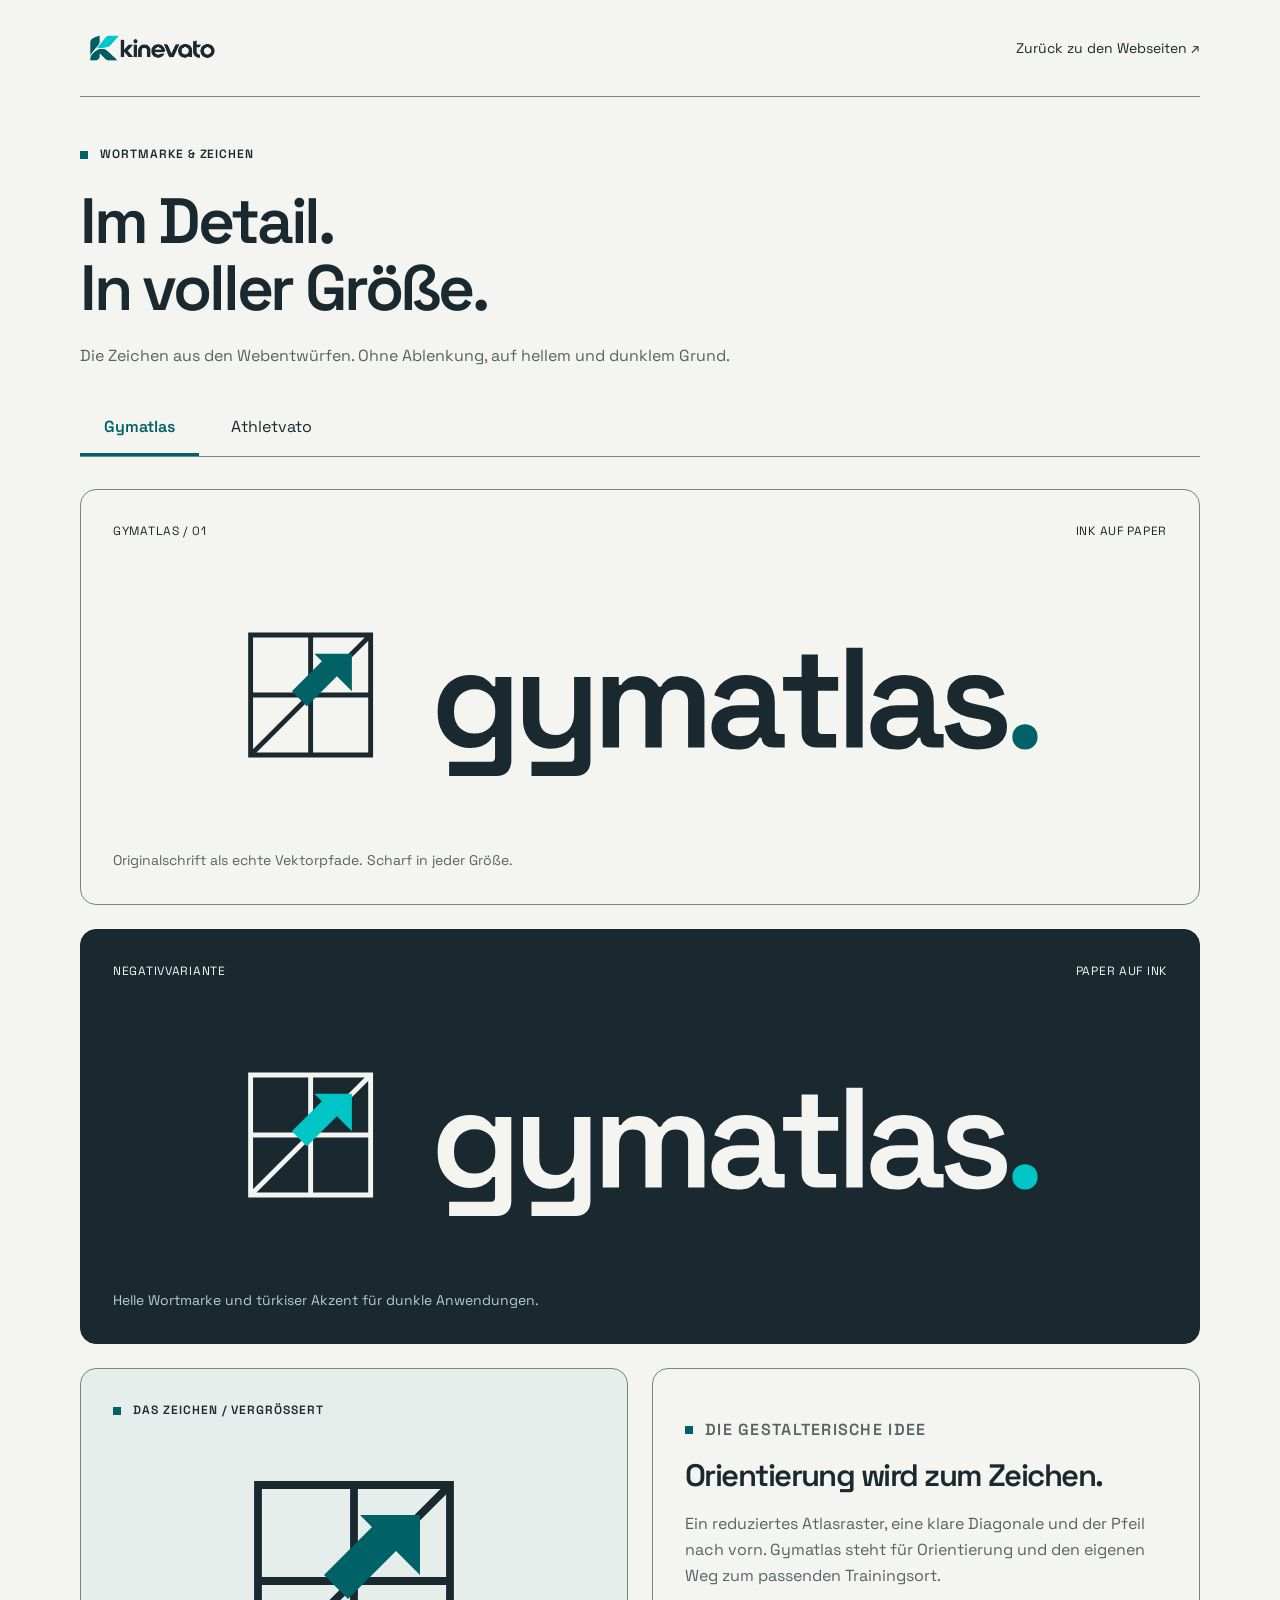
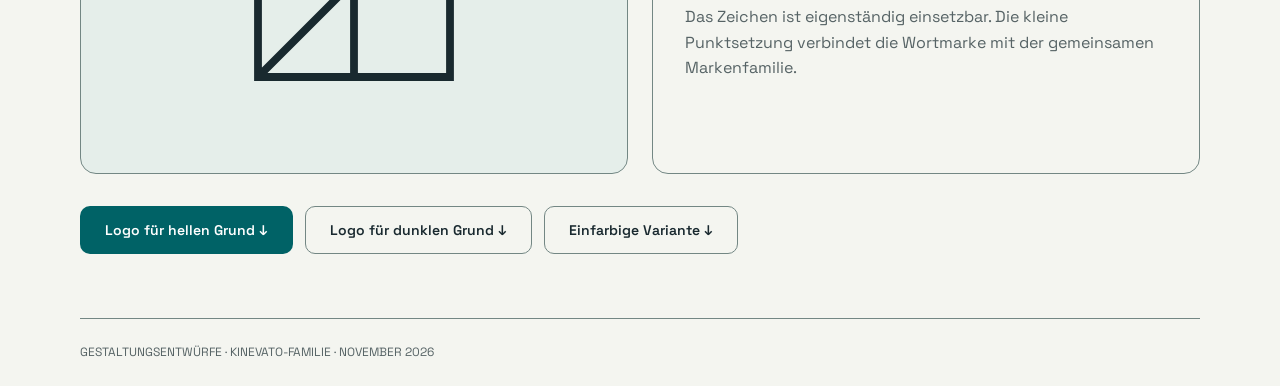
<file: logos.html>
<!doctype html><html lang="de"><head><meta charset="utf-8"><meta name="viewport" content="width=device-width,initial-scale=1"><meta name="robots" content="noindex,nofollow"><meta name="description" content="Gymatlas und Athletvato: Wortmarken und Zeichen in großer Ansicht."><title>Logostudio — Gymatlas & Athletvato</title><link rel="icon" href="gymatlas/icon.svg"><link rel="preload" href="assets/SpaceGrotesk.ttf" as="font" type="font/ttf" crossorigin><link rel="stylesheet" href="shared.css"><style>header{padding-block:24px;display:flex;justify-content:space-between;align-items:center;gap:24px;border-bottom:1px solid var(--line)}header img{width:144px;height:auto}header a{min-height:44px;display:flex;align-items:center;text-decoration:none;font-size:14px}.intro{padding-block:48px 32px}.intro h1{font-size:clamp(44px,5vw,64px);margin-top:24px}.intro p:last-child{margin-top:20px;color:var(--muted)}.switcher{display:flex;border-bottom:1px solid var(--line);margin-bottom:32px;gap:8px}.switcher button{background:none;border:0;border-bottom:3px solid transparent;min-height:56px;padding:12px 24px;font-size:16px}.switcher button[aria-pressed=true]{border-color:var(--deep);color:var(--deep);font-weight:600}.logo-stage{border:1px solid var(--line);border-radius:16px;padding:32px;margin-bottom:24px}.stage-top{display:flex;justify-content:space-between;gap:16px;font-size:12px;letter-spacing:.06em}.logo-stage>img{display:block;width:90%;max-width:850px;height:180px;object-fit:contain;margin:64px auto}.logo-stage.dark{background:var(--ink);color:var(--paper);border-color:var(--ink)}.stage-caption{color:var(--muted);font-size:14px}.dark .stage-caption{color:var(--dark-muted)}.logo-bottom{display:grid;grid-template-columns:1fr 1fr;gap:24px}.mark-stage{background:var(--soft);border:1px solid var(--line);border-radius:16px;padding:32px}.mark-stage img{display:block;width:min(240px,75%);height:240px;object-fit:contain;margin:40px auto}.word-study{display:grid;place-items:center;min-height:320px;overflow:hidden}.word-study span{font-size:clamp(80px,14vw,140px);font-weight:700;letter-spacing:-.07em;line-height:1}.word-study i{font-style:normal;color:var(--deep)}.explanation{border:1px solid var(--line);border-radius:16px;padding:32px}.explanation h2{font-size:31px;margin-bottom:20px}.explanation p{font-size:16px;color:var(--muted);margin-block:16px}.downloads{display:flex;flex-wrap:wrap;gap:12px;margin-block:32px 64px}.downloads .btn{font-size:14px}.downloads .btn.secondary{background:transparent}footer{border-top:1px solid var(--line);padding-block:24px;font-size:12px;color:var(--muted)}@media(max-width:767px){.intro{padding-top:32px}.logo-stage{padding:24px}.logo-stage>img{height:110px;width:100%;margin:40px auto}.stage-top{font-size:12px}.logo-bottom{grid-template-columns:1fr}.mark-stage{padding:24px}.explanation{padding:24px}.explanation h2{font-size:25px}.downloads{margin-bottom:40px}.downloads .btn{width:100%}.switcher button{padding-inline:16px}}</style></head><body><a class="skip" href="#inhalt">Zum Inhalt</a><header class="wrap"><a href="./" aria-label="Zur Designübersicht"><img src="assets/kinevato-logo.png" alt="Kinevato" width="144" height="48"></a><a href="./">Zurück zu den Webseiten ↗</a></header><main class="wrap" id="inhalt"><section class="intro"><p class="eyebrow">WORTMARKE & ZEICHEN</p><h1>Im Detail.<br>In voller Größe.</h1><p>Die Zeichen aus den Webentwürfen. Ohne Ablenkung, auf hellem und dunklem Grund.</p></section><div class="switcher" role="group" aria-label="Marke auswählen"><button data-brand="gymatlas" aria-pressed="true">Gymatlas</button><button data-brand="athletvato" aria-pressed="false">Athletvato</button></div><div class="logo-stage"><div class="stage-top"><span id="logo-name">GYMATLAS / 01</span><span>INK AUF PAPER</span></div><img id="light-logo" src="logos/gymatlas-ink.svg" alt="Gymatlas Wortmarke groß" width="850" height="180"><p class="stage-caption">Originalschrift als echte Vektorpfade. Scharf in jeder Größe.</p></div><div class="logo-stage dark"><div class="stage-top"><span>NEGATIVVARIANTE</span><span>PAPER AUF INK</span></div><img id="dark-logo" src="logos/gymatlas-paper.svg" alt="Gymatlas Wortmarke auf dunklem Grund" width="850" height="180"><p class="stage-caption">Helle Wortmarke und türkiser Akzent für dunkle Anwendungen.</p></div><div class="logo-bottom"><div class="mark-stage"><p class="eyebrow" id="mark-label">DAS ZEICHEN / VERGRÖSSERT</p><img id="mark" src="logos/gymatlas-zeichen-ink.svg" alt="Gymatlas Atlaszeichen vergrößert" width="240" height="240"><div class="word-study" id="word-study" hidden><span>a<i>.</i></span></div></div><div class="explanation"><p class="eyebrow">DIE GESTALTERISCHE IDEE</p><h2 id="idea-title">Orientierung wird zum Zeichen.</h2><p id="idea-copy">Ein reduziertes Atlasraster, eine klare Diagonale und der Pfeil nach vorn. Gymatlas steht für Orientierung und den eigenen Weg zum passenden Trainingsort.</p><p id="idea-detail">Das Zeichen ist eigenständig einsetzbar. Die kleine Punktsetzung verbindet die Wortmarke mit der gemeinsamen Markenfamilie.</p></div></div><div class="downloads"><a class="btn" id="download-light" href="logos/gymatlas-ink.svg" download>Logo für hellen Grund ↓</a><a class="btn secondary" id="download-dark" href="logos/gymatlas-paper.svg" download>Logo für dunklen Grund ↓</a><a class="btn secondary" id="download-mono" href="logos/gymatlas-mono.svg" download>Einfarbige Variante ↓</a></div></main><footer class="wrap">GESTALTUNGSENTWÜRFE · KINEVATO-FAMILIE · NOVEMBER 2026</footer><script>
const el=id=>document.getElementById(id);const params=new URLSearchParams(location.search);function showBrand(name){const gym=name==='gymatlas',label=gym?'Gymatlas':'Athletvato';document.querySelectorAll('[data-brand]').forEach(b=>b.setAttribute('aria-pressed',String(b.dataset.brand===name)));el('logo-name').textContent=label.toUpperCase()+' / '+(gym?'01':'02');el('light-logo').src='logos/'+name+'-ink.svg';el('dark-logo').src='logos/'+name+'-paper.svg';el('light-logo').alt=label+' Wortmarke groß';el('dark-logo').alt=label+' Wortmarke auf dunklem Grund';el('mark').hidden=!gym;el('word-study').hidden=gym;el('mark-label').textContent=gym?'DAS ZEICHEN / VERGRÖSSERT':'DIE WORTMARKE / DETAIL';el('idea-title').textContent=gym?'Orientierung wird zum Zeichen.':'Klarer Auftritt. Eigener Ausdruck.';el('idea-copy').textContent=gym?'Ein reduziertes Atlasraster, eine klare Diagonale und der Pfeil nach vorn. Gymatlas steht für Orientierung und den eigenen Weg zum passenden Trainingsort.':'Kompakte Kleinbuchstaben, kräftige Space Grotesk und der präzise farbige Punkt. Die Wortmarke steht für sich, ohne zusätzliches Symbol.';el('idea-detail').textContent=gym?'Das Zeichen ist eigenständig einsetzbar. Die kleine Punktsetzung verbindet die Wortmarke mit der gemeinsamen Markenfamilie.':'Die Vektorfassung übernimmt diese Typografie. Für dunkle Flächen gibt es eine helle Variante, für einfarbige Anwendungen eine Monochromfassung.';['light','dark','mono'].forEach((v,i)=>el('download-'+v).href='logos/'+name+'-'+['ink','paper','mono'][i]+'.svg');}document.querySelectorAll('[data-brand]').forEach(b=>b.addEventListener('click',()=>showBrand(b.dataset.brand)));showBrand(params.get('brand')==='athletvato'?'athletvato':'gymatlas');
</script></body></html>
</file>
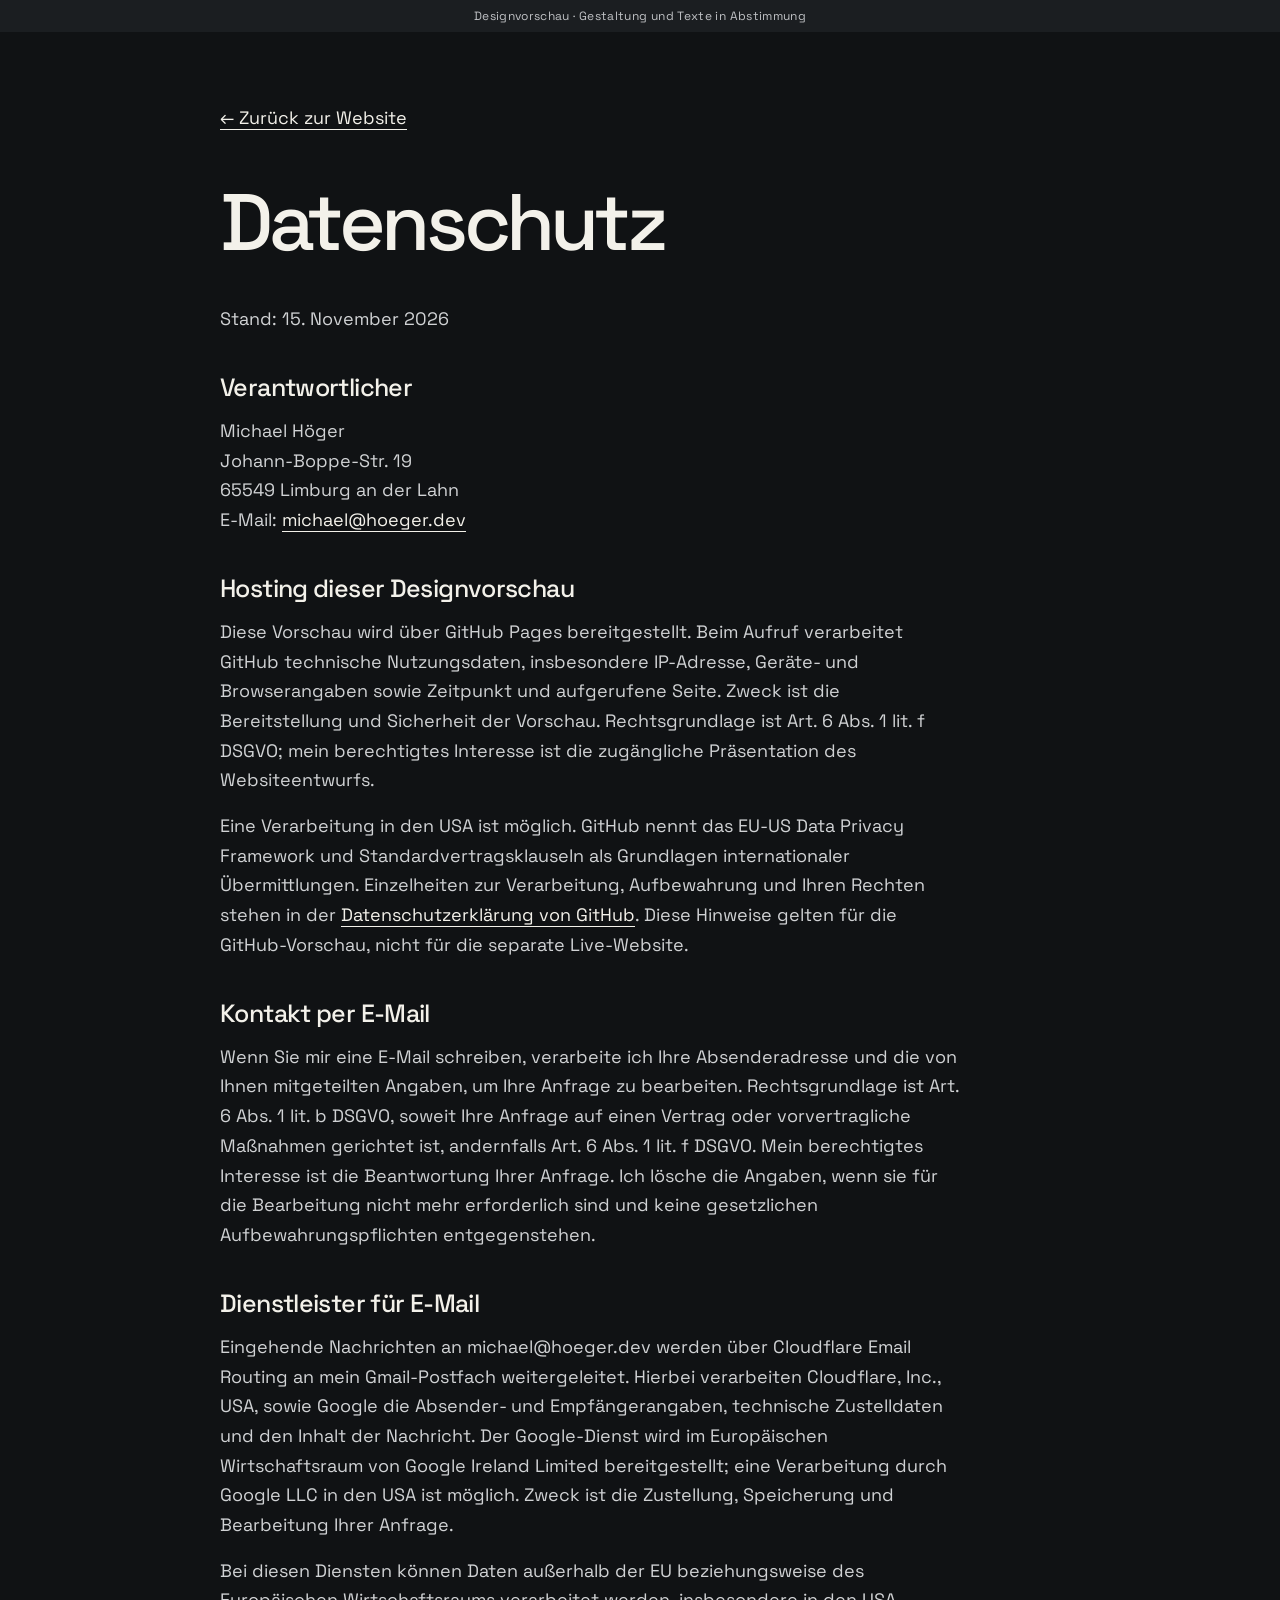
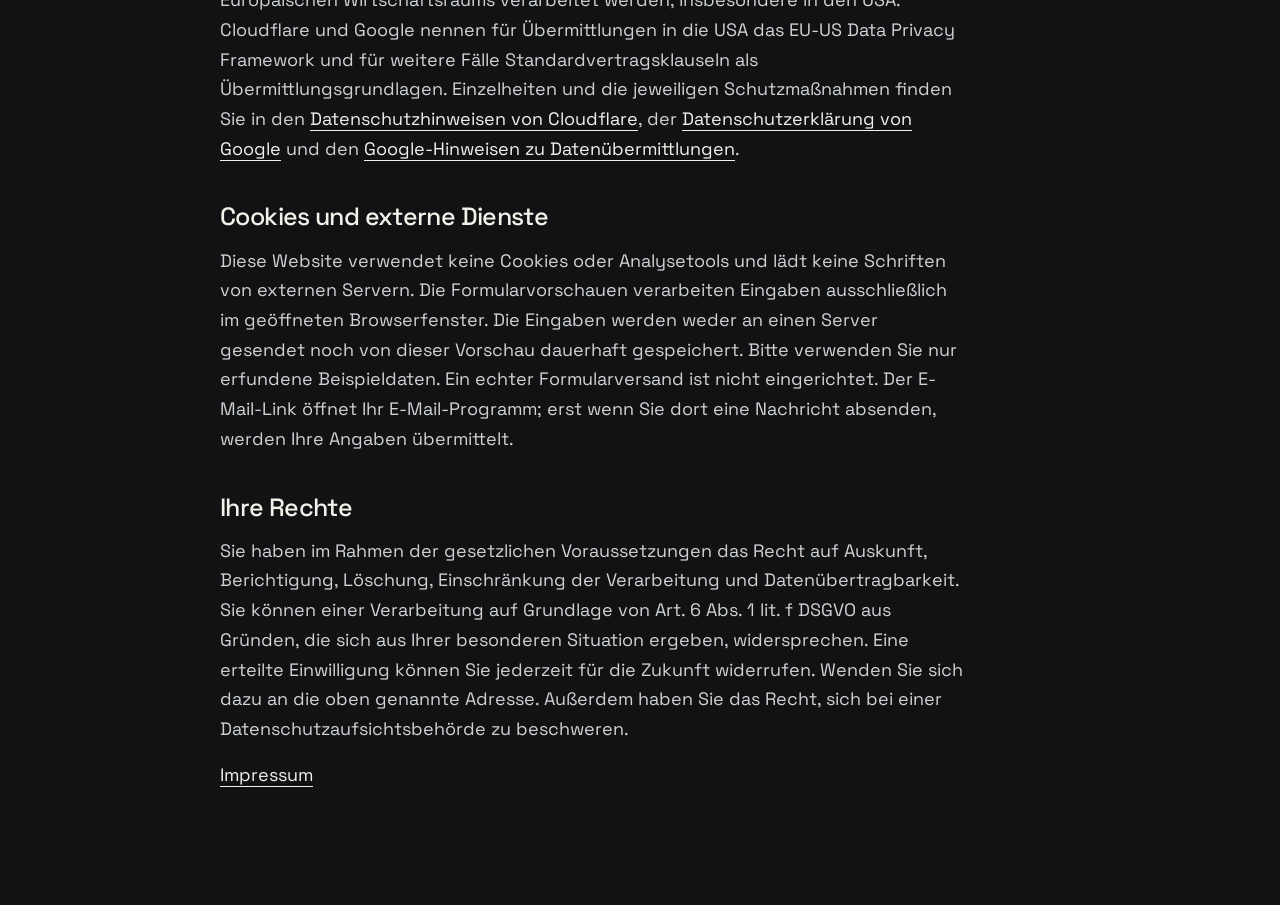
<file: athlevato/datenschutz.html>
<!doctype html>
<html lang="de">
<head>
<meta charset="utf-8">
<meta name="viewport" content="width=device-width,initial-scale=1">
<meta name="robots" content="noindex,nofollow">
<title>Datenschutz — Athlevato</title>
<link rel="icon" href="favicon.svg" type="image/svg+xml">
<link rel="stylesheet" href="shared.css?v=47349317b8">
<link rel="stylesheet" href="styles.css?v=9e6f5f8179">
</head>
<body class="dark">
<div class="demo-note">Designvorschau · Gestaltung und Texte in Abstimmung</div>
<main class="wrap legal">
<a href="index.html">← Zurück zur Website</a>
<h1>Datenschutz</h1>
<p>Stand: 15. November 2026</p>
<h2>Verantwortlicher</h2>
<p>Michael Höger<br>Johann-Boppe-Str. 19<br>65549 Limburg an der Lahn<br>E-Mail: <a href="mailto:michael@hoeger.dev">michael@hoeger.dev</a>
</p>
<h2>Hosting dieser Designvorschau</h2><p>Diese Vorschau wird über GitHub Pages bereitgestellt. Beim Aufruf verarbeitet GitHub technische Nutzungsdaten, insbesondere IP-Adresse, Geräte- und Browserangaben sowie Zeitpunkt und aufgerufene Seite. Zweck ist die Bereitstellung und Sicherheit der Vorschau. Rechtsgrundlage ist Art. 6 Abs. 1 lit. f DSGVO; mein berechtigtes Interesse ist die zugängliche Präsentation des Websiteentwurfs.</p><p>Eine Verarbeitung in den USA ist möglich. GitHub nennt das EU-US Data Privacy Framework und Standardvertragsklauseln als Grundlagen internationaler Übermittlungen. Einzelheiten zur Verarbeitung, Aufbewahrung und Ihren Rechten stehen in der <a href="https://docs.github.com/en/site-policy/privacy-policies/github-general-privacy-statement">Datenschutzerklärung von GitHub</a>. Diese Hinweise gelten für die GitHub-Vorschau, nicht für die separate Live-Website.</p><h2>Kontakt per E-Mail</h2>
<p>Wenn Sie mir eine E-Mail schreiben, verarbeite ich Ihre Absenderadresse und die von Ihnen mitgeteilten Angaben, um Ihre Anfrage zu bearbeiten. Rechtsgrundlage ist Art. 6 Abs. 1 lit. b DSGVO, soweit Ihre Anfrage auf einen Vertrag oder vorvertragliche Maßnahmen gerichtet ist, andernfalls Art. 6 Abs. 1 lit. f DSGVO. Mein berechtigtes Interesse ist die Beantwortung Ihrer Anfrage. Ich lösche die Angaben, wenn sie für die Bearbeitung nicht mehr erforderlich sind und keine gesetzlichen Aufbewahrungspflichten entgegenstehen.</p>
<h2>Dienstleister für E-Mail</h2>
<p>Eingehende Nachrichten an michael@hoeger.dev werden über Cloudflare Email Routing an mein Gmail-Postfach weitergeleitet. Hierbei verarbeiten Cloudflare, Inc., USA, sowie Google die Absender- und Empfängerangaben, technische Zustelldaten und den Inhalt der Nachricht. Der Google-Dienst wird im Europäischen Wirtschaftsraum von Google Ireland Limited bereitgestellt; eine Verarbeitung durch Google LLC in den USA ist möglich. Zweck ist die Zustellung, Speicherung und Bearbeitung Ihrer Anfrage.</p>
<p>Bei diesen Diensten können Daten außerhalb der EU beziehungsweise des Europäischen Wirtschaftsraums verarbeitet werden, insbesondere in den USA. Cloudflare und Google nennen für Übermittlungen in die USA das EU-US Data Privacy Framework und für weitere Fälle Standardvertragsklauseln als Übermittlungsgrundlagen. Einzelheiten und die jeweiligen Schutzmaßnahmen finden Sie in den <a href="https://www.cloudflare.com/de-de/privacypolicy/">Datenschutzhinweisen von Cloudflare</a>, der <a href="https://policies.google.com/privacy?hl=de">Datenschutzerklärung von Google</a> und den <a href="https://policies.google.com/privacy/frameworks?hl=de">Google-Hinweisen zu Datenübermittlungen</a>.</p>
<h2>Cookies und externe Dienste</h2>
<p>Diese Website verwendet keine Cookies oder Analysetools und lädt keine Schriften von externen Servern. Die Formularvorschauen verarbeiten Eingaben ausschließlich im geöffneten Browserfenster. Die Eingaben werden weder an einen Server gesendet noch von dieser Vorschau dauerhaft gespeichert. Bitte verwenden Sie nur erfundene Beispieldaten. Ein echter Formularversand ist nicht eingerichtet. Der E-Mail-Link öffnet Ihr E-Mail-Programm; erst wenn Sie dort eine Nachricht absenden, werden Ihre Angaben übermittelt.</p>
<h2>Ihre Rechte</h2>
<p>Sie haben im Rahmen der gesetzlichen Voraussetzungen das Recht auf Auskunft, Berichtigung, Löschung, Einschränkung der Verarbeitung und Datenübertragbarkeit. Sie können einer Verarbeitung auf Grundlage von Art. 6 Abs. 1 lit. f DSGVO aus Gründen, die sich aus Ihrer besonderen Situation ergeben, widersprechen. Eine erteilte Einwilligung können Sie jederzeit für die Zukunft widerrufen. Wenden Sie sich dazu an die oben genannte Adresse. Außerdem haben Sie das Recht, sich bei einer Datenschutzaufsichtsbehörde zu beschweren.</p>
<p>
<a href="impressum.html">Impressum</a>
</p>
</main>
</body>
</html>
</file>
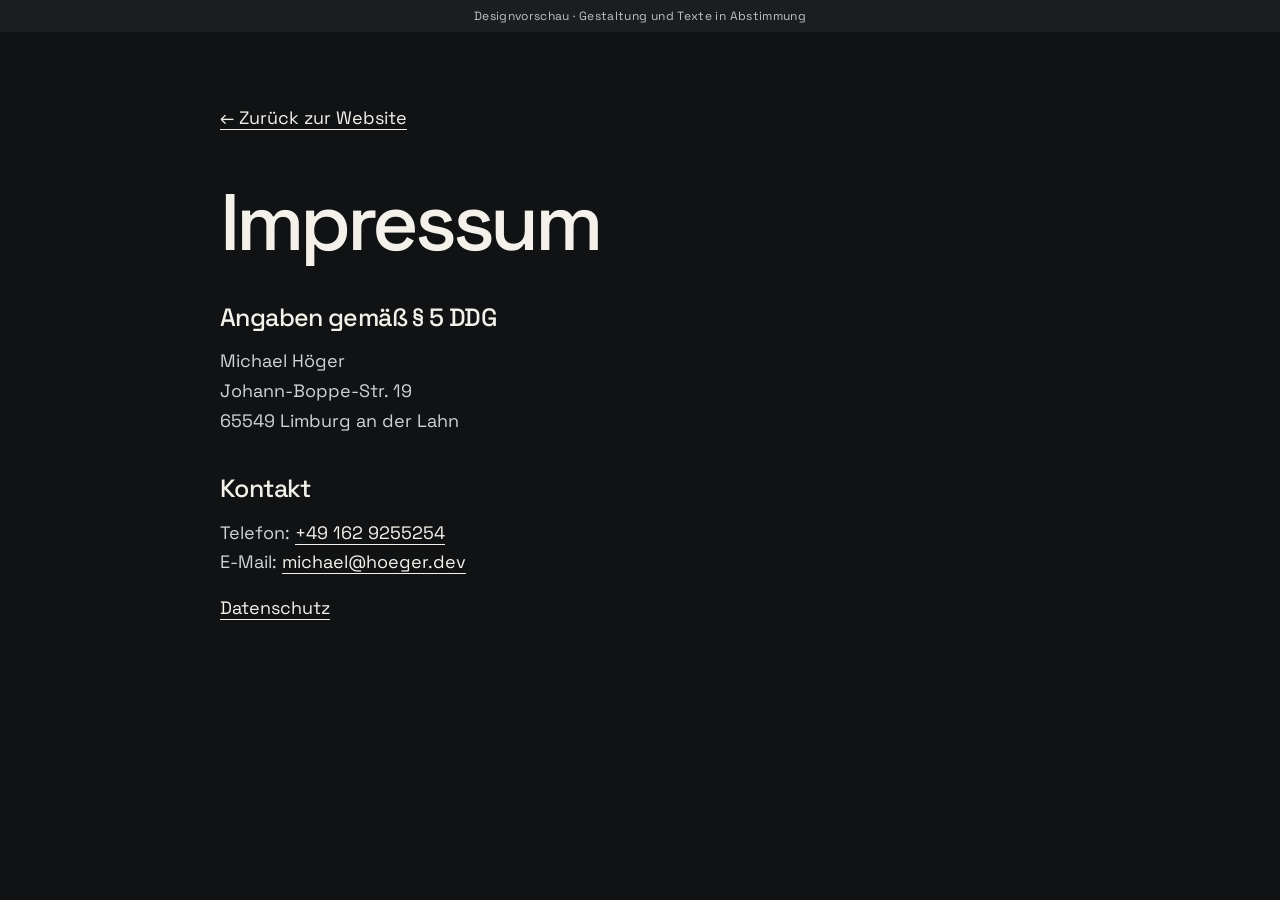
<file: athlevato/impressum.html>
<!doctype html>
<html lang="de">
<head><meta http-equiv="Content-Security-Policy" content="default-src 'self'; img-src 'self' data:; font-src 'self' data:; style-src 'self' 'unsafe-inline'; script-src 'self' 'unsafe-inline'; connect-src 'none'; form-action 'none'; base-uri 'none'">
<meta charset="utf-8">
<meta name="viewport" content="width=device-width,initial-scale=1">
<meta name="robots" content="noindex,nofollow">
<title>Impressum — Athlevato</title>
<link rel="icon" href="favicon.ico?v=2" sizes="32x32"><link rel="icon" href="favicon.svg?v=2" type="image/svg+xml"><link rel="apple-touch-icon" href="apple-touch-icon.png?v=2"><link rel="manifest" href="site.webmanifest">
<link rel="stylesheet" href="shared.css?v=cb5b2da8f5">
<link rel="stylesheet" href="styles.css?v=b8df3a9afa">
</head>
<body class="dark">
<div class="demo-note">Designvorschau · Gestaltung und Texte in Abstimmung</div>
<main class="wrap legal">
<a href="index.html">← Zurück zur Website</a>
<h1>Impressum</h1>
<h2>Angaben gemäß § 5 DDG</h2>
<p>Michael Höger<br>Johann-Boppe-Str. 19<br>65549 Limburg an der Lahn</p>
<h2>Kontakt</h2>
<p>Telefon: <a href="tel:+491629255254">+49 162 9255254</a>
<br>E-Mail: <a href="mailto:michael@hoeger.dev">michael@hoeger.dev</a>
</p>
<p>
<a href="datenschutz.html">Datenschutz</a>
</p>
</main>
</body>
</html>
</file>
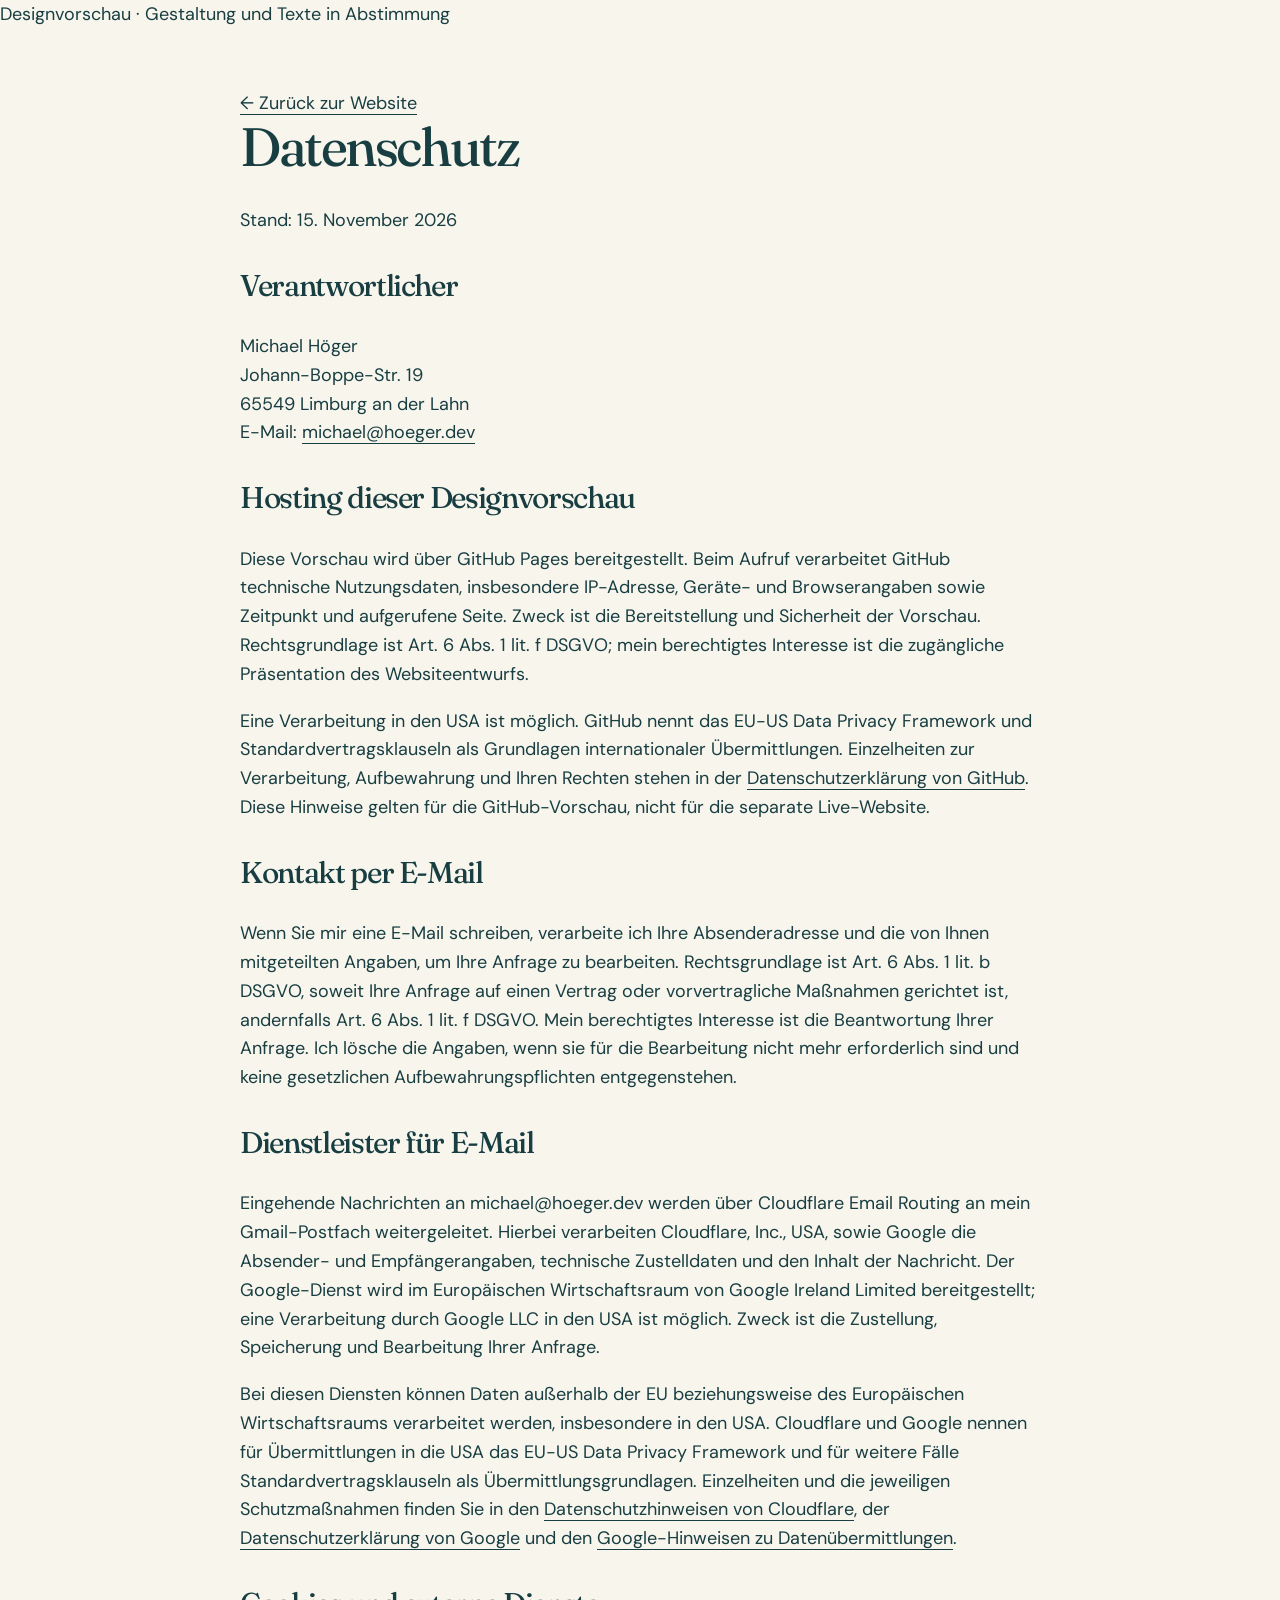
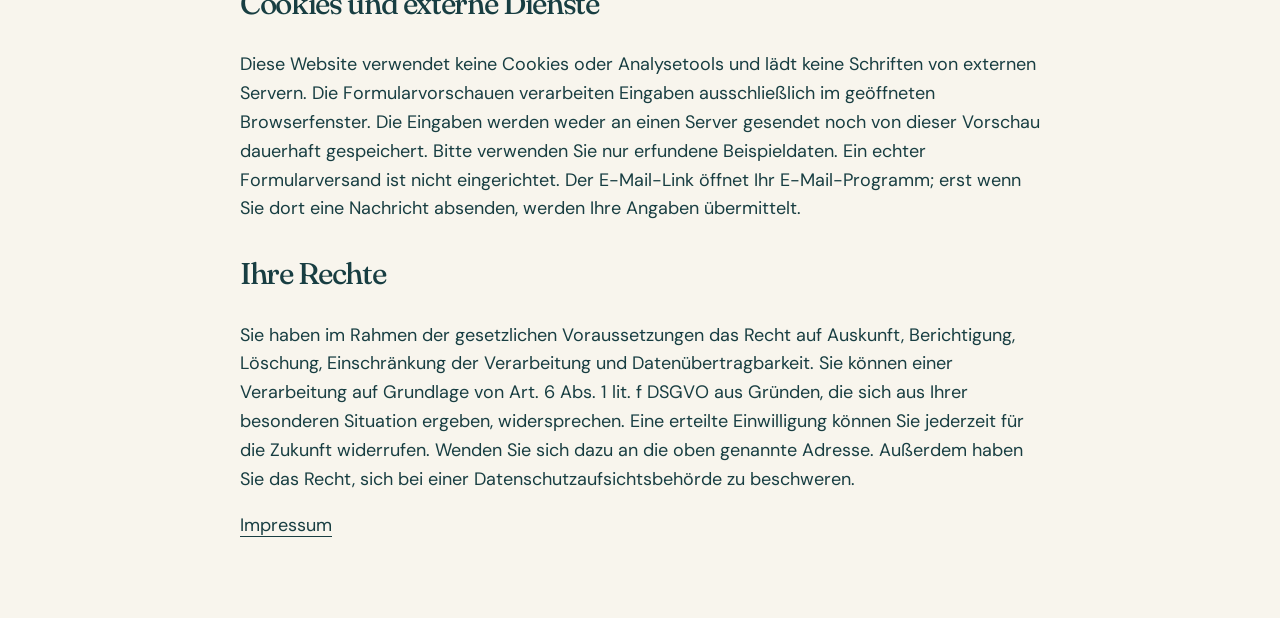
<file: ki-mit-michael/datenschutz.html>
<!doctype html>
<html lang="de">
<head>
<meta charset="utf-8">
<meta name="viewport" content="width=device-width,initial-scale=1">
<meta name="robots" content="noindex,nofollow">
<title>Datenschutz — KI mit Michael</title>
<link rel="icon" href="favicon.svg" type="image/svg+xml">

<link rel="stylesheet" href="style.css">
</head>
<body >
<div class="demo-note">Designvorschau · Gestaltung und Texte in Abstimmung</div>
<main class="wrap legal">
<a href="index.html">← Zurück zur Website</a>
<h1>Datenschutz</h1>
<p>Stand: 15. November 2026</p>
<h2>Verantwortlicher</h2>
<p>Michael Höger<br>Johann-Boppe-Str. 19<br>65549 Limburg an der Lahn<br>E-Mail: <a href="mailto:michael@hoeger.dev">michael@hoeger.dev</a>
</p>
<h2>Hosting dieser Designvorschau</h2><p>Diese Vorschau wird über GitHub Pages bereitgestellt. Beim Aufruf verarbeitet GitHub technische Nutzungsdaten, insbesondere IP-Adresse, Geräte- und Browserangaben sowie Zeitpunkt und aufgerufene Seite. Zweck ist die Bereitstellung und Sicherheit der Vorschau. Rechtsgrundlage ist Art. 6 Abs. 1 lit. f DSGVO; mein berechtigtes Interesse ist die zugängliche Präsentation des Websiteentwurfs.</p><p>Eine Verarbeitung in den USA ist möglich. GitHub nennt das EU-US Data Privacy Framework und Standardvertragsklauseln als Grundlagen internationaler Übermittlungen. Einzelheiten zur Verarbeitung, Aufbewahrung und Ihren Rechten stehen in der <a href="https://docs.github.com/en/site-policy/privacy-policies/github-general-privacy-statement">Datenschutzerklärung von GitHub</a>. Diese Hinweise gelten für die GitHub-Vorschau, nicht für die separate Live-Website.</p><h2>Kontakt per E-Mail</h2>
<p>Wenn Sie mir eine E-Mail schreiben, verarbeite ich Ihre Absenderadresse und die von Ihnen mitgeteilten Angaben, um Ihre Anfrage zu bearbeiten. Rechtsgrundlage ist Art. 6 Abs. 1 lit. b DSGVO, soweit Ihre Anfrage auf einen Vertrag oder vorvertragliche Maßnahmen gerichtet ist, andernfalls Art. 6 Abs. 1 lit. f DSGVO. Mein berechtigtes Interesse ist die Beantwortung Ihrer Anfrage. Ich lösche die Angaben, wenn sie für die Bearbeitung nicht mehr erforderlich sind und keine gesetzlichen Aufbewahrungspflichten entgegenstehen.</p>
<h2>Dienstleister für E-Mail</h2>
<p>Eingehende Nachrichten an michael@hoeger.dev werden über Cloudflare Email Routing an mein Gmail-Postfach weitergeleitet. Hierbei verarbeiten Cloudflare, Inc., USA, sowie Google die Absender- und Empfängerangaben, technische Zustelldaten und den Inhalt der Nachricht. Der Google-Dienst wird im Europäischen Wirtschaftsraum von Google Ireland Limited bereitgestellt; eine Verarbeitung durch Google LLC in den USA ist möglich. Zweck ist die Zustellung, Speicherung und Bearbeitung Ihrer Anfrage.</p>
<p>Bei diesen Diensten können Daten außerhalb der EU beziehungsweise des Europäischen Wirtschaftsraums verarbeitet werden, insbesondere in den USA. Cloudflare und Google nennen für Übermittlungen in die USA das EU-US Data Privacy Framework und für weitere Fälle Standardvertragsklauseln als Übermittlungsgrundlagen. Einzelheiten und die jeweiligen Schutzmaßnahmen finden Sie in den <a href="https://www.cloudflare.com/de-de/privacypolicy/">Datenschutzhinweisen von Cloudflare</a>, der <a href="https://policies.google.com/privacy?hl=de">Datenschutzerklärung von Google</a> und den <a href="https://policies.google.com/privacy/frameworks?hl=de">Google-Hinweisen zu Datenübermittlungen</a>.</p>
<h2>Cookies und externe Dienste</h2>
<p>Diese Website verwendet keine Cookies oder Analysetools und lädt keine Schriften von externen Servern. Die Formularvorschauen verarbeiten Eingaben ausschließlich im geöffneten Browserfenster. Die Eingaben werden weder an einen Server gesendet noch von dieser Vorschau dauerhaft gespeichert. Bitte verwenden Sie nur erfundene Beispieldaten. Ein echter Formularversand ist nicht eingerichtet. Der E-Mail-Link öffnet Ihr E-Mail-Programm; erst wenn Sie dort eine Nachricht absenden, werden Ihre Angaben übermittelt.</p>
<h2>Ihre Rechte</h2>
<p>Sie haben im Rahmen der gesetzlichen Voraussetzungen das Recht auf Auskunft, Berichtigung, Löschung, Einschränkung der Verarbeitung und Datenübertragbarkeit. Sie können einer Verarbeitung auf Grundlage von Art. 6 Abs. 1 lit. f DSGVO aus Gründen, die sich aus Ihrer besonderen Situation ergeben, widersprechen. Eine erteilte Einwilligung können Sie jederzeit für die Zukunft widerrufen. Wenden Sie sich dazu an die oben genannte Adresse. Außerdem haben Sie das Recht, sich bei einer Datenschutzaufsichtsbehörde zu beschweren.</p>
<p>
<a href="impressum.html">Impressum</a>
</p>
</main>
</body>
</html>
</file>
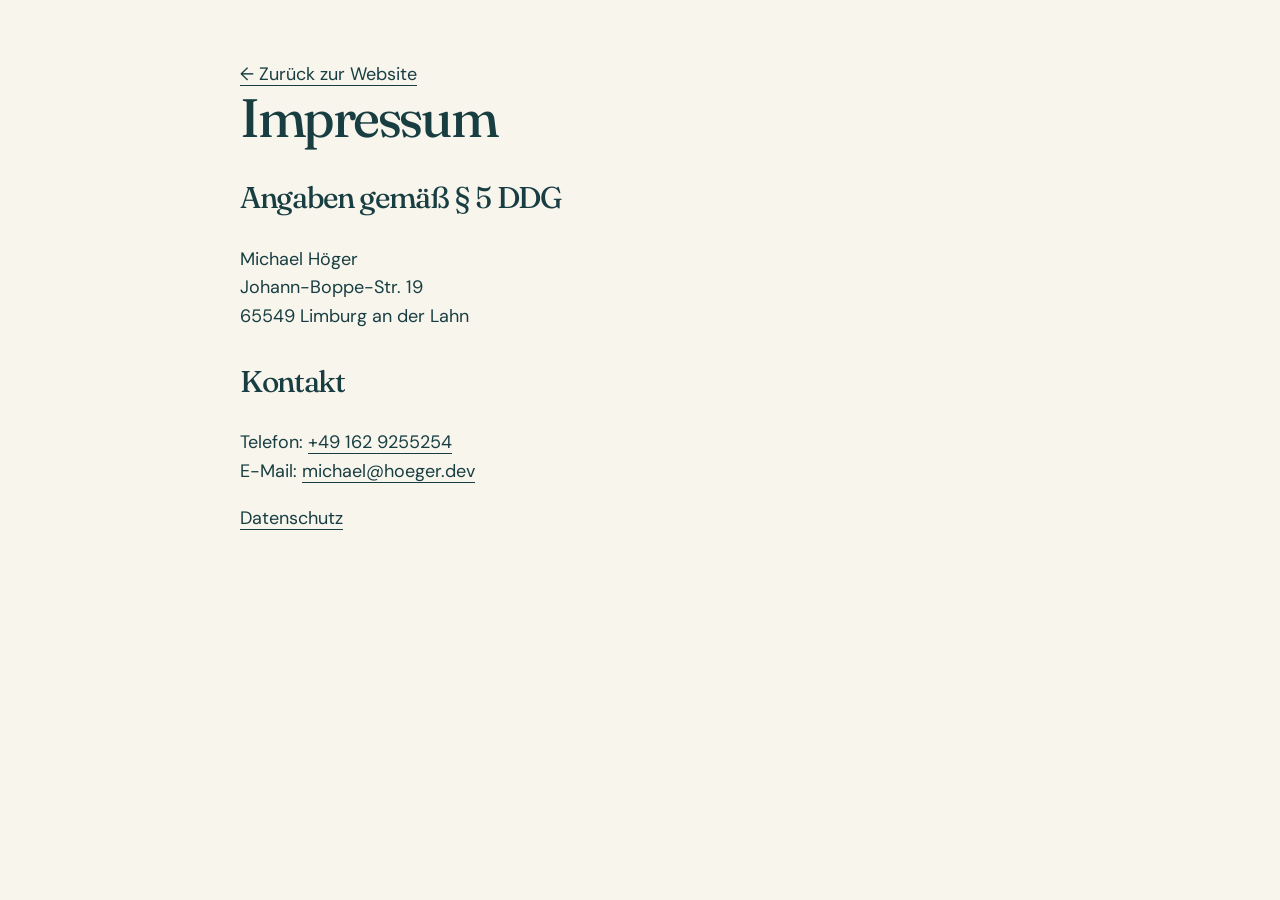
<file: ki-mit-michael/impressum.html>
<!doctype html>
<html lang="de">
<head><meta http-equiv="Content-Security-Policy" content="default-src 'self'; img-src 'self' data:; font-src 'self' data:; style-src 'self' 'unsafe-inline'; script-src 'self' 'unsafe-inline'; connect-src 'none'; form-action 'none'; base-uri 'none'">
<meta charset="utf-8">
<meta name="viewport" content="width=device-width,initial-scale=1">
<meta name="robots" content="noindex,nofollow">
<title>Impressum — KI mit Michael</title>
<link rel="icon" href="favicon.ico?v=2" sizes="32x32">
<link rel="icon" type="image/svg+xml" href="favicon.svg?v=2">
<link rel="apple-touch-icon" href="apple-touch-icon.png?v=2">
<link rel="manifest" href="manifest.json">
<link rel="stylesheet" href="style.css">
</head>
<body>
<main class="wrap legal">
<a href="index.html">← Zurück zur Website</a>
<h1>Impressum</h1>
<h2>Angaben gemäß § 5 DDG</h2>
<p>Michael Höger<br>Johann-Boppe-Str. 19<br>65549 Limburg an der Lahn</p>
<h2>Kontakt</h2>
<p>Telefon: <a href="tel:+491629255254">+49 162 9255254</a>
<br>E-Mail: <a href="mailto:michael@hoeger.dev">michael@hoeger.dev</a>
</p>
<p>
<a href="datenschutz.html">Datenschutz</a>
</p>
</main>
</body>
</html>
</file>
<file: shared.css>
@font-face{font-family:Space Grotesk;src:url('assets/SpaceGrotesk.ttf') format('truetype');font-style:normal;font-weight:300 700;font-display:swap}
:root{--ink:#19292f;--paper:#f4f5f0;--teal:#00c5c7;--deep:#006266;--white:#fff;--muted:#566365;--line:#738784;--soft:#e5eeea;--pale:#d9eeeb;--dark-surface:#1b2e34;--dark-border:#78999b;--dark-muted:#b8cccb;--radius:16px;--control:10px;--dialog:20px;--font:'Space Grotesk',Arial,Helvetica,sans-serif;--ease:cubic-bezier(.2,0,0,1)}
*{box-sizing:border-box}html{scroll-behavior:smooth;scroll-padding-top:100px}body{margin:0;font:400 16px/1.6 var(--font);background:var(--paper);color:var(--ink);-webkit-font-smoothing:antialiased}button,input,select,textarea{font:inherit;color:inherit}button,a,input,select,textarea{-webkit-tap-highlight-color:transparent}button{cursor:pointer}a{color:inherit}img,svg{max-width:100%}h1,h2,h3,h4,p{margin:0}h1,h2{font-weight:600;letter-spacing:-.05em;line-height:1.05}h3,h4{font-weight:600;letter-spacing:-.025em;line-height:1.15}p{max-width:65ch}button:focus-visible,a:focus-visible,input:focus-visible,select:focus-visible,textarea:focus-visible,summary:focus-visible{outline:3px solid var(--deep);outline-offset:4px}.dark :focus-visible{outline-color:var(--teal)}::selection{background:var(--teal);color:var(--ink)}.wrap{width:min(1120px,calc(100% - 64px));margin-inline:auto}.skip{position:fixed;top:-100px;left:16px;z-index:400;background:var(--paper);color:var(--ink);padding:16px}.skip:focus{top:16px}.eyebrow{display:flex;align-items:center;gap:12px;font-size:12px;font-weight:600;letter-spacing:.08em;text-transform:uppercase}.eyebrow:before{content:'';width:8px;height:8px;background:var(--deep);flex-shrink:0}.dark .eyebrow:before{background:var(--teal)}.btn{display:inline-flex;align-items:center;justify-content:center;gap:24px;min-height:48px;padding:12px 24px;border:1px solid transparent;border-radius:var(--control);font-weight:600;text-decoration:none;background:var(--deep);color:var(--white);transition:background .18s var(--ease),transform .18s var(--ease)}.btn:hover{transform:translateY(-2px);background:var(--ink)}.btn.accent{background:var(--teal);color:var(--ink)}.btn.accent:hover{background:var(--paper)}.btn.secondary{background:transparent;color:inherit;border-color:var(--line)}.btn.secondary:hover{background:var(--soft);color:var(--ink)}.icon{width:24px;height:24px;fill:none;stroke:currentColor;stroke-width:1.75;stroke-linecap:round;stroke-linejoin:round;flex-shrink:0}.sr-only{position:absolute;width:1px;height:1px;overflow:hidden;clip:rect(0,0,0,0);white-space:nowrap}.preview-label{font-size:12px;letter-spacing:.04em}.kinevato-parent{display:flex;align-items:center;gap:12px;font-size:12px}.kinevato-parent img{width:144px;height:auto;display:block;background:var(--paper);padding:8px 12px;border-radius:8px}.demo-note{font-size:14px;color:var(--muted)}dialog{width:min(560px,calc(100% - 32px));max-height:calc(100dvh - 32px);overflow-y:auto;border:1px solid var(--line);border-radius:var(--dialog);padding:32px;background:var(--paper);color:var(--ink)}dialog::backdrop{background:rgba(25,41,47,.75)}.dialog-close{display:grid;place-items:center;width:44px;height:44px;background:transparent;border:1px solid var(--line);border-radius:10px;float:right}.dialog-close:hover{background:var(--soft)}[hidden]{display:none!important}
.kinevato-parent img{width:168px}
@media(max-width:767px){.wrap{width:calc(100% - 32px)}dialog{padding:24px}.kinevato-parent{flex-wrap:wrap}}@media(prefers-reduced-motion:reduce){html{scroll-behavior:auto}*,*:before,*:after{animation:none!important;transition:none!important}}
</file>
<file: athletvato/styles.css>
body{background:var(--ink);color:var(--paper)}a{text-underline-offset:4px}.preview{background:var(--dark-surface);color:var(--paper);font-size:12px;letter-spacing:.09em}.preview-inner{display:flex;justify-content:space-between;gap:20px;padding-block:8px}.preview-inner div{display:flex;gap:24px}.preview a{text-decoration:none}.preview a:hover{text-decoration:underline}.site-header{border-bottom:1px solid var(--dark-border)}.nav{min-height:90px;display:flex;align-items:center;gap:48px}.wordmark{font-size:28px;font-weight:700;letter-spacing:-.07em;text-decoration:none;line-height:1}.wordmark span{color:var(--teal)}.nav nav{display:flex;gap:30px;margin-left:auto}.nav nav a{font-size:14px;text-decoration:none}.nav nav a:hover{text-decoration:underline}.nav-brief{background:none;border:1px solid var(--dark-border);border-radius:var(--control);color:var(--paper);padding:12px 16px;font-size:14px}.nav-brief span{margin-left:18px;color:var(--teal)}.hero{display:grid;grid-template-columns:1fr 1fr;min-height:670px;align-items:center;gap:50px;padding-block:72px}.hero-copy{align-self:stretch;display:flex;flex-direction:column;justify-content:center}.hero h1{font-size:clamp(58px,6.5vw,92px);margin:29px 0 25px;line-height:.99}.hero h1 em,.talent-heading em,.services em,.process em,.join em,.end-cta em{font-style:normal;color:var(--teal)}.hero-copy>p{font-size:19px;max-width:440px;color:var(--paper)}.hero-actions{display:flex;flex-wrap:wrap;align-items:center;gap:26px;margin-top:35px}.text-link{padding:4px 0;background:none;border:0;color:inherit;text-decoration:underline;text-underline-offset:6px;font-weight:600}.hero-index{display:flex;justify-content:space-between;gap:15px;margin-top:72px;padding-top:16px;border-top:1px solid var(--dark-border);font-size:10px;letter-spacing:.1em;color:var(--dark-muted)}.hero-art img{width:100%;display:block;aspect-ratio:760/700;object-fit:cover}.art-caption{display:flex;justify-content:space-between;gap:10px;padding-top:12px;font-size:10px;letter-spacing:.1em;color:var(--dark-muted)}.ticker{background:var(--teal);color:var(--ink);display:flex;align-items:center;justify-content:space-around;gap:20px;overflow:hidden;padding:18px;font-size:clamp(16px,2vw,24px);font-weight:600;letter-spacing:.04em;white-space:nowrap}.ticker b{font-size:20px}.manifesto,.services{padding-block:120px}.section-meta{display:flex;justify-content:space-between;gap:20px;border-top:1px solid var(--dark-border);padding-top:15px;font-size:10px;letter-spacing:.1em;font-weight:600}.manifesto-body{display:grid;grid-template-columns:1fr 1fr;gap:80px;margin-top:80px}.manifesto h2,.talent-heading h2,.services h2,.process h2,.join h2,.end-cta h2{font-size:clamp(46px,5.8vw,78px)}.manifesto h2 span{color:var(--teal)}.manifesto-body p{color:var(--paper);margin-bottom:20px}.manifesto-body .lead{font-size:24px;line-height:1.35;color:var(--paper)}.light-link{margin-top:15px}.talents{background:var(--paper);color:var(--ink);padding-block:115px}.talents .section-meta{border-color:var(--line)}.talent-heading{display:flex;justify-content:space-between;align-items:end;gap:40px;margin:70px 0 45px}.talent-heading .eyebrow:before{background:var(--deep)}.talent-heading h2{margin-top:22px}.talent-heading em{color:var(--deep)}.talent-heading>p{max-width:390px;color:var(--muted)}.filterbar{display:flex;justify-content:space-between;align-items:center;gap:20px;border-block:1px solid var(--line)}.filters{display:flex;flex-wrap:wrap}.filter,.shortlist-toggle{border:0;background:none;padding:17px 15px;color:var(--ink);font-size:14px}.filter:first-child{padding-left:0}.filter.active{font-weight:700;text-decoration:underline;text-decoration-color:var(--deep);text-decoration-thickness:3px;text-underline-offset:10px}.filter span{font-size:10px;color:var(--deep);vertical-align:top}.shortlist-toggle{white-space:nowrap;font-weight:600}.shortlist-toggle[aria-pressed=true]{color:var(--deep);text-decoration:underline}.count{display:inline-grid;place-items:center;background:var(--ink);color:var(--paper);border-radius:999px;width:24px;height:24px;font-size:12px}.talent-grid{display:grid;grid-template-columns:repeat(4,1fr);gap:16px;margin-top:28px}.talent-card{min-width:0}.card-art{position:relative;overflow:hidden;background:var(--pale);aspect-ratio:3/4}.card-art svg{display:block;width:100%;height:100%}.card-add{position:absolute;right:12px;top:12px;width:44px;height:44px;border:1px solid var(--ink);border-radius:999px;background:var(--paper);font-size:25px;line-height:1}.card-add[aria-pressed=true]{background:var(--ink);color:var(--paper)}.card-info{display:flex;justify-content:space-between;gap:8px;padding:18px 0}.card-info h3{font-size:20px}.card-info p{font-size:12px;margin-top:5px;color:var(--muted)}.card-open{background:none;border:0;color:var(--ink);font-size:23px;align-self:start}.empty{margin-top:30px}.services-head{display:flex;justify-content:space-between;align-items:end;gap:40px;margin:75px 0}.services-head p{max-width:300px;color:var(--paper)}.service-list>div{display:grid;grid-template-columns:70px 1fr 1fr 30px;gap:20px;align-items:start;border-top:1px solid var(--dark-border);padding:25px 0}.service-list>div:last-child{border-bottom:1px solid var(--dark-border)}.service-list span{font-size:13px;color:var(--teal)}.service-list h3{font-size:23px}.service-list p{font-size:15px;color:var(--paper)}.process{background:var(--soft);color:var(--ink);padding-block:110px}.process-inner{display:grid;grid-template-columns:1fr 1fr;gap:100px}.process .eyebrow:before{background:var(--deep)}.process h2{margin-top:30px}.process em{color:var(--deep)}.process ol{padding:0;margin:0;list-style:none}.process li{display:grid;grid-template-columns:50px 1fr;gap:20px;padding:20px 0;border-top:1px solid var(--line)}.process li>span{font-size:12px;color:var(--deep)}.process li h3{font-size:21px}.process li p{margin-top:8px;color:var(--muted)}.join{display:grid;grid-template-columns:1fr 1fr;gap:80px;align-items:end;padding-block:120px}.join h2{margin-top:30px}.join>div:last-child{max-width:430px}.join p{color:var(--paper);margin-bottom:26px}.join .small{font-size:12px;margin:14px 0 0}.end-cta{background:var(--deep);padding:100px 0}.end-cta h2{font-size:clamp(60px,8vw,96px);margin-top:35px}.end-bottom{display:flex;align-items:end;justify-content:space-between;gap:30px;margin-top:30px}.end-bottom p{max-width:440px;color:var(--paper)}.round-arrow{display:grid;place-items:center;width:96px;height:96px;flex:none;border:1px solid var(--paper);border-radius:999px;background:var(--teal);color:var(--ink);font-size:44px}.round-arrow:hover{background:var(--paper)}footer{background:var(--paper);color:var(--ink);padding-top:65px}.footer-inner{display:grid;grid-template-columns:1fr 1fr 1fr;gap:40px}.footer-inner p{font-size:13px;margin-top:16px;color:var(--muted)}.footer-links{display:grid;gap:8px;justify-content:start;font-size:14px}.kinevato-parent{align-self:start;justify-content:end}.footer-bottom{display:flex;justify-content:space-between;gap:15px;margin-top:70px;padding-block:20px;border-top:1px solid var(--line);font-size:10px;letter-spacing:.08em}.dialog-kicker{color:var(--deep);font-size:11px;letter-spacing:.1em;font-weight:700;margin-bottom:18px}dialog h2{font-size:36px;max-width:420px;margin-bottom:15px}dialog h3{font-size:23px}.dialog-intro{color:var(--muted);margin-bottom:24px}dialog fieldset{padding:0;border:0;margin:0}dialog legend{font-weight:700;margin-bottom:12px}dialog label{display:block;font-size:14px;font-weight:600;margin:16px 0 6px}dialog label span{font-weight:400;color:var(--muted)}dialog input,dialog select,dialog textarea{display:block;width:100%;border:1px solid var(--line);background:white;border-radius:10px;padding:12px;min-height:48px}dialog textarea{resize:vertical}dialog form .btn{margin-top:22px}.dialog-actions{display:flex;flex-wrap:wrap;gap:10px}.summary{margin-top:20px;padding:16px;background:var(--soft);border-radius:10px;white-space:pre-wrap;font-size:14px}.profile-tag{font-size:12px;color:var(--deep);font-weight:700;margin-bottom:12px}.profile-copy{margin:18px 0;color:var(--muted)}.profile-details{display:flex;gap:10px;flex-wrap:wrap;margin-bottom:20px}.profile-details span{border:1px solid var(--line);border-radius:999px;padding:4px 10px;font-size:12px}.profile-illustration{height:220px;overflow:hidden;background:var(--pale);margin:20px 0}.profile-illustration svg{width:100%;height:100%;object-fit:cover}dialog :focus-visible,.talents :focus-visible,.process :focus-visible,footer :focus-visible{outline-color:var(--deep)!important}
@media(max-width:850px){.hero{grid-template-columns:1fr 1fr;gap:24px;min-height:0}.hero h1{font-size:clamp(48px,7vw,70px)}.talent-grid{grid-template-columns:repeat(2,1fr)}.process-inner{gap:40px}.nav{gap:20px}.nav nav{gap:16px}.service-list>div{grid-template-columns:40px 1fr 1fr 20px}}
@media(max-width:600px){.preview-inner{font-size:12px}.preview-inner div{gap:12px}.nav{min-height:72px;flex-wrap:wrap;padding-block:15px}.nav nav{order:3;width:100%;justify-content:space-between;margin:0}.nav-brief{margin-left:auto;font-size:12px;padding:9px}.nav-brief span{margin-left:4px}.wordmark{font-size:25px}.hero{grid-template-columns:1fr;padding-block:55px 35px}.hero h1{font-size:clamp(48px,12vw,70px)}.hero-index{margin-top:45px}.hero-art{margin-top:20px}.manifesto,.services,.talents{padding-block:75px}.manifesto-body,.process-inner,.join{grid-template-columns:1fr;gap:35px}.manifesto-body{margin-top:50px}.talent-heading,.services-head{display:block;margin:50px 0 30px}.talent-heading>p,.services-head>p{margin-top:25px}.filterbar{display:block}.filters{gap:0}.filter{padding:14px 9px}.shortlist-toggle{padding:12px 0}.talent-grid{gap:12px}.card-info h3{font-size:16px}.card-info p{font-size:12px}.card-add{width:44px;height:44px;font-size:21px}.service-list>div{grid-template-columns:30px 1fr 20px;gap:10px}.service-list p{grid-column:2}.service-list>div>span:last-child{grid-column:3;grid-row:1}.process{padding-block:75px}.join{padding-block:75px}.end-cta{padding-block:75px}.round-arrow{width:72px;height:72px;font-size:32px}.footer-inner{grid-template-columns:1fr 1fr}.kinevato-parent{grid-column:1/-1;justify-content:start}.footer-bottom{margin-top:45px}.section-meta{font-size:9px}.section-meta span:last-child{text-align:right}}

em{font-style:normal}.download-status{margin-top:16px;font-size:14px;font-weight:600;color:var(--deep)}

.hero-index,.art-caption,.section-meta,.footer-bottom,.filter span,.dialog-kicker{font-size:12px}
@media(max-width:767px){.talent-grid{grid-template-columns:1fr}}
/* Final CI touch-target and form-label checks. */
.card-open{min-width:44px;min-height:44px;display:grid;place-items:center}.text-link{min-height:44px}dialog label{font-size:16px}.nav-brief{min-height:48px}.nav nav a{display:inline-flex;align-items:center;min-height:44px}.footer-links a{display:inline-flex;align-items:center;min-height:44px}
</file>
<file: athlevato/shared.css>
@font-face{font-family:Space Grotesk;src:url('assets/SpaceGrotesk-latin.woff2') format('woff2'),url('assets/SpaceGrotesk.ttf') format('truetype');font-style:normal;font-weight:300 700;font-display:swap}
:root{color-scheme:dark;--ink:#101214;--paper:#f3f1ea;--muted:#b9bdc1;--line:#4a4d50;--silver:#d8dbde;--gold:#cfb77b;--font:'Space Grotesk',Arial,sans-serif}
*{box-sizing:border-box}html{scroll-behavior:smooth;scroll-padding-top:30px}body{margin:0;background:var(--ink);color:var(--paper);font:400 16px/1.65 var(--font);-webkit-font-smoothing:antialiased}button,a{-webkit-tap-highlight-color:transparent}button{font:inherit;cursor:pointer}a{color:inherit;text-underline-offset:5px}img{display:block;max-width:100%;height:auto}h1,h2,h3,p,figure{margin:0}h1,h2,h3{line-height:1.05;letter-spacing:-.055em;font-weight:500}p{max-width:62ch}button{color:inherit}button,a,summary{touch-action:manipulation}a:focus-visible,button:focus-visible,summary:focus-visible{outline:3px solid #f6d390;outline-offset:6px}::selection{background:#d8dbde;color:#101214}.wrap{width:min(1320px,calc(100% - 112px));margin-inline:auto}.skip{position:fixed;top:10px;left:16px;z-index:100;background:var(--paper);color:var(--ink);padding:14px 20px;transform:translateY(-150%)}.skip:focus{transform:translateY(0)}[hidden]{display:none!important}.demo-note{padding:7px 24px;font-size:11px;letter-spacing:.03em;text-align:center;color:#c0c2c5;background:#1b1e21;line-height:1.5}.demo-note span{margin-inline:8px}.wordmark{display:block;width:180px;flex-shrink:0}.wordmark img{width:100%;height:auto}.section-label,.small-label{display:block;font-size:12px;letter-spacing:.035em;color:var(--muted);margin-bottom:25px}.fine-print{font-size:12px;color:var(--muted);line-height:1.7}.button{display:inline-flex;align-items:center;justify-content:space-between;gap:28px;min-height:56px;padding:15px 24px;text-decoration:none;border:1px solid transparent;border-radius:2px;font-size:14px;font-weight:500;transition:background .2s,color .2s}.button.light{background:var(--paper);color:var(--ink)}.button.light:hover{background:#d8dbde}.button span{font-size:22px}.soft{color:#a4a7ab}.legal{padding-block:64px 100px;max-width:840px}.legal h1{font-size:clamp(38px,7vw,80px);margin:40px 0;overflow-wrap:anywhere}.legal h2{font-size:25px;letter-spacing:-.025em;margin:40px 0 16px}.legal p{margin:16px 0;color:#d0d2d4;overflow-wrap:anywhere}.legal a{color:var(--paper)}
@media(max-width:900px){.wrap{width:calc(100% - 56px)}}
@media(max-width:600px){.wrap{width:calc(100% - 40px)}.demo-note{padding-inline:15px;font-size:10px}.wordmark{width:143px}.button{padding:13px 18px;gap:14px;font-size:13px;min-height:54px}.section-label{margin-bottom:20px}}
@media(prefers-reduced-motion:reduce){html{scroll-behavior:auto}*,*::before,*::after{animation:none!important;transition:none!important}}
</file>
<file: athlevato/styles.css>
.site-header{display:flex;align-items:center;justify-content:space-between;gap:30px;min-height:102px}.site-header nav{display:flex;gap:32px;align-items:center;font-size:12px}.site-header nav a,.nav-contact{text-decoration:none}.site-header nav a{color:#c7c9cb;transition:color .2s}.site-header nav a:hover{color:white}.nav-contact{font-size:12px;border-bottom:1px solid #92969a;padding-block:8px}.nav-contact span{margin-left:20px}
.hero{position:relative;isolation:isolate;min-height:760px;overflow:hidden;background:#121517}.hero-photo{position:absolute;inset:0;width:100%;height:100%;object-fit:cover;object-position:center 40%;z-index:-3}.hero-shade{position:absolute;inset:0;z-index:-2;background:linear-gradient(90deg,rgba(8,10,12,.75),rgba(8,10,12,.38) 40%,transparent 68%),linear-gradient(0deg,rgba(8,10,12,.6),transparent 28%)}.hero-content{position:relative;padding-block:54px 55px}.hero-kicker{font-size:12px;color:#d2d4d5;margin-bottom:30px}.hero h1{font-size:clamp(86px,9.5vw,154px);line-height:.94;letter-spacing:-.07em;font-weight:500;max-width:8ch;text-wrap:balance}.hero h1 span{color:#dadde0}.hero-bottom{margin-top:42px;display:flex;align-items:center;gap:64px;max-width:600px}.hero-bottom p{font-size:13px;line-height:1.8;color:#e1e2e3}.round-link{display:flex;align-items:center;gap:22px;text-decoration:none;font-size:12px;line-height:1.5}.round-arrow{display:grid;place-items:center;border:1px solid #c5c7c9;border-radius:50%;width:52px;height:52px;flex-shrink:0;font-size:23px;transition:background .2s,color .2s,transform .2s}.round-link:hover .round-arrow{background:var(--paper);color:var(--ink);transform:rotate(45deg)}.hero-stamp{position:absolute;right:56px;bottom:67px;display:flex;flex-direction:column;text-align:right;line-height:1.18;font-size:22px;letter-spacing:-.03em;color:white}.photo-credit{position:absolute;right:56px;bottom:23px;font-size:10px;color:#e1e2e3;background:#101214b3;padding:3px 8px}.values-strip{display:flex;align-items:center;justify-content:space-between;gap:20px;border-bottom:1px solid var(--line);padding-block:29px;font-size:16px;letter-spacing:-.025em}.values-strip>a{font-size:11px;color:var(--muted);text-decoration:none;letter-spacing:0}.values-strip>a span{margin-left:32px}
.story{padding-block:120px 125px}.story-grid{display:grid;grid-template-columns:1.1fr 1fr;gap:90px}.story h2{font-size:clamp(54px,6.5vw,98px)}.story-copy{padding-top:8px;max-width:470px}.story-copy p{margin-bottom:22px;color:var(--muted);font-size:15px}.story-copy .lead{font-size:24px;line-height:1.4;letter-spacing:-.04em;color:var(--paper);margin-bottom:27px}.story-copy .statement{color:var(--paper);font-size:17px;margin-top:30px}.portrait-editorial{display:grid;grid-template-columns:1fr 1fr;align-items:center;gap:90px;margin-top:100px}.portrait-frame{position:relative;margin-left:70px}.portrait-frame>img{width:100%;aspect-ratio:1/1;object-fit:cover;object-position:right center;filter:grayscale(1)}.portrait-frame figcaption{display:flex;justify-content:space-between;gap:12px;align-items:center;margin-top:13px;font-size:11px;color:var(--muted)}.portrait-frame figcaption span:first-child{font-size:24px;color:var(--paper);letter-spacing:-.05em}.profile-preview{max-width:390px}.profile-preview h3{font-size:clamp(36px,4vw,60px);margin-bottom:27px}.profile-preview>p{font-size:14px;color:var(--muted)}.line-link{margin-block:30px 25px;border:0;border-bottom:1px solid #9b9fa3;background:none;padding:0 0 12px;display:flex;justify-content:space-between;align-items:center;gap:32px;text-decoration:none;font-size:14px}.line-link span{font-size:22px}.line-link:hover{border-color:white}.profile-preview>.fine-print{font-size:11px;max-width:320px}
.motion-section{position:relative;isolation:isolate;background:#27292b}.motion-section>img{width:100%;height:min(730px,64vw);min-height:450px;object-fit:cover;object-position:center top}.motion-section:after{content:'';position:absolute;inset:0;background:linear-gradient(0deg,#080a0ce0,transparent 65%);z-index:0;pointer-events:none}.motion-caption{position:absolute;left:56px;bottom:55px;z-index:1}.motion-caption>p{font-size:12px;margin-bottom:20px;color:#e8e8e8}.motion-caption>h2{font-size:clamp(52px,6vw,90px);line-height:1.03;color:white}.motion-credit{position:absolute;right:32px;bottom:25px;font-size:10px;z-index:1;color:white;background:#101214a6;padding:3px 8px}
.invitation-section{padding-block:120px 65px;background:#17191b;overflow:hidden}.invitation-heading{display:flex;justify-content:space-between;align-items:flex-end;gap:40px}.invitation-heading h2{font-size:clamp(54px,6.6vw,100px)}.invitation-heading>p{font-size:16px;line-height:1.8;color:var(--muted);padding-bottom:8px;max-width:330px}.invitation-grid{display:grid;grid-template-columns:1.15fr 1fr;align-items:center;gap:100px;padding-block:80px 50px}.card-experience{min-width:0;padding:20px 12px 0;perspective:1200px}.card-stage{position:relative;transform:rotateX(var(--rx,0deg)) rotateY(var(--ry,0deg)) rotateZ(-5deg);transform-style:preserve-3d;transition:transform .15s ease-out;max-width:540px;margin:auto}.metal-card{position:relative;display:grid;transform-style:preserve-3d;transition:transform .65s cubic-bezier(.2,.7,.2,1);transform:rotateY(var(--flip,0deg));border-radius:16px;box-shadow:1px 3px 0 #686c71,3px 8px 0 -3px #44494e,0 40px 50px -25px #000}.metal-card.is-flipped{--flip:180deg}.card-face{grid-area:1/1;position:relative;isolation:isolate;overflow:hidden;border-radius:16px;min-height:310px;padding:32px;color:#24272b;border:1px solid #e5e7e9;background:repeating-linear-gradient(0deg,transparent 0 1px,#ffffff12 1px 2px,#10121408 2px 3px),linear-gradient(125deg,#8c9299 0%,#d4d8dd 20%,#f4f5f6 37%,#a5abb2 56%,#d3d7db 78%,#9299a1 100%);backface-visibility:hidden;-webkit-backface-visibility:hidden;text-shadow:0 1px 0 #ffffff65}.card-face:after{content:'';position:absolute;inset:0;z-index:-1;background:linear-gradient(110deg,transparent 20%,#ffffff52 42%,transparent 64%);background-position:var(--glint,50%) 0;background-size:180% 100%;pointer-events:none;mix-blend-mode:soft-light}.card-front{display:flex;flex-direction:column;justify-content:space-between;gap:110px}.card-brand{width:174px;position:relative;z-index:2;opacity:.93}.engraved-arch{position:absolute;right:35px;top:45px;width:200px;height:290px;transform:rotate(-18deg);opacity:.68}.engraved-arch i{position:absolute;inset:0;border:1px solid #454a50;border-bottom:0;border-radius:110px 110px 0 0;box-shadow:1px 0 0 #fff9,inset 1px 0 0 #fff9}.engraved-arch i:nth-child(2){inset:15px 15px 0}.engraved-arch i:nth-child(3){inset:30px 30px 0}.engraved-arch i:nth-child(4){inset:45px 45px 0}.engraved-arch i:nth-child(5){inset:60px 60px 0}.card-bottom{position:relative;z-index:2;display:flex;justify-content:space-between;align-items:flex-end;gap:12px;font-size:13px;font-weight:500}.card-bottom>span:last-child{font-size:23px;letter-spacing:-.04em;text-align:right}.card-bottom small{display:block;font-size:8px;font-weight:400;letter-spacing:.03em}.card-back{transform:rotateY(180deg);display:flex;flex-direction:column;justify-content:space-between;gap:15px}.card-back-brand{font-size:11px}.card-back strong{font-size:34px;line-height:1.05;letter-spacing:-.055em;font-weight:500}.card-back p{font-size:12px;max-width:31ch;line-height:1.5}.card-back-foot{font-size:10px;border-top:1px solid #34383b60;padding-top:10px}.metal-card[data-metal=bronze] .card-face{border-color:#c9a38d;background:repeating-linear-gradient(0deg,transparent 0 1px,#ffffff12 1px 2px,#10121408 2px 3px),linear-gradient(125deg,#98674b,#cca78e 22%,#e4c1a6 38%,#ad8063 57%,#c8a087 80%,#976c52);color:#261c16}.metal-card[data-metal=gold] .card-face{border-color:#eee0ad;background:repeating-linear-gradient(0deg,transparent 0 1px,#ffffff14 1px 2px,#10121408 2px 3px),linear-gradient(125deg,#9c8445,#d1bb7c 22%,#f2e6b7 38%,#bda462 57%,#ddc98d 80%,#a78e4a);color:#252014}.card-tools{display:flex;flex-wrap:wrap;align-items:center;justify-content:space-between;gap:14px;margin-top:42px}.card-tools button{font-size:12px;background:none;border:0;border-bottom:1px solid #73777c;padding:8px 0}.card-tools button span{font-size:20px;margin-right:8px}.card-hint{font-size:9px;color:var(--muted)}.edition-panel{min-width:0}.edition-picker{display:flex;gap:4px;border-bottom:1px solid #575b60;margin-bottom:34px}.edition-picker button{flex:1;display:flex;align-items:center;justify-content:center;gap:8px;min-height:50px;padding:8px 4px;border:0;background:none;font-size:12px;color:#b9bdc1;border-bottom:2px solid transparent;margin-bottom:-1px}.edition-picker button[aria-pressed=true]{border-color:var(--paper);color:var(--paper)}.edition-picker button:hover{color:white;background:#ffffff08}.swatch{width:10px;height:10px;border-radius:50%;background:#c3c8ce;flex-shrink:0}.swatch.bronze{background:#c59674}.swatch.gold{background:#d0b77a}.edition-overline{font-size:11px;color:#b9bdc1;margin-bottom:15px}#edition-copy{min-height:220px}#edition-copy h3{font-size:clamp(34px,3.7vw,55px);margin-bottom:22px}#edition-copy>p:last-child{font-size:14px;color:#c6c9cc;max-width:41ch}.edition-common{margin-top:26px;font-size:11px;color:var(--muted);max-width:49ch}.invitation-footnote{display:flex;justify-content:space-between;gap:25px;padding-top:35px;border-top:1px solid #42464a;font-size:10px;color:var(--muted)}
.steps-section{display:grid;grid-template-columns:1fr 1fr;gap:100px;padding-block:115px 70px}.steps-intro h2{font-size:clamp(42px,4.8vw,70px);margin-bottom:35px}.mail-note{display:block;color:var(--muted);font-size:10px;margin-top:13px}.steps{list-style:none;margin:0;padding:0}.steps li{display:flex;gap:25px;padding-block:27px;border-top:1px solid var(--line)}.step-number{font-size:11px;color:var(--muted);padding-top:4px}.steps h3{font-size:23px;line-height:1.2;letter-spacing:-.035em;margin-bottom:13px}.steps p{font-size:13px;color:var(--muted);max-width:40ch}.details-section{padding-bottom:115px;display:grid;grid-template-columns:1fr 1fr;gap:0 100px}.details-section details{grid-column:2;border-bottom:1px solid var(--line)}.details-section summary{list-style:none;cursor:pointer;display:flex;justify-content:space-between;gap:20px;align-items:center;padding:21px 0;font-size:13px}.details-section summary::-webkit-details-marker{display:none}.details-section summary>span{font-size:22px;color:var(--muted)}.details-section details[open] summary>span{transform:rotate(45deg)}.details-section details>p{font-size:13px;color:var(--muted);padding-bottom:25px;max-width:44ch}
.business-section{background:#d8dbde;color:#181c20;padding-block:90px 80px}.business-section .section-label{color:#4c535a}.business-section h2{font-size:clamp(56px,8.7vw,126px);letter-spacing:-.06em}.business-bottom{display:flex;justify-content:space-between;align-items:flex-end;gap:60px;margin-top:45px}.business-bottom>p{max-width:58ch;font-size:14px;color:#3f464c}.dark-button{background:#1a1e22;color:var(--paper);flex-shrink:0}.dark-button:hover{background:#363d44}.footer-top{display:flex;align-items:center;gap:50px;justify-content:space-between;padding-block:70px}.footer-top p{font-size:12px;color:var(--muted)}.back-top{font-size:11px;text-decoration:none}.back-top span{margin-left:25px}.footer-bottom{display:flex;justify-content:space-between;gap:24px;border-top:1px solid var(--line);padding-block:25px;font-size:10px;color:var(--muted)}.footer-bottom>div{display:flex;gap:24px}.footer-bottom a{text-decoration:none}
#profile-dialog{width:min(1060px,calc(100% - 48px));max-height:calc(100dvh - 48px);padding:0;border:1px solid #63696f;background:#15181b;color:var(--paper);overscroll-behavior:contain;overflow:auto}#profile-dialog::backdrop{background:#050607de;backdrop-filter:blur(8px)}.dialog-close{position:sticky;top:12px;left:calc(100% - 150px);margin:12px 16px 0 auto;display:flex;align-items:center;gap:20px;min-height:44px;padding:7px 15px;background:#20252a;color:white;border:1px solid #71767b;font-size:12px;z-index:5}.dialog-close span{font-size:25px}.dialog-layout{display:grid;grid-template-columns:1fr 1fr;gap:0;margin-top:-57px}.dialog-image{position:relative;min-width:0}.dialog-image>img{width:100%;height:100%;min-height:680px;object-fit:cover;object-position:80% center;filter:grayscale(.25)}.dialog-image>img.motion{object-position:50% center}.image-picker{position:absolute;bottom:24px;left:24px;right:24px;display:flex;justify-content:center;gap:4px}.image-picker button{border:1px solid #b6bbc1;background:#101214e6;color:white;min-height:44px;padding:10px 18px;font-size:12px}.image-picker button[aria-pressed=true]{background:var(--paper);color:var(--ink)}.dialog-copy{padding:90px 40px 40px}.dialog-copy .small-label{font-size:10px;margin-bottom:20px}.dialog-copy h2{font-size:88px;margin-bottom:20px}.profile-line{font-size:22px;line-height:1.35;letter-spacing:-.03em;margin-bottom:25px}.dialog-copy>p:not(.profile-line){font-size:12px;color:var(--muted)}.dialog-copy dl{margin-block:30px}.dialog-copy dl>div{border-top:1px solid var(--line);padding-block:16px}.dialog-copy dt{font-size:12px;color:var(--paper);margin-bottom:7px}.dialog-copy dd{margin:0;color:var(--muted);font-size:11px}.dialog-copy>.fine-print{font-size:10px}
@media(min-width:1700px){.hero-photo{object-position:center 34%}.hero-content{padding-top:70px}.hero{min-height:880px}}
@media(max-width:1100px){.site-header nav{gap:20px}.hero{min-height:710px}.hero h1{font-size:112px}.hero-bottom{gap:30px}.hero-photo{object-position:60% center}.story-grid,.portrait-editorial,.invitation-grid,.steps-section{gap:55px}.portrait-frame{margin-left:20px}.card-face{min-height:260px;padding:25px}.card-front{gap:90px}.card-brand{width:148px}.engraved-arch{right:16px;width:160px;top:38px}.card-back strong{font-size:28px}.card-back p{font-size:11px}.details-section{gap:0 55px}.business-bottom{gap:35px}}
@media(max-width:900px){.site-header{min-height:90px;gap:20px}.site-header nav{font-size:11px;gap:17px}.site-header .wordmark{width:155px}.nav-contact{display:none}.hero{min-height:680px}.hero-content{padding-block:45px}.hero h1{font-size:100px}.hero-kicker{font-size:11px;max-width:200px}.hero-bottom{display:block;max-width:300px}.round-link{margin-top:23px}.hero-photo{object-position:65% center}.hero-stamp{right:28px;bottom:60px;font-size:18px}.photo-credit{right:28px}.hero-shade{background:linear-gradient(90deg,#080a0ccc,#080a0c22 85%),linear-gradient(0deg,#080a0c80,transparent 30%)}.story{padding-block:90px}.story-grid{gap:40px}.story h2{font-size:60px}.story-copy p{font-size:13px}.story-copy .lead{font-size:21px}.portrait-editorial{gap:40px;margin-top:70px}.portrait-frame{margin-left:0}.profile-preview h3{font-size:38px}.profile-preview>p{font-size:12px}.motion-caption{left:28px}.invitation-section{padding-top:90px}.invitation-grid{gap:45px;padding-block:60px 35px;grid-template-columns:1.1fr 1fr}.card-experience{padding-inline:0}.card-face{min-height:220px;padding:22px}.card-brand{width:130px}.card-front{gap:75px}.card-bottom>span:last-child{font-size:18px}.engraved-arch{width:130px;right:5px;top:35px}.card-back{gap:10px}.card-back strong{font-size:26px}.card-back-foot{font-size:8px}.card-tools{margin-top:30px}.edition-picker button{font-size:11px;gap:6px}.edition-common{font-size:10px}.invitation-heading>p{font-size:13px}.steps-section{gap:45px;padding-top:90px}.steps-intro h2{font-size:44px}.steps h3{font-size:20px}.steps p{font-size:12px}.steps li{gap:15px}.details-section{gap:0 45px;padding-bottom:90px}.business-bottom{display:block}.business-bottom .button{margin-top:25px}.dialog-layout{grid-template-columns:1fr 1fr}.dialog-copy{padding:85px 25px 30px}.dialog-copy h2{font-size:66px}}
@media(max-width:600px){.site-header{min-height:78px;gap:20px}.site-header .wordmark{width:143px}.site-header nav a:not([href='#einladungen']){display:none}.site-header nav{font-size:11px}.hero{min-height:760px}.hero-photo{height:470px;object-position:72% center;object-fit:cover}.hero-shade{background:linear-gradient(0deg,#101214 30%,#10121400 65%),linear-gradient(90deg,#10121466,transparent 65%)}.hero-content{padding-top:300px;padding-bottom:35px}.hero-kicker{font-size:10px;max-width:none;margin-bottom:20px}.hero h1{font-size:clamp(66px,16.8vw,101px);line-height:.96;max-width:none;letter-spacing:-.065em}.hero h1 br:nth-of-type(2){display:none}.hero h1 span:before{content:' '}.hero-bottom{margin-top:26px;display:flex;align-items:flex-end;gap:20px;max-width:none;justify-content:space-between}.hero-bottom>p{font-size:11px}.round-link{margin:0;font-size:10px;gap:10px}.round-arrow{width:42px;height:42px;font-size:20px}.round-link>span:first-child{display:none}.hero-stamp{top:28px;bottom:auto;right:20px;font-size:12px;line-height:1.4}.photo-credit{top:280px;bottom:auto;right:20px;font-size:8px}.values-strip{gap:10px;flex-wrap:wrap;padding-block:23px;font-size:12px}.values-strip>a{display:none}.story{padding-block:72px}.story-grid{grid-template-columns:1fr;gap:32px}.story h2{font-size:clamp(48px,12.5vw,70px)}.story-copy{padding-top:0;max-width:460px}.story-copy .lead{font-size:22px}.story-copy p{font-size:14px}.story-copy .statement{font-size:16px}.portrait-editorial{grid-template-columns:1fr;gap:38px;margin-top:45px}.portrait-frame{width:86%;margin-left:auto}.portrait-frame>img{aspect-ratio:1/1}.portrait-frame figcaption{font-size:10px}.profile-preview{max-width:100%;padding-right:25px}.profile-preview h3{font-size:44px}.profile-preview>p{font-size:14px}.profile-preview>.fine-print{font-size:11px}.profile-preview .small-label{font-size:11px}.motion-section>img{height:540px;min-height:0;object-position:47% top}.motion-caption{left:20px;bottom:55px}.motion-caption h2{font-size:52px}.motion-caption p{font-size:11px}.motion-credit{right:20px;bottom:16px;font-size:8px}.invitation-section{padding-block:72px 38px}.invitation-heading{display:block}.invitation-heading h2{font-size:clamp(48px,12.8vw,70px)}.invitation-heading>p{margin-top:25px;font-size:14px}.invitation-grid{grid-template-columns:1fr;gap:40px;padding-block:40px 30px}.card-experience{padding:12px 12px 0}.card-stage{max-width:420px;transform:rotateX(var(--rx,0deg)) rotateY(var(--ry,0deg)) rotateZ(-4deg)}.card-face{min-height:235px;padding:25px}.card-front{gap:90px}.card-brand{width:143px}.card-bottom{font-size:12px}.card-bottom>span:last-child{font-size:20px}.engraved-arch{width:150px;right:20px;top:35px}.card-back strong{font-size:28px}.card-back p{font-size:12px}.card-back-foot{font-size:9px}.card-tools{margin-top:32px;justify-content:center}.card-hint{font-size:9px}.edition-picker{margin-bottom:25px}.edition-picker button{font-size:13px;min-height:53px}.edition-overline{font-size:12px}#edition-copy{min-height:205px}#edition-copy h3{font-size:43px}#edition-copy>p:last-child{font-size:14px}.edition-common{font-size:11px;margin-top:15px}.invitation-footnote{flex-direction:column;gap:10px;padding-top:25px;font-size:10px}.steps-section{grid-template-columns:1fr;gap:40px;padding-block:72px 20px}.steps-intro h2{font-size:clamp(40px,11vw,60px)}.steps li{gap:22px;padding-block:25px}.steps h3{font-size:22px}.steps p{font-size:13px}.details-section{display:block;padding-bottom:70px}.details-section summary{font-size:13px}.business-section{padding-block:65px}.business-section h2{font-size:clamp(45px,12.6vw,70px)}.business-section .section-label{font-size:10px}.business-bottom{margin-top:30px}.business-bottom>p{font-size:14px}.footer-top{flex-wrap:wrap;gap:30px;padding-block:45px}.footer-top p{font-size:11px}.back-top{flex-basis:100%}.footer-bottom{flex-wrap:wrap;gap:16px;font-size:10px}.footer-bottom>span:nth-child(2){flex-basis:100%;order:3}#profile-dialog{width:calc(100% - 24px);max-height:calc(100dvh - 24px)}.dialog-layout{grid-template-columns:1fr}.dialog-image>img{min-height:0;height:450px;object-position:80% center}.dialog-image>img.motion{object-position:50% center}.dialog-copy{padding:35px 25px}.dialog-copy h2{font-size:72px}.dialog-close{top:10px;font-size:11px;margin-right:10px}.image-picker{bottom:16px;left:16px;right:16px}.image-picker button{font-size:11px;padding-inline:15px}.dialog-copy>.fine-print{font-size:11px}.dialog-copy dd{font-size:12px}}
@media(max-width:360px){.hero{min-height:720px}.hero-content{padding-top:290px}.hero-bottom p{font-size:11px}.hero h1{font-size:60px}.card-face{padding:20px;min-height:215px}.card-front{gap:75px}.card-brand{width:125px}.card-back strong{font-size:25px}.card-back p{font-size:11px}.engraved-arch{right:10px;width:125px}.card-hint{font-size:8px}.edition-picker button{font-size:12px}.motion-caption h2{font-size:45px}}
@media(prefers-reduced-motion:reduce){.card-stage{transform:none!important}.round-link:hover .round-arrow{transform:none}}

/* Keep enlarged text within its column without clipping content. */
h1,h2,h3,p,summary,a,button,dt,dd{overflow-wrap:anywhere}
.story-grid>*,.portrait-editorial>*,.invitation-grid>*,.steps-section>*,.dialog-layout>*,.business-bottom>*{min-width:0}
.story-grid,.portrait-editorial,.invitation-grid,.steps-section,.details-section,.dialog-layout{grid-template-columns:minmax(0,1fr) minmax(0,1fr)}
.site-header,.hero-bottom,.values-strip,.business-bottom,.footer-bottom,.card-bottom{flex-wrap:wrap}
.hero-photo{object-position:center top}
.hero-invite-link{position:absolute;right:70px;bottom:87px;width:225px;display:block;transform:rotate(9deg);transition:transform .3s;filter:drop-shadow(0 16px 14px #0008);text-decoration:none}
.hero-invite-link:hover{transform:rotate(3deg) translateY(-5px)}
.mini-card{position:relative;overflow:hidden;isolation:isolate;display:flex;flex-direction:column;justify-content:space-between;gap:44px;padding:20px;border-radius:8px;border:1px solid #d9dce1;box-shadow:0 2px 0 #656c74;background:repeating-linear-gradient(0deg,transparent 0 1px,#fff2 1px 2px),linear-gradient(125deg,#9ba1a8,#f1f2f3 38%,#b3bac2 70%,#dce0e4);color:#242a30}
.mini-card img{width:110px;z-index:1}.mini-card>span:last-child{font-size:9px;z-index:1}.mini-arch{position:absolute;width:100px;height:150px;border:1px solid #69727a;border-radius:70px 70px 0 0;right:16px;top:27px;transform:rotate(-18deg);box-shadow:inset 0 0 0 9px #d6dbe12e,0 0 0 8px #5e68712e,0 0 0 9px #edf0f080,0 0 0 17px #59616b30,0 0 0 18px #f2f3f580}
@media(max-width:900px){.hero-invite-link{width:180px;right:34px;bottom:95px}.mini-card{padding:16px;gap:36px}.mini-card img{width:95px}.mini-card>span:last-child{font-size:8px}.hero-photo{object-position:65% top}}
@media(max-width:600px){.story-grid,.portrait-editorial,.invitation-grid,.steps-section,.dialog-layout{grid-template-columns:minmax(0,1fr)}.hero-photo{object-position:72% top}.hero-invite-link{width:130px;top:177px;right:24px;bottom:auto;transform:rotate(9deg)}.mini-card{padding:12px;gap:28px;border-radius:6px}.mini-card img{width:80px}.mini-card>span:last-child{font-size:6px}.mini-arch{width:65px;height:100px;right:10px;top:22px}.hero h1 span:before{content:none}.hero{min-height:700px}.hero-content{padding-bottom:45px}.hero h1{max-width:100%}.hero-bottom{flex-wrap:nowrap}.hero-bottom>p{min-width:0}.portrait-frame{max-width:100%}.hero-kicker{max-width:100%}}
@media(prefers-reduced-motion:reduce){.hero-invite-link:hover{transform:rotate(9deg)}}
/* Two distinct fictional profiles, with enough room for the complete pose. */
.profiles-intro{display:grid;grid-template-columns:minmax(0,1fr) minmax(0,1fr);gap:80px;align-items:end;margin-top:95px;margin-bottom:45px}.profiles-intro h3{font-size:clamp(42px,4.5vw,68px)}.profiles-intro>div:last-child{max-width:460px}.profiles-intro p{font-size:17px;color:#d0d3d5}.profiles-intro .fine-print{font-size:14px;color:var(--muted);margin-top:25px}.talent-pair{display:grid;grid-template-columns:minmax(0,1fr) minmax(0,1fr);gap:40px}.talent-card .portrait-frame{width:100%;margin:0}.talent-card .portrait-frame>img{aspect-ratio:1/1;object-fit:cover;object-position:right top;filter:none}.talent-card figcaption{align-items:flex-start;flex-wrap:wrap;gap:10px 25px;margin-top:22px}.talent-card h4{font-size:34px;font-weight:500;letter-spacing:-.045em;line-height:1.15;margin:0 0 7px}.talent-card figcaption>div>span{font-size:13px;color:var(--muted)}.talent-card .line-link{font-size:15px;margin:5px 0 0;min-height:44px}.dialog-image{align-self:center}.dialog-image>img{height:auto;min-height:0;aspect-ratio:1/1;object-fit:cover;object-position:right top}.dialog-image>img.motion{object-position:center top}.image-picker{bottom:18px}
/* Readable body copy and navigation with visible interactive boundaries. */
.site-header{min-height:120px;gap:28px;padding-block:18px}.site-header .wordmark{width:220px}.site-header nav{gap:12px;font-size:22px;line-height:1.3}.site-header nav a{display:flex;align-items:center;justify-content:center;min-height:52px;padding:10px 16px;border:1px solid #5c6268;border-radius:3px;color:var(--paper);transition:background .2s,border-color .2s}.site-header nav a:hover{background:#2b3035;border-color:#d3d6d9}.nav-contact{font-size:15px;min-height:48px;display:flex;gap:15px;align-items:center}.nav-contact span{margin:0}
.hero-kicker{font-size:14px}.hero-bottom p{font-size:16px}.round-link{font-size:14px}.values-strip>a{font-size:14px}.section-label,.small-label{font-size:14px}.story-copy p{font-size:17px}.story-copy .lead{font-size:26px}.story-copy .statement{font-size:19px}.motion-caption>p{font-size:15px}.invitation-heading>p{font-size:18px}.edition-picker button{font-size:16px;min-height:56px}.edition-overline{font-size:14px}#edition-copy>p:last-child{font-size:17px;line-height:1.7}.edition-common{font-size:14px}.card-tools button{font-size:15px;min-height:44px}.card-hint{font-size:12px}.invitation-footnote{font-size:14px}.steps p{font-size:16px;line-height:1.75}.step-number{font-size:14px}.steps h3{font-size:25px}.mail-note{font-size:13px}.button{font-size:16px}.details-section summary{font-size:16px;min-height:58px}.details-section details>p{font-size:16px}.business-bottom>p{font-size:18px;line-height:1.75;max-width:56ch}.business-bottom{gap:55px}.footer-top .wordmark{width:220px}.footer-top p{font-size:16px}.back-top{font-size:15px;min-height:44px;padding-block:10px}.footer-bottom{font-size:14px;align-items:center}.footer-bottom>div{gap:28px}.footer-bottom a{font-size:16px;min-height:44px;display:inline-flex;align-items:center;text-decoration:underline;text-decoration-color:#777e84}.dialog-copy .small-label{font-size:12px}.dialog-copy>p:not(.profile-line){font-size:15px}.dialog-copy dt{font-size:15px}.dialog-copy dd{font-size:14px}.dialog-copy>.fine-print{font-size:13px}.dialog-close{font-size:14px}.image-picker button{font-size:14px}
@media(max-width:1200px){.nav-contact{display:none}.site-header nav{font-size:20px}.site-header .wordmark{width:205px}.site-header nav a{padding-inline:13px}.business-bottom{display:block}.business-bottom .button{margin-top:25px}}
@media(max-width:900px){.site-header{justify-content:flex-start;gap:18px;padding-block:20px}.site-header nav{width:100%;justify-content:space-between;font-size:20px;gap:10px}.site-header nav a{flex:1}.profiles-intro{gap:40px}.talent-pair{gap:28px}.story-copy p{font-size:16px}.story-copy .lead{font-size:24px}.hero-bottom>p{font-size:16px}.footer-top{flex-wrap:wrap}}
@media(max-width:600px){.site-header{padding-block:20px 16px;gap:18px}.site-header .wordmark{width:190px}.site-header nav{display:flex;flex-wrap:wrap;justify-content:flex-start;gap:8px;font-size:16px}.site-header nav a,.site-header nav a:not([href='#einladungen']){display:flex;flex:0 1 auto;min-height:46px;padding:10px 12px}.hero-kicker{font-size:12px}.hero-bottom p{font-size:15px}.hero-bottom{align-items:center;gap:10px}.hero-content{padding-bottom:35px}.hero{min-height:720px}.round-arrow{width:46px;height:46px}.values-strip{font-size:14px}.profiles-intro{grid-template-columns:minmax(0,1fr);gap:30px;margin-top:55px;margin-bottom:35px}.profiles-intro h3{font-size:48px}.profiles-intro p{font-size:16px}.profiles-intro .fine-print{font-size:13px}.talent-pair{grid-template-columns:minmax(0,1fr);gap:42px}.talent-card .portrait-frame{width:100%;margin:0}.talent-card figcaption{margin-top:18px}.talent-card .line-link{font-size:15px}.motion-caption p{font-size:14px}.invitation-heading>p{font-size:16px}.edition-picker button{font-size:15px}#edition-copy>p:last-child{font-size:16px}.edition-overline{font-size:14px}.edition-common{font-size:14px}.invitation-footnote{font-size:13px}.card-hint{font-size:11px}.card-tools button{font-size:14px}.steps h3{font-size:23px}.steps p{font-size:16px}.details-section summary{font-size:16px}.details-section details>p{font-size:16px}.business-section .section-label{font-size:13px}.business-bottom>p{font-size:18px}.button{font-size:15px}.footer-top .wordmark{width:190px}.footer-top p{font-size:15px}.footer-bottom{font-size:13px}.footer-bottom a{font-size:16px}.dialog-image>img{height:auto;min-height:0;aspect-ratio:1/1;object-position:right top}.dialog-image>img.motion{object-position:center top}.dialog-copy>p:not(.profile-line){font-size:15px}.dialog-copy dt{font-size:15px}.dialog-copy dd{font-size:14px}.dialog-copy>.fine-print{font-size:13px}.dialog-close{font-size:13px}.image-picker button{font-size:13px}}

/* Daylight campaign: all approved photos keep their complete frame. */
.hero-daylight{min-height:0;overflow:visible;background:#15191a}
.hero-grid{display:grid;grid-template-columns:minmax(0,1fr) minmax(0,1fr);align-items:center;gap:56px;padding-block:38px 48px}
.hero-daylight .hero-content{width:100%;padding:18px 0;min-width:0}
.hero-daylight h1{font-size:clamp(72px,8.1vw,116px);max-width:none;line-height:.98;letter-spacing:-.065em}
.hero-daylight h1 span{color:#dce6d4}
.hero-daylight h1 br:nth-of-type(2){display:initial}
.hero-daylight .hero-kicker{font-size:14px;max-width:none;margin-bottom:30px}
.hero-daylight .hero-bottom{display:block;max-width:none;margin-top:32px}
.hero-daylight .hero-bottom>p{font-size:17px;line-height:1.75}
.hero-actions{display:flex;align-items:center;flex-wrap:wrap;gap:24px 36px;margin-top:32px}
.hero-daylight .round-link{margin:0;font-size:15px;gap:16px}
.hero-daylight .round-link>span:first-child{display:inline}
.hero-daylight .hero-invite-link{position:relative;top:auto;right:auto;bottom:auto;left:auto;width:174px;transform:rotate(6deg);flex-shrink:0}
.hero-daylight .hero-invite-link:hover{transform:rotate(0deg) translateY(-3px)}
.hero-daylight .mini-card{padding:15px;gap:36px}
.hero-daylight .mini-card img{width:100px}
.hero-daylight .mini-card>span:last-child{font-size:8px}
.hero-visual{width:100%;max-width:560px;justify-self:end;min-width:0}
.hero-daylight .hero-photo{position:static;inset:auto;width:100%;height:auto;aspect-ratio:3/4;object-fit:contain;object-position:center;z-index:auto}
.hero-visual figcaption,.effort-photo figcaption{font-size:13px;line-height:1.6;padding-top:12px;color:var(--muted)}
.values-strip{font-size:18px}
.talent-card .portrait-frame>img{width:100%;height:auto;aspect-ratio:3/4;object-fit:contain;object-position:center;filter:none}
.talent-card .line-link{transition:color .2s,border-color .2s}
.talent-card .line-link:hover{color:#dce6d4;border-color:#dce6d4}
.effort-section{padding-block:70px;background:#e7e5dc;color:#202824;isolation:auto}
.effort-section:after{content:none}
.effort-grid{display:grid;grid-template-columns:minmax(0,1fr) minmax(0,1fr);align-items:center;gap:80px}
.effort-photo{max-width:520px;min-width:0}
.effort-photo>img{width:100%;height:auto;aspect-ratio:3/4;object-fit:contain}
.effort-photo figcaption{color:#4e5850}
.effort-section .motion-caption{position:static;min-width:0}
.effort-section .motion-caption>p{color:#4e5850;font-size:15px}
.effort-section .motion-caption h2{color:#202824;font-size:clamp(42px,5.5vw,79px);letter-spacing:-.06em;line-height:1.08}
.effort-section .motion-caption>.effort-copy{font-size:18px;line-height:1.75;margin:28px 0 0;max-width:38ch}
.effort-values{display:flex;flex-wrap:wrap;gap:10px;margin-top:34px}
.effort-values span{font-size:14px;border:1px solid #8c9588;padding:8px 12px}
.dialog-layout{margin-top:12px;align-items:start}
.dialog-image{align-self:start}
.dialog-image>img{width:100%;height:auto;min-height:0;max-height:calc(100dvh - 145px);aspect-ratio:3/4;object-fit:contain;object-position:center;filter:none}
.dialog-copy{padding:24px 35px 36px}
.dialog-copy h2{font-size:72px}
.dialog-copy .small-label{font-size:13px}
.dialog-copy>p:not(.profile-line){font-size:16px}
.dialog-copy dt{font-size:16px}
.dialog-copy dd{font-size:15px}
.dialog-copy>.fine-print{font-size:14px}
.dialog-close{position:sticky;top:10px;margin-top:14px;margin-bottom:0}
.demo-note{font-size:12px}
.legal{font-size:18px}
.legal>a{display:inline-flex;align-items:center;min-height:44px}
@media(max-width:1100px){
 .hero-grid{gap:36px}
 .hero-daylight h1{font-size:clamp(66px,8vw,88px)}
 .hero-actions{gap:24px}
 .hero-daylight .hero-invite-link{width:150px}
 .hero-daylight .round-link{font-size:14px}
 .effort-grid{gap:45px}
}
@media(max-width:820px){
 .hero-grid{grid-template-columns:minmax(0,1fr);gap:32px;padding-block:24px 45px}
 .hero-visual{order:-1;max-width:520px;justify-self:center}
 .hero-daylight .hero-content{padding:0}
 .hero-daylight h1{font-size:clamp(68px,12vw,100px)}
 .hero-daylight h1 br:nth-of-type(2){display:none}
 .hero-daylight h1 span:before{content:' '}
 .hero-daylight .hero-bottom{margin-top:26px}
 .hero-actions{justify-content:space-between;max-width:540px}
 .effort-grid{gap:35px}
 .effort-section .motion-caption h2{font-size:clamp(38px,5.5vw,50px)}
 .effort-section .motion-caption>.effort-copy{font-size:17px}
 .dialog-layout{grid-template-columns:minmax(0,1fr)}
 .dialog-image{width:100%;max-width:520px;justify-self:center}
 .dialog-copy{padding:28px}
}
@media(max-width:600px){
 .hero-grid{gap:28px;padding-top:20px}
 .hero-daylight h1{font-size:clamp(57px,15vw,86px)}
 .hero-daylight .hero-kicker{font-size:13px;margin-bottom:22px}
 .hero-daylight .hero-bottom>p{font-size:16px}
 .hero-actions{gap:24px 18px;margin-top:28px}
 .hero-daylight .round-link{font-size:14px;gap:12px}
 .hero-daylight .hero-invite-link{width:138px}
 .hero-daylight .mini-card{padding:12px;gap:30px}
 .hero-daylight .mini-card img{width:86px}
 .hero-daylight .mini-card>span:last-child{font-size:7px}
 .values-strip{font-size:16px}
 .effort-section{padding-block:40px 55px}
 .effort-grid{grid-template-columns:minmax(0,1fr);gap:36px}
 .effort-photo{max-width:none}
 .effort-section .motion-caption h2{font-size:clamp(44px,11vw,66px)}
 .effort-section .motion-caption>.effort-copy{font-size:18px}
 .effort-values{margin-top:28px}
 .dialog-image>img{height:auto;max-height:none;aspect-ratio:3/4;object-fit:contain}
 .dialog-copy{padding:28px 22px}
 .demo-note{font-size:11px}
}
@media(prefers-reduced-motion:reduce){
 .hero-daylight .hero-invite-link:hover{transform:rotate(6deg)}
}

/* Questions and answers for both sides of a commercial booking. */
.audience-faq{display:grid;grid-template-columns:minmax(0,1fr) minmax(0,1fr);gap:80px;padding-block:65px 100px}.faq-heading h2{font-size:clamp(38px,4.4vw,64px);line-height:1.12}.faq-heading>p{font-size:18px;color:var(--muted);margin-top:25px;max-width:35ch}.faq-list{min-width:0}.faq-list details{border-bottom:1px solid var(--line)}.faq-list summary{list-style:none;cursor:pointer;display:flex;align-items:center;justify-content:space-between;gap:20px;font-size:18px;line-height:1.5;padding:22px 0;min-height:60px}.faq-list summary::-webkit-details-marker{display:none}.faq-list summary>span{font-size:24px;flex-shrink:0}.faq-list details[open] summary>span{transform:rotate(45deg)}.faq-list details>p{font-size:17px;color:var(--muted);padding-bottom:26px;line-height:1.8}.business-faq{padding-top:95px}.hero-daylight .hero-bottom>p{max-width:43ch}.hero-daylight .hero-actions{margin-top:24px}.story h2{font-size:clamp(48px,5.6vw,82px)}
@media(max-width:900px){.audience-faq{gap:38px}.faq-list summary{font-size:17px}.faq-list details>p{font-size:16px}}
@media(max-width:650px){.audience-faq{grid-template-columns:minmax(0,1fr);gap:30px;padding-block:40px 65px}.faq-heading h2{font-size:clamp(38px,10vw,52px)}.faq-list summary{font-size:17px}.business-faq{padding-top:60px}}
/* Small screens: headline first, photo second, compact one-row navigation. */
@media(max-width:820px){.hero-grid{gap:0}.hero-daylight .hero-content{display:contents}.hero-daylight .hero-kicker{order:1;margin-bottom:14px}.hero-daylight h1{order:2}.hero-visual{order:3;margin-top:28px}.hero-daylight .hero-bottom{order:4;margin-top:28px}}
@media(max-width:600px){.site-header{padding-block:16px 12px;gap:12px}.site-header .wordmark{width:160px}.site-header nav{flex-wrap:nowrap;gap:6px;font-size:14px}.site-header nav a,.site-header nav a:not([href='#einladungen']){flex:1 1 auto;min-height:44px;padding:8px 6px;white-space:nowrap}.hero-grid{padding-top:14px}}
@media(max-width:359px){.site-header nav{font-size:12px;gap:4px}.site-header nav a,.site-header nav a:not([href='#einladungen']){padding-inline:3px}}

/* Business entry keeps the approved daylight art direction. */
.hero-daylight h1{font-size:clamp(50px,5.5vw,86px);line-height:1.04}.business-actions{display:flex;flex-wrap:wrap;gap:14px;align-items:stretch}.hero-daylight .business-actions .button{border-radius:5px;font-size:17px;line-height:1.4;padding:17px 20px;min-height:52px;text-decoration:none}.business-primary{background:#214c3e!important;color:#fffdf7!important}.model-secondary{background:transparent!important;color:#214c3e!important;border:1px solid #214c3e}.hero-model-note{font-size:16px!important;margin-top:22px!important}.hero-model-note a{text-decoration:underline}.business-entry{padding-block:88px}.business-entry h2{max-width:1000px;font-size:clamp(37px,4.4vw,64px);line-height:1.1}.entry-intro{max-width:720px;font-size:20px;line-height:1.65}.business-options{display:grid;grid-template-columns:1fr 1fr;border-top:1px solid #9cab9f;border-bottom:1px solid #9cab9f;margin-top:42px;gap:0}.business-options article{padding:36px 38px 36px 0;display:flex;flex-direction:column;align-items:flex-start}.business-options article+article{border-left:1px solid #9cab9f;padding:36px 0 36px 38px}.business-options h3{font-size:clamp(30px,3vw,43px);line-height:1.15;margin:22px 0}.business-options p{font-size:18px;line-height:1.65}.business-options .button{margin-top:auto;font-size:17px;border-radius:5px}.option-number{font-size:16px;font-weight:600;color:#214c3e}.option-detail{padding-bottom:20px}.entry-status{font-size:16px;line-height:1.65;max-width:900px;margin-top:22px}.business-request{padding-block:90px}.business-request h2{font-size:clamp(40px,4vw,64px);line-height:1.1}.business-request p{font-size:18px;line-height:1.6}@media(max-width:760px){.business-entry,.business-request{padding-block:56px}.business-options{grid-template-columns:1fr}.business-options article,.business-options article+article{border-left:0;padding:30px 0}.business-options article+article{border-top:1px solid #9cab9f}.hero-daylight h1{font-size:clamp(44px,9.5vw,70px)}.hero-daylight .business-actions .button{width:100%;justify-content:space-between}.business-options .button{width:100%;justify-content:space-between}}
.business-entry{background:#f5f2e9;color:#263a31;padding:60px 44px;border-radius:10px;margin-block:48px}.hero-daylight .model-secondary{color:#ecf0e5!important;border-color:#ecf0e5}.business-entry .section-label{color:#214c3e}.business-entry p{color:#344c40}.business-entry a:focus-visible{outline:3px solid #963f2c;outline-offset:5px}.preview-registration{font-size:18px;line-height:1.5}@media(max-width:820px){.hero-daylight .hero-bottom{order:3}.hero-visual{order:4}.business-entry{padding:32px 22px;margin-block:28px}.hero-daylight .business-actions{margin-top:18px}}
</file>
<file: athlevato/preview-form.css>
/* Preview forms: no transmission or persistent storage. */
.preview-form{padding:32px;background:#fffdf7;color:#183e42;border:1px solid #b7c5bf;border-radius:12px;min-width:0}.preview-form .fields{display:grid;grid-template-columns:1fr 1fr;gap:22px}.preview-form label{display:flex;flex-direction:column;gap:9px;font-size:17px;font-weight:600;min-width:0}.preview-form .wide{grid-column:1/-1}.preview-form input,.preview-form textarea,.preview-form select{display:block;width:100%;min-width:0;border:1px solid #6c817b;border-radius:5px;background:white;color:#183e42;padding:13px 14px;font:400 18px/1.5 Arial,sans-serif}.preview-form textarea{resize:vertical}.preview-form :is(input,textarea,select,button,a):focus-visible{outline:3px solid #963f2c;outline-offset:4px}.preview-form .form-hint{font-size:16px;line-height:1.6;margin:0 0 26px;max-width:none}.preview-form .form-help,.preview-form .privacy-note{font-size:15px;line-height:1.6;margin:22px 0}.preview-form button{cursor:pointer;border:0;font-size:17px;font-weight:600;line-height:1.4;font-family:inherit;min-height:48px}.preview-form button:disabled{opacity:.5;cursor:default}.preview-form .button{background:#214c3e;color:#fffdf7;display:inline-flex;padding:16px 22px;text-decoration:none;gap:12px}.preview-form .form-result{margin:28px 0 0;padding:24px;background:#e6eddf;border:1px solid #738a7e;border-radius:8px}.preview-form .form-result[hidden]{display:none}.preview-form .form-result h3{font-size:28px;margin:0 0 12px}.preview-form .form-result p{font-size:17px}.form-result dl{margin:20px 0}.form-result dl div{padding:12px 0;border-bottom:1px solid #a6b8ac}.form-result dt{font-weight:700}.form-result dd{margin:5px 0 0;overflow-wrap:anywhere;white-space:pre-wrap}.preview-ribbon{background:#e6eddf;color:#183e42;text-align:center;padding:10px 20px;font-size:15px}.contact-layout{display:grid;grid-template-columns:1fr 1.2fr;gap:64px;align-items:start}.contact-layout>*{min-width:0}.contact-layout h2{font-size:clamp(40px,4vw,62px)}@media(max-width:800px){.contact-layout{grid-template-columns:1fr;gap:28px}.preview-form{padding:24px}.preview-form .fields{grid-template-columns:1fr}.preview-form button{width:100%;justify-content:center}}@media(max-width:380px){.preview-form{padding:18px}.preview-form .button{font-size:15px;padding:14px 12px}}
</file>
<file: gymatlas/styles.css>
.preview-strip{border-bottom:1px solid var(--line);font-size:12px}.preview-strip .wrap{display:flex;justify-content:space-between;gap:16px;padding-block:8px}.preview-strip a{text-decoration:none}.preview-strip a:hover{text-decoration:underline}.header{height:96px;display:flex;align-items:center;justify-content:space-between;gap:32px}.wordmark{display:flex;align-items:center;font-size:32px;font-weight:600;letter-spacing:-.06em;text-decoration:none;line-height:1}.wordmark svg{width:35px;height:35px;margin-right:12px;fill:none;stroke:var(--ink);stroke-width:1.3}.wordmark .mark-fill{fill:var(--deep);stroke:none}.brand-dot{color:var(--deep)}.header nav{display:flex;gap:32px;font-size:14px}.header nav a{text-decoration:none;padding-block:12px}.header nav a:hover{text-decoration:underline;text-underline-offset:5px}.saved-nav{min-height:48px;display:flex;align-items:center;gap:12px;border:0;background:transparent;font-size:14px}.saved-nav>span{display:grid;place-items:center;background:var(--pale);border-radius:8px;width:24px;height:24px}.saved-nav .icon{width:18px}.hero{position:relative;display:grid;grid-template-columns:1.05fr 1fr;padding-top:24px;padding-bottom:64px;gap:32px}.hero-copy{padding-top:28px;padding-bottom:80px;display:flex;align-items:flex-start;flex-direction:column}.hero h1{font-size:clamp(52px,6.9vw,88px);margin:32px 0 24px;line-height:1.01}.hero h1 span{color:var(--deep)}.hero-intro{font-size:20px;line-height:1.6}.quiet-link{display:inline-flex;align-items:center;gap:32px;font-size:14px;text-decoration:none;padding:16px 0;border-bottom:1px solid var(--line);margin-top:16px}.quiet-link span{font-size:24px}.hero-coordinate{font-size:12px;letter-spacing:.08em;margin-top:48px;color:var(--muted)}.atlas-art{background:var(--ink);color:var(--paper);border-radius:16px;position:relative;overflow:hidden;min-height:520px;align-self:start}.art-top,.art-bottom{position:absolute;left:24px;right:24px;display:flex;justify-content:space-between;gap:24px;align-items:center;font-size:12px;letter-spacing:.04em;z-index:1}.art-top{top:24px}.art-top>span:first-child{display:flex;align-items:center;gap:8px}.art-top i{display:inline-block;background:var(--teal);width:6px;height:6px;border-radius:50%}.art-bottom{bottom:24px;font-size:12px}.art-bottom>span:last-child{max-width:100px;text-align:right;color:var(--dark-muted)}.hero-map{display:block;width:100%;height:520px;object-fit:cover}.grid-lines{color:var(--dark-border);opacity:.18}.contours{stroke:var(--dark-border);stroke-width:1;opacity:.3}.river{stroke:var(--deep);stroke-width:34;fill:none;opacity:.7}.streets{stroke:var(--dark-border);stroke-width:8;opacity:.23}.route-shadow{stroke:var(--ink);stroke-width:13;fill:none}.route{stroke:var(--teal);stroke-width:3;stroke-dasharray:7 7;fill:none}.map-point{fill:var(--paper);stroke:var(--ink)}.map-point circle:last-child{fill:var(--deep)}.map-point:nth-of-type(5){fill:var(--teal)}.map-point path{stroke:var(--deep)}.map-label rect{fill:var(--teal)}.map-label text{font-family:var(--font);font-size:16px;fill:var(--ink);font-weight:600}.compass{fill:none;stroke:var(--dark-border)}.compass path{fill:var(--paper);stroke:none}.compass text{fill:var(--dark-muted);stroke:none;font-family:var(--font);font-size:12px}.search-box{grid-column:1/-1;display:flex;align-items:center;background:var(--white);border:1px solid var(--line);border-radius:16px;padding:24px;gap:24px;position:relative;margin-top:-56px;box-shadow:0 12px 32px -20px rgba(25,41,47,.22)}.search-box>div{flex:1}.search-box>div:first-child{border-right:1px solid var(--line);padding-right:24px}.search-box label{display:block;font-size:14px;color:var(--muted);margin-bottom:4px}.search-box select{border:0;border-radius:0;padding:4px 28px 4px 0;width:100%;background:transparent;font-size:18px;font-weight:500;cursor:pointer}.search-box .btn{min-height:60px;min-width:220px}.hero-foot{padding-bottom:32px;display:flex;justify-content:space-between;gap:24px;font-size:12px;letter-spacing:.04em;color:var(--muted);border-bottom:1px solid var(--line)}.discovery{padding-block:96px}.section-heading{display:flex;justify-content:space-between;align-items:flex-end;gap:64px;margin-bottom:48px}.section-heading h2{font-size:64px;margin-top:24px}.section-heading h2 span{color:var(--deep)}.section-intro{max-width:420px}.section-intro>p{line-height:1.7}.section-intro .demo-note{margin-top:16px}.filter-bar{display:flex;align-items:center;justify-content:space-between;border-top:1px solid var(--line);border-bottom:1px solid var(--line);padding:20px 0;gap:16px}.categories{display:flex;flex-wrap:wrap;gap:8px}.categories button{min-height:44px;border:1px solid transparent;border-radius:999px;background:none;padding:8px 20px;font-size:14px}.categories button:hover{border-color:var(--line)}.categories button[aria-pressed=true]{background:var(--ink);color:var(--paper)}.filter-toggle{display:flex;align-items:center;gap:12px;min-height:44px;background:none;border:1px solid var(--line);border-radius:10px;padding:8px 16px;font-size:14px}.filter-toggle>span{font-variant-numeric:tabular-nums}.extra-filters{display:flex;justify-content:space-between;align-items:center;gap:24px;padding:24px;background:var(--soft);border-bottom:1px solid var(--line)}fieldset{border:0;padding:0;margin:0;display:flex;flex-wrap:wrap;gap:24px}legend{font-size:14px;font-weight:600;margin-bottom:12px}fieldset label{display:flex;align-items:center;gap:8px;min-height:44px;font-size:14px}input[type=checkbox]{width:18px;height:18px;accent-color:var(--deep)}.text-button{border:0;background:transparent;padding:12px 0;min-height:44px;text-decoration:underline;text-underline-offset:5px;font-size:14px}.result-toolbar{display:flex;align-items:center;justify-content:space-between;gap:24px;padding-block:24px;font-size:14px}.results-controls{display:flex;align-items:center;gap:24px}.results-controls>select{padding:10px 24px 10px 12px;background:var(--paper);border:1px solid var(--line);border-radius:10px;font-size:14px}.view-toggle{display:flex;border:1px solid var(--line);border-radius:10px;padding:3px}.view-toggle button{display:grid;place-items:center;width:44px;height:40px;border:0;border-radius:8px;background:transparent}.view-toggle button[aria-pressed=true]{background:var(--ink);color:var(--paper)}.studio-grid{display:grid;grid-template-columns:repeat(3,minmax(0,1fr));gap:24px}.studio-card{border:1px solid var(--line);border-radius:16px;overflow:hidden;background:var(--white);transition:transform .18s var(--ease)}.studio-card:hover{transform:translateY(-4px)}.studio-visual{height:210px;position:relative;background:var(--ink);overflow:hidden}.studio-visual.light{background:var(--soft)}.studio-visual.mint{background:var(--pale)}.studio-visual>svg{height:100%;width:100%;display:block}.card-tag{position:absolute;left:16px;top:16px;background:var(--paper);color:var(--ink);padding:4px 8px;border-radius:8px;font-size:12px;letter-spacing:.04em}.save-card{position:absolute;right:12px;top:12px;width:44px;height:44px;border:1px solid var(--line);background:var(--paper);color:var(--ink);border-radius:10px;display:grid;place-items:center}.save-card[aria-pressed=true]{background:var(--teal);border-color:var(--teal)}.save-card .icon{width:20px}.save-card[aria-pressed=true] .icon{fill:var(--ink)}.card-body{padding:24px}.card-meta{display:flex;align-items:center;justify-content:space-between;gap:12px;font-size:12px;color:var(--muted);margin-bottom:16px}.card-body h3{font-size:25px;margin-bottom:16px}.card-features{display:flex;flex-wrap:wrap;gap:8px;margin-bottom:24px;min-height:32px}.card-features>span{border:1px solid var(--line);border-radius:8px;padding:4px 8px;font-size:12px}.card-detail{display:flex;align-items:center;justify-content:space-between;gap:12px;width:100%;border:0;border-top:1px solid var(--line);padding:16px 0 0;background:transparent;text-align:left;font-weight:600;font-size:14px;min-height:44px}.card-detail>span{font-size:24px}.result-map{height:560px;position:relative;background:var(--ink);color:var(--paper);border-radius:16px;overflow:hidden}.result-map-graphic{position:absolute;inset:0;background-image:linear-gradient(to right,rgba(120,153,155,.15) 1px,transparent 1px),linear-gradient(to bottom,rgba(120,153,155,.15) 1px,transparent 1px);background-size:50px 50px}.map-river{position:absolute;left:30%;top:-15%;width:22%;height:140%;border:36px solid var(--deep);transform:rotate(35deg);border-radius:50%}.road{position:absolute;width:140%;height:12px;background:var(--dark-border);opacity:.2;left:-20%;top:45%;transform:rotate(-20deg)}.r2{transform:rotate(31deg);top:55%}.r3{width:12px;height:140%;left:65%;top:-20%;transform:rotate(24deg)}.map-district{position:absolute;font-size:14px;letter-spacing:.2em;color:var(--dark-muted)}.d1{left:23%;top:20%}.d2{left:58%;top:48%}.d3{left:32%;top:80%}.map-caption{position:absolute;top:24px;left:24px;font-size:12px;letter-spacing:.06em}.map-instruction{position:absolute;bottom:24px;left:24px;right:24px;font-size:14px}.map-pin{position:absolute;width:48px;height:48px;border:2px solid var(--paper);border-radius:50%;background:var(--teal);color:var(--ink);font-weight:600;transform:translate(-50%,-50%);box-shadow:0 12px 32px -20px rgba(0,0,0,.55)}.map-pin:hover{background:var(--paper)}.empty-state{text-align:center;padding:64px 24px;background:var(--soft);border-radius:16px}.empty-state>span{font-size:48px;color:var(--deep)}.empty-state h3{font-size:31px;margin-block:16px}.empty-state p{margin:0 auto 24px}.search-bottom{display:flex;justify-content:space-between;align-items:center;gap:24px;border-bottom:1px solid var(--line);padding:32px 0;font-size:12px;letter-spacing:.03em}.search-bottom a{font-size:14px;text-decoration:none}.search-bottom a:hover{text-decoration:underline}.manifesto{background:var(--ink);color:var(--paper);padding-block:64px;overflow:hidden}.manifesto>.wrap{position:relative;isolation:isolate}.manifesto-top{display:flex;justify-content:space-between;gap:24px;font-size:12px;color:var(--dark-muted)}.manifesto h2{font-size:64px;max-width:900px;margin-block:48px}.manifesto h2>span{color:var(--teal)}.principles{display:grid;grid-template-columns:repeat(3,minmax(0,1fr));gap:48px;margin-bottom:48px}.principles article{border-top:1px solid var(--dark-border);padding-top:24px}.principles article>span{font-size:14px;color:var(--teal)}.principles h3{font-size:25px;margin-block:24px 16px}.principles p{font-size:16px;color:var(--dark-muted)}.manifesto-orbit{position:absolute;right:-250px;bottom:-380px;z-index:-1;opacity:.18;transform:rotate(-30deg)}.manifesto-orbit span{display:block;width:600px;height:220px;border:1px solid var(--dark-border);border-radius:50%;margin-top:-150px}.questions{padding-block:64px;display:grid;grid-template-columns:1fr 2fr;gap:48px}.questions .eyebrow{align-self:start;padding-top:24px}.questions details{border-top:1px solid var(--line)}.questions details:last-child{border-bottom:1px solid var(--line)}summary{min-height:72px;display:flex;justify-content:space-between;gap:24px;align-items:center;cursor:pointer;font-weight:500;list-style:none}summary::-webkit-details-marker{display:none}summary>span{font-size:24px;transition:transform .18s}details[open] summary>span{transform:rotate(45deg)}details p{padding-bottom:24px;color:var(--muted);font-size:14px}.footer{border-top:1px solid var(--line);padding-top:48px;display:flex;justify-content:space-between;align-items:center;flex-wrap:wrap;gap:32px}.footer>div:first-child>p{font-size:14px;margin-top:12px;color:var(--muted)}.footer-bottom{width:100%;display:flex;justify-content:space-between;align-items:center;border-top:1px solid var(--line);padding-block:16px;font-size:12px;gap:24px}.footer-bottom>a{font-size:14px;text-decoration:none}.footer-bottom>a:hover{text-decoration:underline}dialog .eyebrow{margin:8px 0 32px;max-width:calc(100% - 56px)}dialog h2{font-size:39px;margin-bottom:24px;clear:both}.dialog-intro{font-size:14px;color:var(--muted);margin-block:16px 24px}.detail-art{margin:24px 0;border-radius:16px;overflow:hidden}.detail-info{display:grid;grid-template-columns:1fr 1fr;border-top:1px solid var(--line);border-bottom:1px solid var(--line);margin-block:24px;padding-block:16px;gap:24px;font-size:14px}.detail-info strong{display:block;font-size:16px}.detail-info span{color:var(--muted)}.detail-note{font-size:14px;color:var(--muted);margin-top:16px}.saved-item{display:flex;align-items:center;gap:16px;border-top:1px solid var(--line);padding-block:16px}.saved-item>div{flex:1;min-width:0}.saved-item strong{display:block}.saved-item span{color:var(--muted);font-size:14px}.saved-item>button{background:transparent;border:1px solid var(--line);border-radius:10px;min-height:44px;padding:8px 12px;font-size:14px}.saved-item>button:hover{background:var(--soft)}
@media(min-width:1500px){.hero h1{font-size:88px}}@media(max-width:1100px){.hero h1{font-size:68px}.hero-copy{padding-top:16px}.hero-intro{font-size:18px}.hero-coordinate{margin-top:32px}.search-box .btn{min-width:190px;padding-inline:16px}.studio-grid{grid-template-columns:repeat(2,minmax(0,1fr))}.header nav{gap:20px}.section-heading{gap:32px}.section-heading h2{font-size:56px}.manifesto h2{font-size:56px}.principles{gap:32px}}@media(max-width:767px){.preview-strip .wrap{font-size:10px;letter-spacing:.02em}.preview-strip a{max-width:150px;text-align:right}.header{height:80px;gap:16px}.wordmark{font-size:28px}.wordmark svg{width:28px;height:28px;margin-right:8px}.header nav{display:none}.saved-nav{font-size:12px;gap:8px;padding:4px 0}.saved-nav .icon{display:none}.hero{grid-template-columns:1fr;gap:24px;padding-top:16px;padding-bottom:32px}.hero-copy{padding-top:8px;padding-bottom:0}.hero h1{font-size:clamp(50px,10vw,72px);margin:24px 0}.hero-intro{font-size:18px}.hero-coordinate{display:none}.quiet-link{margin-top:8px}.atlas-art{min-height:320px}.hero-map{height:340px}.art-top,.art-bottom{left:16px;right:16px;font-size:10px}.art-top{top:16px}.art-bottom{bottom:16px}.art-bottom>span:last-child{font-size:10px}.search-box{margin-top:0;display:grid;grid-template-columns:1fr;padding:20px;gap:20px}.search-box>div:first-child{padding:0 0 16px;border-right:0;border-bottom:1px solid var(--line)}.search-box .btn{width:100%;min-height:48px}.search-box select{font-size:16px}.hero-foot{font-size:10px;padding-bottom:24px}.hero-foot>span:last-child{display:none}.discovery{padding-block:48px}.section-heading{display:block;margin-bottom:32px}.section-heading h2{font-size:48px;margin-top:20px}.section-intro{margin-top:24px}.section-intro>p:first-child{display:none}.section-intro .demo-note{font-size:14px}.filter-bar{align-items:flex-start;padding-block:16px;gap:8px}.categories{gap:4px}.categories button{padding:8px 12px;font-size:12px;min-height:44px}.filter-toggle{padding:8px 10px;font-size:12px;gap:6px}.filter-toggle .icon{width:18px}.filter-toggle>span{display:none}.extra-filters{padding:20px;align-items:flex-start;flex-direction:column;gap:8px}fieldset{flex-direction:column;gap:0}legend{margin-bottom:8px}.result-toolbar{gap:12px;align-items:center;font-size:12px}.results-controls{gap:8px}.results-controls>select{max-width:115px;font-size:12px;padding:10px 2px 10px 8px}.view-toggle button{width:36px}.view-toggle .icon{width:20px}.studio-grid{grid-template-columns:1fr;gap:24px}.studio-visual{height:220px}.card-body{padding:24px}.card-body h3{font-size:25px}.card-features{min-height:0}.search-bottom{align-items:flex-start;flex-direction:column;gap:12px;font-size:10px}.manifesto{padding-block:48px}.manifesto-top>span{display:none}.manifesto h2{font-size:44px;margin-block:32px}.principles{grid-template-columns:1fr;gap:32px}.principles article{display:grid;grid-template-columns:32px 1fr;gap:0 16px}.principles article>span{grid-row:1/3}.principles h3{margin:0 0 12px}.principles p{grid-column:2}.manifesto-orbit{display:none}.questions{grid-template-columns:1fr;gap:24px;padding-block:48px}.questions .eyebrow{padding:0}summary{font-size:16px;gap:16px;padding-block:16px}.footer{padding-top:32px;gap:24px;align-items:flex-start;flex-direction:column}.footer-bottom{align-items:flex-start;flex-wrap:wrap;gap:8px 24px}.footer-bottom>span{width:100%}.footer .kinevato-parent{gap:8px;font-size:10px}dialog h2{font-size:31px}.detail-info{gap:16px}.saved-item{flex-wrap:wrap}}
/* Final CI and input-target checks. */
.preview-strip .wrap,.hero-coordinate,.hero-foot,.art-top,.art-bottom,.art-bottom>span:last-child,.search-bottom,.footer .kinevato-parent{font-size:12px}.search-box label{font-size:16px}.view-toggle button{width:44px;height:44px}.preview-strip .wrap{flex-wrap:wrap}.preview-strip a{max-width:none}
@media(max-width:767px){.art-bottom>span:first-child{max-width:180px}.art-bottom>span:last-child{max-width:105px}.hero-foot{line-height:1.6}.result-toolbar{align-items:flex-start;flex-wrap:wrap}.results-controls{margin-left:auto}}
</file>
<file: ki-mit-michael/style.css>
@font-face{font-family:Fraunces;src:url(assets/fraunces-latin.woff2) format('woff2'),url(assets/fraunces.woff2) format('woff2');font-weight:100 900;font-display:swap}@font-face{font-family:DM;src:url(assets/dm-sans-latin.woff2) format('woff2'),url(assets/dm-sans.woff2) format('woff2');font-weight:100 900;font-display:swap}:root{--paper:#f8f5ed;--ink:#183e42;--rust:#963f2c;--line:#bdc6bf;--serif:Fraunces,Georgia,serif;--sans:DM,Arial,sans-serif}*{box-sizing:border-box}html{scroll-behavior:smooth;scroll-padding-top:24px}body{margin:0;background:var(--paper);color:var(--ink);font:18px/1.6 var(--sans)}a{color:inherit;text-underline-offset:5px}button,a{-webkit-tap-highlight-color:transparent}a:focus-visible,button:focus-visible,summary:focus-visible{outline:3px solid var(--rust);outline-offset:6px}.wrap{width:min(1280px,calc(100% - 112px));margin-inline:auto}.skip{position:absolute;left:20px;top:-100px;background:white;padding:12px;z-index:9}.skip:focus{top:10px}.preview-note{background:var(--ink);color:var(--paper);text-align:center;padding:6px 16px;font-size:12px}.site-header{display:flex;align-items:center;justify-content:space-between;padding-block:28px;gap:28px}.brand{display:flex;align-items:center;gap:13px;text-decoration:none;line-height:1.05;font-size:26px;font-weight:650;letter-spacing:-1px}.brand small{font:400 16px var(--serif);letter-spacing:0}.brand img{flex:none}.site-header nav{display:flex;align-items:center;gap:30px;font-size:15px}.site-header nav a{text-decoration:none}.site-header nav a:hover{text-decoration:underline}.nav-contact{border-bottom:1px solid var(--ink);padding-block:10px}.hero{display:grid;grid-template-columns:1.2fr 1fr;gap:64px;align-items:center;padding-top:62px;padding-bottom:110px}.intro{font-size:15px;margin:0 0 24px;font-weight:600}h1,h2,h3,p{margin-top:0}h1,h2,h3{font-family:var(--serif);font-weight:450;line-height:1.08;letter-spacing:-.045em}h1{font-size:clamp(58px,5.7vw,88px);margin-bottom:30px}h2{font-size:clamp(38px,4vw,60px);margin-bottom:30px}h3{font-size:34px;margin-bottom:20px;letter-spacing:-.03em}.lead{max-width:540px;font-size:20px;line-height:1.65;margin-bottom:32px}.button{display:inline-flex;align-items:center;justify-content:space-between;gap:32px;text-decoration:none;background:var(--rust);color:var(--paper);padding:17px 23px;border-radius:4px;font-size:16px;font-weight:600}.button:hover{background:var(--ink)}.button span{font-size:24px;line-height:1}.hero-foot{font-size:13px;margin-top:18px}.workbook{background:var(--ink);color:var(--paper);border-radius:5px 36px 36px 5px;padding:28px 32px 20px;box-shadow:9px 7px 0 #d6d4c9;transform:rotate(2deg);border-left:8px solid #2d5557}.book-top,.book-bottom{display:flex;justify-content:space-between;gap:15px;font-size:12px}.journey{width:100%;display:block;margin-block:12px}.journey path{fill:none;stroke:var(--paper);stroke-width:24;stroke-linecap:round}.journey circle{fill:#dba886}.book-note{display:flex;gap:13px;align-items:flex-start;margin-bottom:28px}.note-dot{width:10px;height:10px;flex:none;border-radius:50%;background:#dba886;margin-top:9px}.book-note p{font:26px/1.3 var(--serif);margin:0}.book-bottom{border-top:1px solid #78918c;padding-top:17px}.section{padding-block:100px}.audience{border-top:1px solid var(--line)}.section-heading{margin-bottom:48px}.audience-columns{display:grid;grid-template-columns:1fr 1fr;gap:80px}.audience-columns article+article{border-left:1px solid var(--line);padding-left:64px}.audience-label{font-size:14px;display:block;margin-bottom:20px;color:var(--rust);font-weight:650}.audience p{max-width:490px}.audience ul{padding-left:20px;margin:24px 0 30px}.audience li{padding-left:5px;margin-bottom:10px}.audience a{font-size:16px;font-weight:600}.practice{background:#e8ebe2}.practice-grid{display:grid;grid-template-columns:.9fr 1fr;gap:100px;align-items:center}.practice-grid>div>p{max-width:440px}.example-switch{display:inline-flex;border:1px solid var(--ink);border-radius:5px;padding:4px;gap:4px;margin:12px 0 16px}.example-switch button{font:500 15px var(--sans);color:var(--ink);padding:12px 18px;border:0;border-radius:3px;background:transparent;cursor:pointer}.example-switch button[aria-pressed=true]{background:var(--ink);color:var(--paper)}.small{font-size:13px}.example-sheet{background:var(--paper);padding:38px 40px;box-shadow:0 5px 0 #d1d7cb;min-height:410px;border-radius:3px}.sheet-label{font-size:12px;font-weight:650;margin-bottom:10px}.before{font:26px/1.4 var(--serif)}.sheet-rule{border-top:1px solid var(--line);margin:24px 0}.after{font-size:20px;line-height:1.5}.takeaway{font-size:14px;margin-bottom:0}.steps{padding:0;list-style:none;display:grid;grid-template-columns:repeat(3,1fr);gap:46px;margin:50px 0}.steps li{border-top:1px solid var(--ink);padding-top:22px}.step-number{display:block;font:24px var(--serif);color:var(--rust);margin-bottom:26px}.steps h3{font-size:28px}.steps p{font-size:17px}.scope{border-left:4px solid var(--rust);padding:6px 0 6px 24px;max-width:850px}.scope p{margin:8px 0 0;font-size:16px}.about{background:#e8ebe2}.about-grid{display:grid;grid-template-columns:.65fr 1.3fr;gap:100px;align-items:center}.nameplate{border:1px solid #9cae9e;border-radius:160px 160px 6px 6px;text-align:center;padding:70px 20px 50px}.nameplate img{width:150px;height:auto}.nameplate p{font:30px var(--serif);margin:28px 0 15px}.nameplate span{font-size:15px}.about-grid>div>p{max-width:670px}.personal-line{font-family:var(--serif);font-size:25px;margin-top:30px}.signature{font:italic 32px var(--serif);margin-bottom:0}.faq{display:grid;grid-template-columns:.8fr 1.2fr;gap:60px}details{border-top:1px solid var(--line);padding:22px 0}details:last-child{border-bottom:1px solid var(--line)}summary{cursor:pointer;font-size:18px;font-weight:550;padding-right:18px}details p{font-size:16px;margin:20px 0 0;max-width:620px}.contact{background:var(--ink);color:var(--paper)}.contact h2{font-size:clamp(46px,5.5vw,80px)}.contact p{max-width:590px}.contact .light{color:var(--ink);background:var(--paper);margin:15px 0 20px}.contact .light:hover{background:#e8ebe2}.contact a:focus-visible{outline-color:#dba886}footer{padding-block:50px;display:grid;grid-template-columns:1fr 1fr;gap:25px;font-size:14px}footer .footer-brand{font-size:22px}footer p{margin:0;align-self:center}footer div{display:flex;gap:24px}footer small{font-size:12px}.legal{max-width:800px;padding-block:60px}.legal h1{font-size:54px}.legal h2{font-size:30px;margin-top:35px}@media(min-width:1600px){.hero{gap:95px}}@media(max-width:1000px){.wrap{width:calc(100% - 64px)}.hero{gap:38px}h1{font-size:58px}.site-header nav{gap:18px}.workbook{padding:22px}.book-note p{font-size:22px}.audience-columns{gap:35px}.audience-columns article+article{padding-left:35px}.practice-grid,.about-grid{gap:45px}.section{padding-block:75px}.steps{gap:25px}.steps h3{font-size:25px}}@media(max-width:700px){.wrap{width:calc(100% - 40px)}.site-header{padding-block:20px;align-items:flex-start}.brand{font-size:22px}.brand img{width:43px;height:auto}.site-header nav{gap:5px;align-items:flex-end;flex-direction:column;font-size:13px}.site-header nav a{padding:4px}.site-header nav a:nth-child(3){display:none}.nav-contact{border:0}.hero{grid-template-columns:1fr;padding:35px 0 65px;gap:32px}h1{font-size:clamp(46px,9.8vw,66px)}.lead{font-size:18px}.hero-foot{font-size:12px}.workbook{max-width:440px;width:calc(100% - 12px);margin:auto;padding:24px}.journey{max-height:240px}.book-note p{font-size:24px}.section{padding-block:65px}.audience-columns,.practice-grid,.about-grid,.faq,.steps{grid-template-columns:1fr}.audience-columns{gap:40px}.audience-columns article+article{padding:35px 0 0;border-left:0;border-top:1px solid var(--line)}.section-heading{margin-bottom:30px}.practice-grid,.about-grid{gap:32px}.example-sheet{padding:28px 24px;min-height:0}.steps{margin-top:32px;gap:22px}.steps li{display:flex;gap:22px;padding-top:20px}.step-number{margin:0}.steps h3{font-size:28px}.steps p{margin-bottom:0}.nameplate{max-width:330px;justify-self:center;width:100%;padding:40px 20px 30px}.nameplate img{width:100px}.faq{gap:15px}footer{grid-template-columns:1fr;gap:20px}footer div{flex-wrap:wrap}.contact .button{font-size:14px;gap:16px}.legal h1{font-size:42px}}@media(prefers-reduced-motion:reduce){html{scroll-behavior:auto}}@media print{.preview-note,nav,.button,.example-switch{display:none}.section{padding-block:35px}.workbook{transform:none;box-shadow:none}body{font-size:12px}.wrap{width:94%}}
/* Keep words intact; allow emergency wrapping for oversized words and URLs. */
body{overflow-wrap:anywhere;-webkit-hyphens:none;hyphens:none}.hero>*,.audience-columns>*,.practice-grid>*,.about-grid>*,.faq>*,.steps>*{min-width:0}.button{max-width:100%}.site-header{flex-wrap:wrap}.book-top,.book-bottom{flex-wrap:wrap}.example-switch{max-width:100%;flex-wrap:wrap}.example-switch button{max-width:100%}footer>*{min-width:0}
/* Phones: brand on top, one-row navigation, 44px tap targets. */
.audience a[data-example],footer div a{display:inline-flex;align-items:center;min-height:44px}.audience a[data-example]{gap:.35em}footer .footer-brand{min-height:44px}
@media(max-width:700px){.site-header{flex-wrap:wrap;align-items:center;gap:6px 28px;padding-block:16px 6px}.site-header nav{width:100%;flex-direction:row;justify-content:space-between;align-items:center;gap:8px;font-size:14px}.site-header nav a{display:inline-flex;align-items:center;min-height:44px;padding:0;white-space:nowrap}}
@media(max-width:359px){.site-header nav{font-size:12px;gap:4px}}
</file>
<file: ki-mit-michael/preview-form.css>
/* Preview forms: no transmission or persistent storage. */
.preview-form{padding:32px;background:#fffdf7;color:#183e42;border:1px solid #b7c5bf;border-radius:12px;min-width:0}.preview-form .fields{display:grid;grid-template-columns:1fr 1fr;gap:22px}.preview-form label{display:flex;flex-direction:column;gap:9px;font-size:17px;font-weight:600;min-width:0}.preview-form .wide{grid-column:1/-1}.preview-form input,.preview-form textarea,.preview-form select{display:block;width:100%;min-width:0;border:1px solid #6c817b;border-radius:5px;background:white;color:#183e42;padding:13px 14px;font:400 18px/1.5 Arial,sans-serif}.preview-form textarea{resize:vertical}.preview-form :is(input,textarea,select,button,a):focus-visible{outline:3px solid #963f2c;outline-offset:4px}.preview-form .form-hint{font-size:16px;line-height:1.6;margin:0 0 26px;max-width:none}.preview-form .form-help,.preview-form .privacy-note{font-size:15px;line-height:1.6;margin:22px 0}.preview-form button{cursor:pointer;border:0;font-size:17px;font-weight:600;line-height:1.4;font-family:inherit;min-height:48px}.preview-form button:disabled{opacity:.5;cursor:default}.preview-form .button{background:#214c3e;color:#fffdf7;display:inline-flex;padding:16px 22px;text-decoration:none;gap:12px}.preview-form .form-result{margin:28px 0 0;padding:24px;background:#e6eddf;border:1px solid #738a7e;border-radius:8px}.preview-form .form-result[hidden]{display:none}.preview-form .form-result h3{font-size:28px;margin:0 0 12px}.preview-form .form-result p{font-size:17px}.form-result dl{margin:20px 0}.form-result dl div{padding:12px 0;border-bottom:1px solid #a6b8ac}.form-result dt{font-weight:700}.form-result dd{margin:5px 0 0;overflow-wrap:anywhere;white-space:pre-wrap}.preview-ribbon{background:#e6eddf;color:#183e42;text-align:center;padding:10px 20px;font-size:15px}.contact-layout{display:grid;grid-template-columns:1fr 1.2fr;gap:64px;align-items:start}.contact-layout>*{min-width:0}.contact-layout h2{font-size:clamp(40px,4vw,62px)}@media(max-width:800px){.contact-layout{grid-template-columns:1fr;gap:28px}.preview-form{padding:24px}.preview-form .fields{grid-template-columns:1fr}.preview-form button{width:100%;justify-content:center}}@media(max-width:380px){.preview-form{padding:18px}.preview-form .button{font-size:15px;padding:14px 12px}}
</file>
